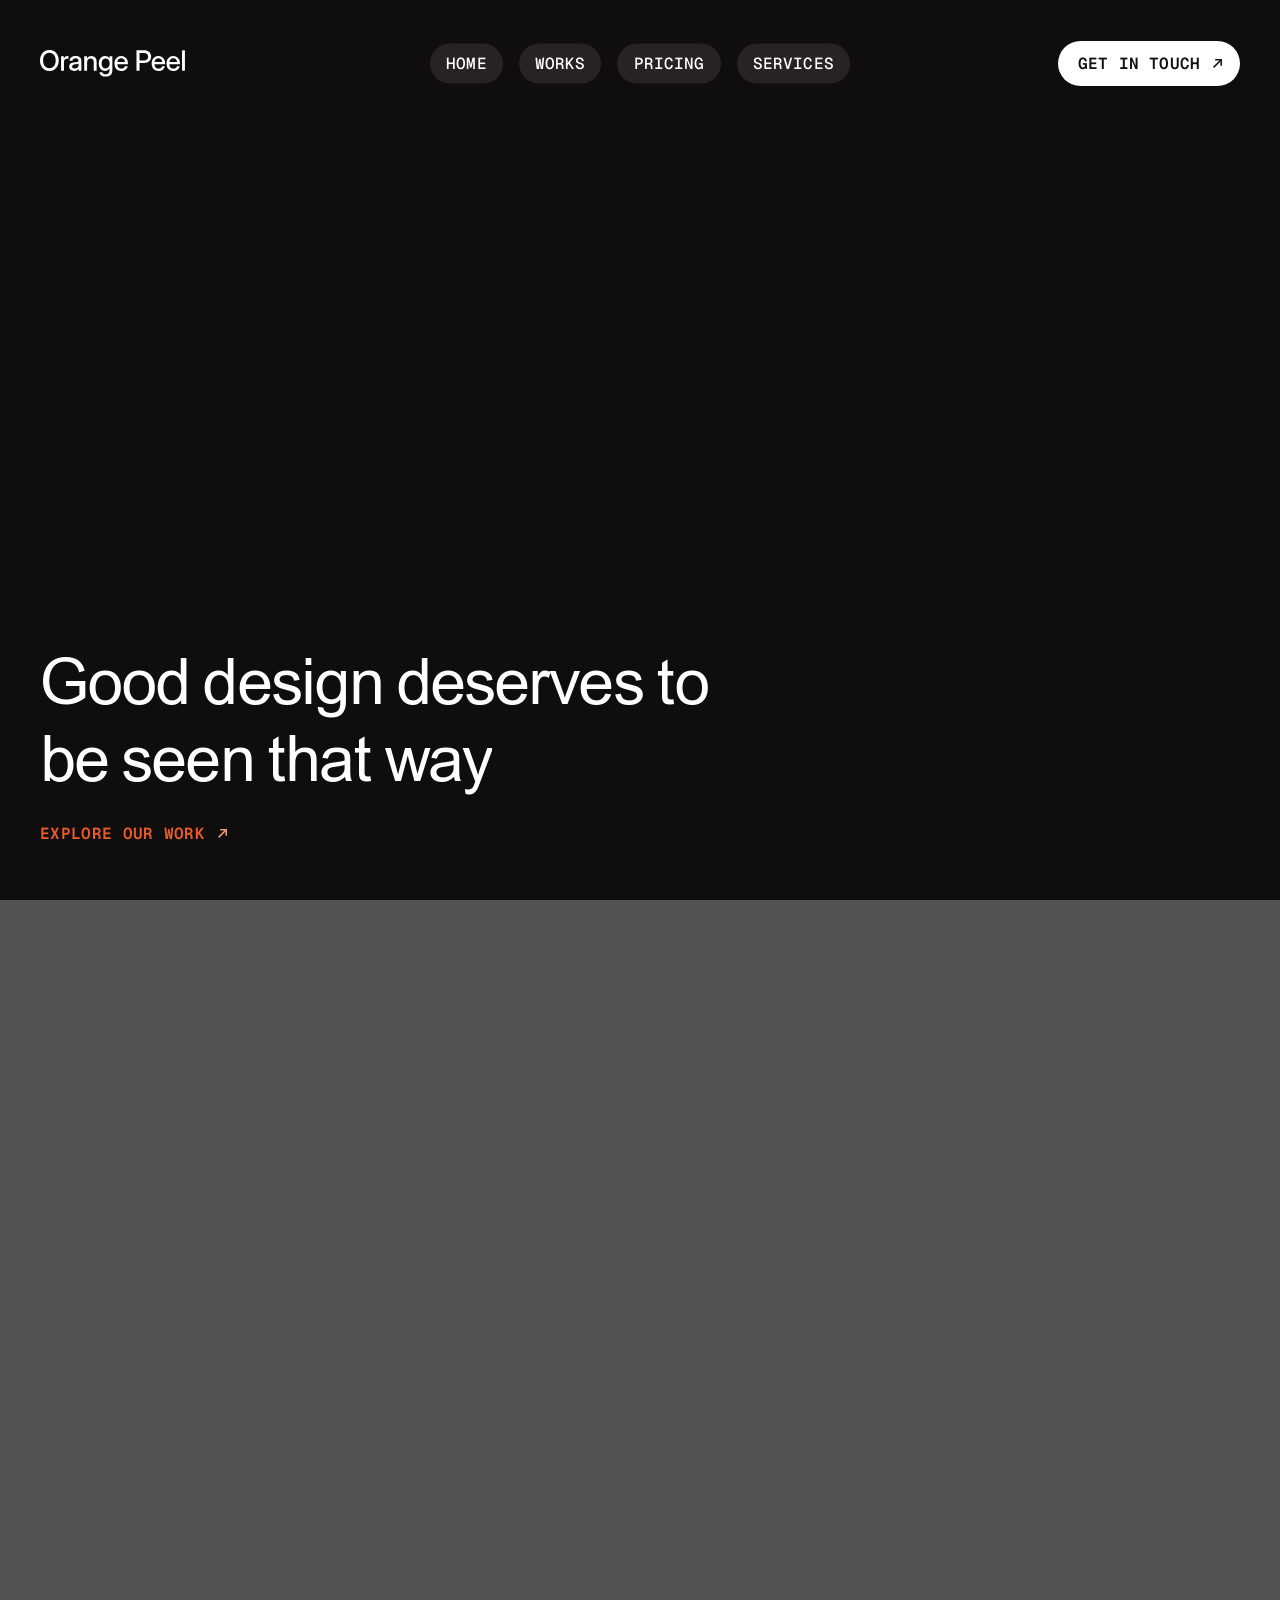
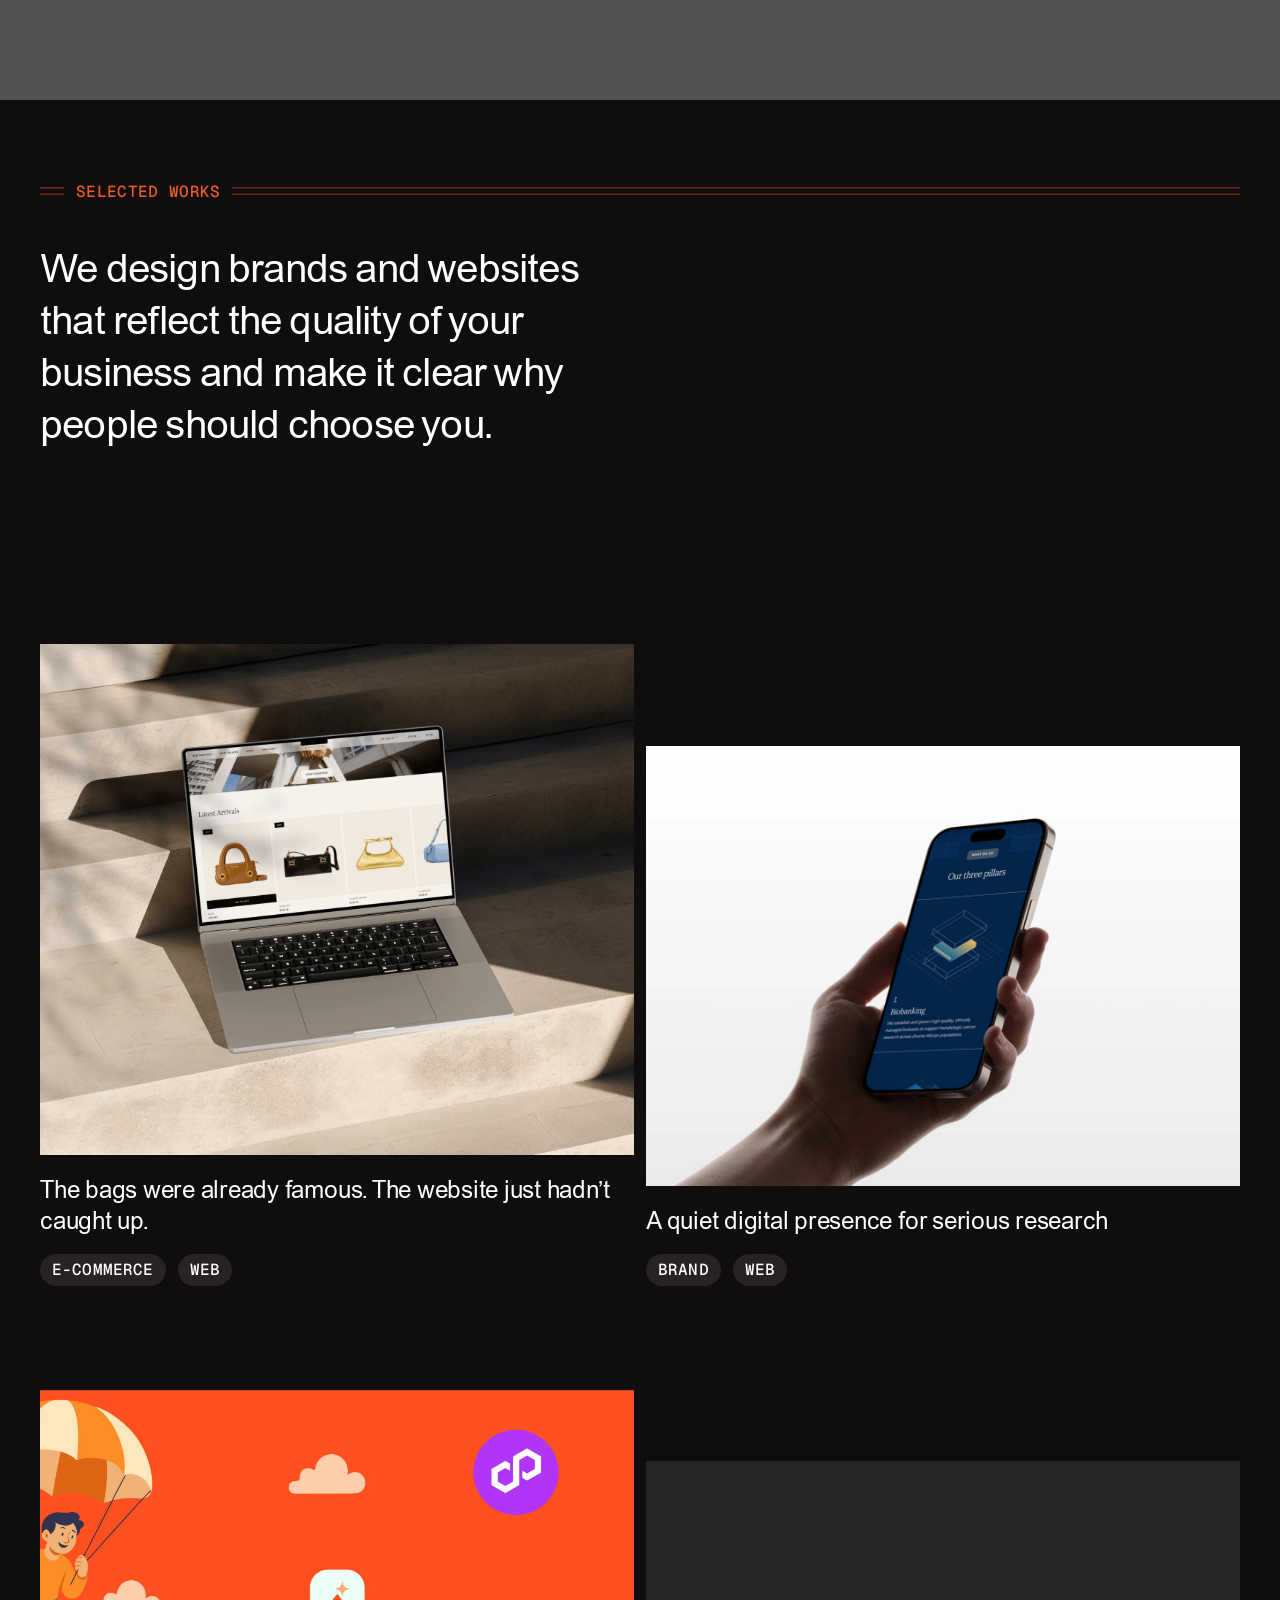
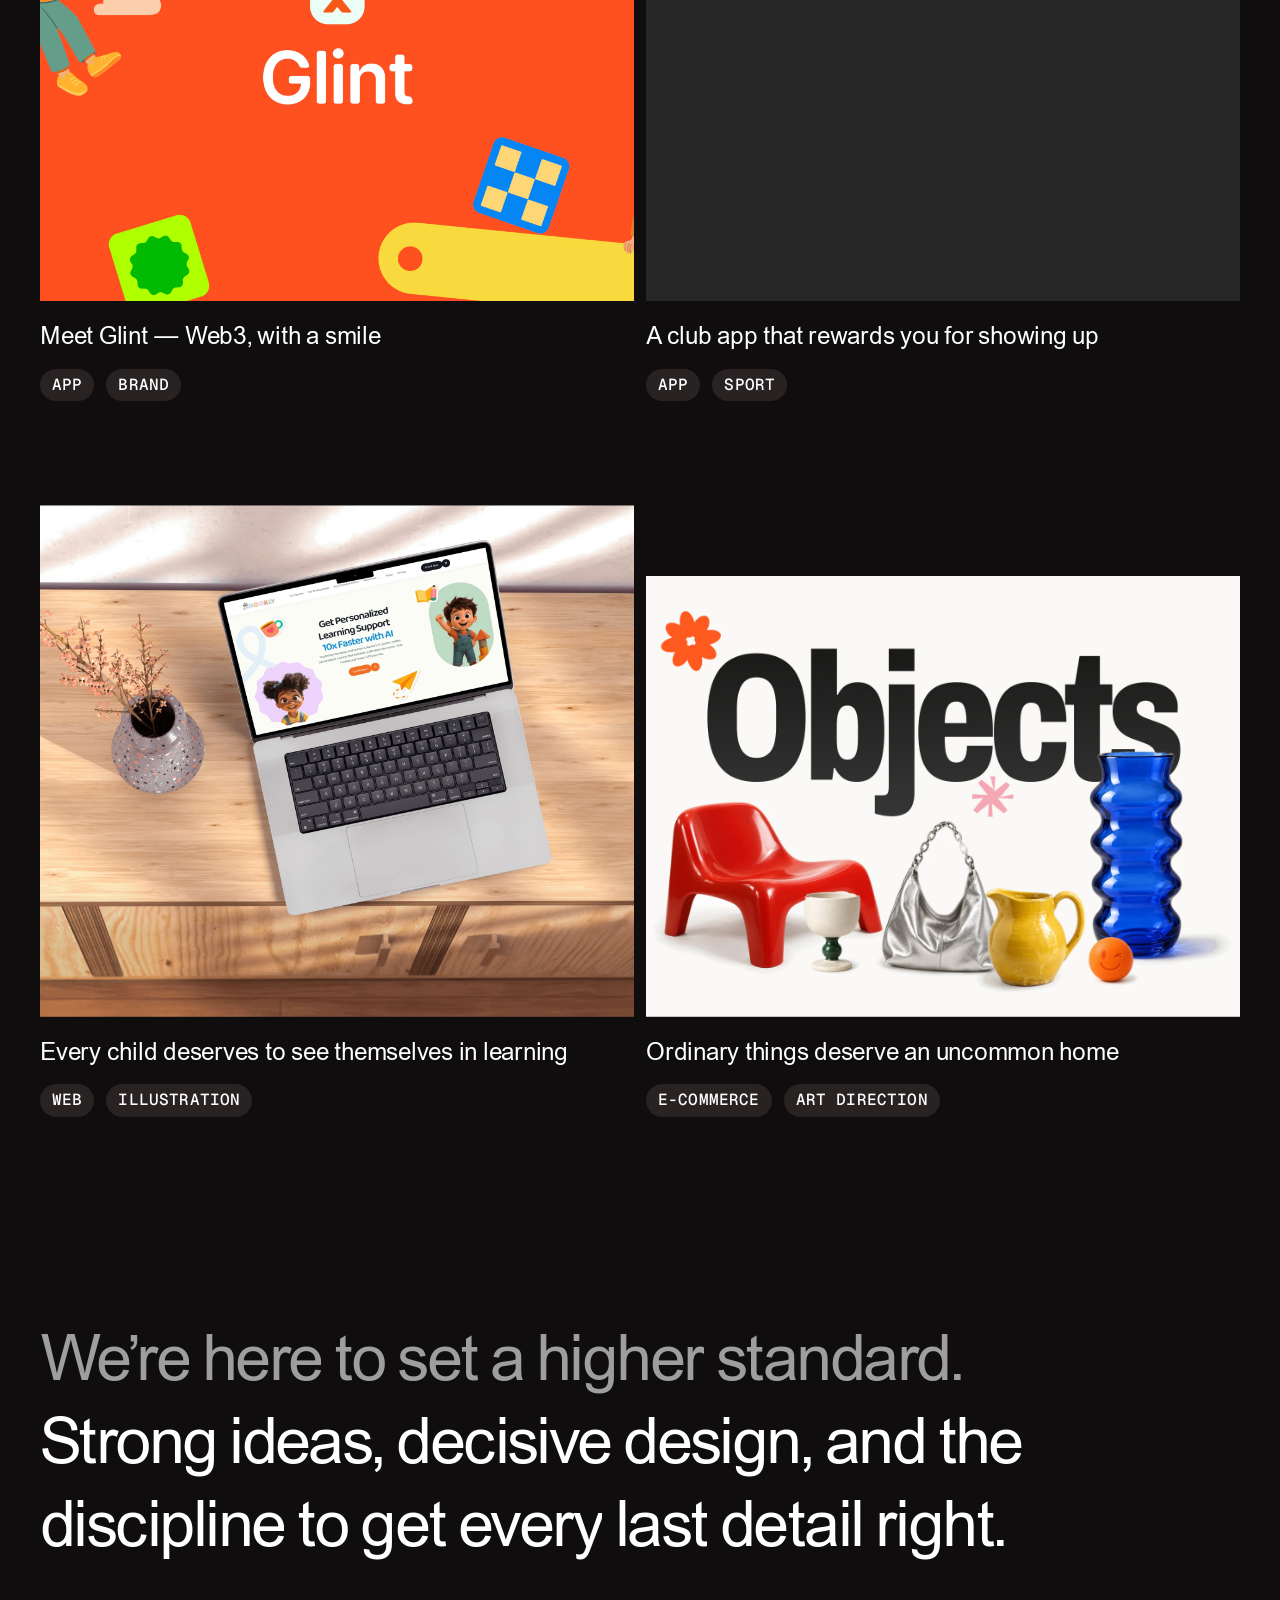
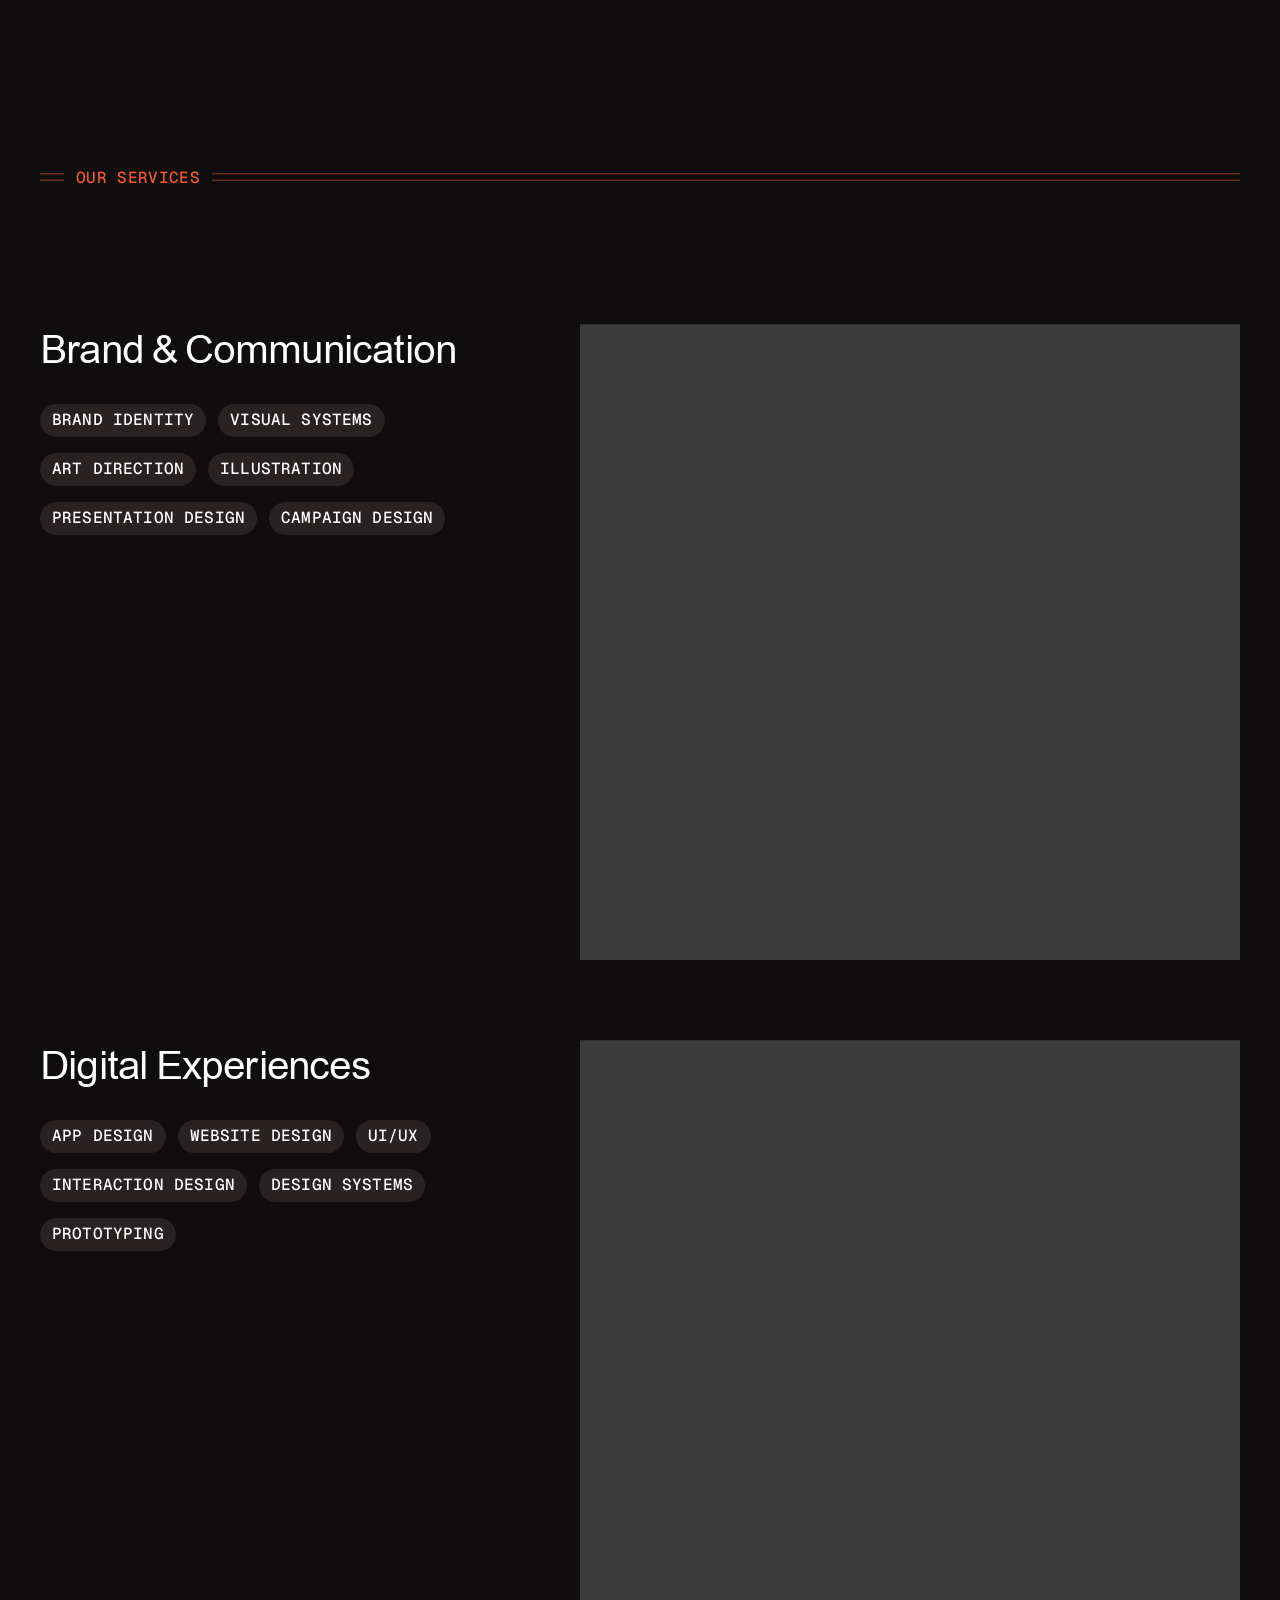
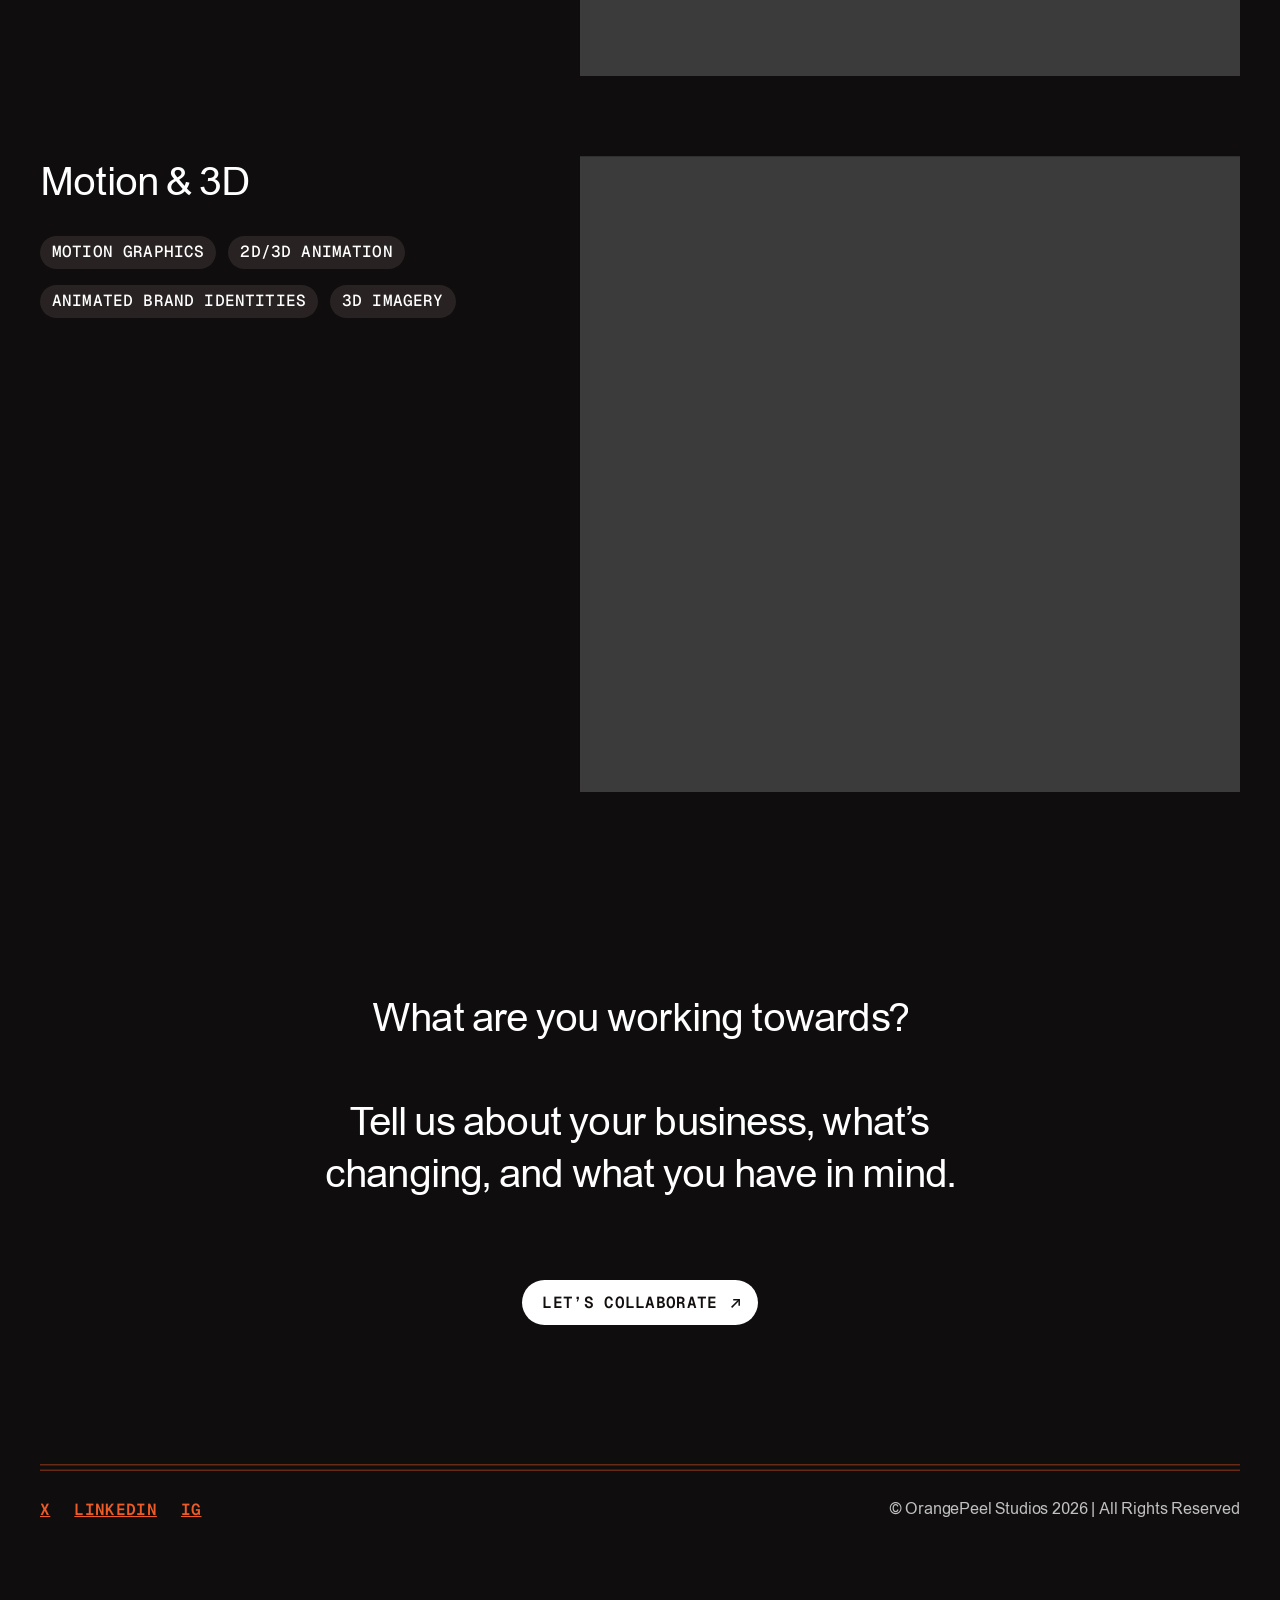
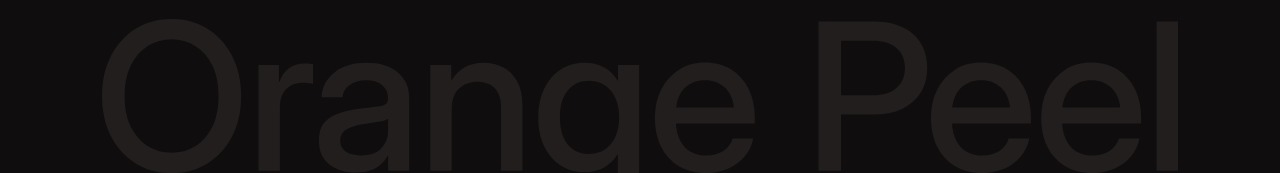
<file: index.html>
<!doctype html>
<html lang="en">
<head>
  <meta charset="utf-8">
  <meta name="viewport" content="width=device-width, initial-scale=1">
  <title>Studio</title>
  <link rel="icon" href="assets/favicon.svg" type="image/svg+xml">
  <link rel="icon" href="assets/favicon-32.png" sizes="32x32" type="image/png">
  <link rel="icon" href="assets/favicon-192.png" sizes="192x192" type="image/png">
  <link rel="apple-touch-icon" href="assets/apple-touch-icon.png">
  <link rel="preconnect" href="https://fonts.googleapis.com">
  <link rel="preconnect" href="https://fonts.gstatic.com" crossorigin>
  <link href="https://fonts.googleapis.com/css2?family=Geist+Mono:wght@500;600&family=Nanum+Myeongjo&family=Barlow:wght@500&family=Baloo+2:wght@600&display=swap" rel="stylesheet">
  <script>
    // Turn on scroll-in motion (motion.js) unless the visitor prefers reduced motion;
    // if motion.js never loads, show everything anyway after a moment
    if (!matchMedia("(prefers-reduced-motion: reduce)").matches) {
      document.documentElement.classList.add("motion");
      setTimeout(function () { if (!window.siteMotion) document.documentElement.classList.remove("motion"); }, 3000);
    }
  </script>
  <link rel="preload" href="assets/fonts/ABCAreal-Regular.woff2" as="font" type="font/woff2" crossorigin>
  <link rel="preload" href="assets/fonts/ABCAreal-Medium.woff2" as="font" type="font/woff2" crossorigin>
  <link rel="stylesheet" href="styles.css?v=53">
</head>
<body>
  <main class="hero">
    <header class="site-header">
      <a class="site-logo" href="#" aria-label="Orange Peel home"><img src="assets/logo-orange-peel.svg?v=2" width="145" height="27" alt="Orange Peel"></a>
      <nav class="nav" aria-label="Primary">
        <a class="nav__link" href="#" aria-current="page">Home</a>
        <a class="nav__link" href="works.html">Works</a>
        <a class="nav__link" href="#pricing">Pricing</a>
        <a class="nav__link" href="#services">Services</a>
      </nav>
      <a class="cta" href="contact.html">
        <span>Get in touch</span>
        <img src="assets/arrow-top-right-dark.svg" width="20" height="20" alt="">
      </a>
      <button class="menu-toggle" type="button" aria-label="Open menu" aria-expanded="false" aria-controls="mobile-menu">
        <svg class="menu-icon" width="32" height="32" viewBox="0 0 32 32" aria-hidden="true"><g class="menu-icon__turn menu-icon__turn--top"><path class="menu-icon__bar menu-icon__bar--top" d="M7.18 9.6H24.82"/></g><path class="menu-icon__bar menu-icon__bar--mid" d="M7.18 16H24.82"/><g class="menu-icon__turn menu-icon__turn--bottom"><path class="menu-icon__bar menu-icon__bar--bottom" d="M7.18 22.4H24.82"/></g></svg>
      </button>
    </header>

    <div class="mobile-menu" id="mobile-menu">
      <nav class="mobile-menu__links" aria-label="Menu">
        <a class="mobile-menu__link" href="#" aria-current="page">Home</a>
        <a class="mobile-menu__link" href="works.html">Works</a>
        <a class="mobile-menu__link" href="#pricing">Pricing</a>
        <a class="mobile-menu__link" href="#services">Services</a>
      </nav>
      <a class="cta mobile-menu__cta" href="contact.html">
        <span>Get in touch</span>
        <img src="assets/arrow-top-right-dark.svg" width="20" height="20" alt="">
      </a>
    </div>

    <div class="hero__content">
      <h1 class="hero__title">Good design deserves to be seen that way</h1>
      <a class="hero__link" href="#projects">
        <span>Explore our work</span>
        <img src="assets/arrow-top-right-orange.svg" width="20" height="20" alt="">
      </a>
    </div>
  </main>

  <!-- Video placeholder (Figma "Wireframe - 3"). To add the video, replace the
       placeholder div with e.g.:
       <video src="assets/showreel.mp4" autoplay muted loop playsinline></video> -->
  <section class="video-section" aria-label="Showreel">
    <div class="video-section__placeholder" aria-hidden="true"></div>
  </section>

  <!-- Selected works (Figma "Wireframe - 4"). Card media are placeholders:
       put an <img> inside each .work-card__media when project imagery is ready. -->
  <section class="works" id="projects">
    <div class="section-label">
      <img class="section-label__rule" src="assets/section-rule-short.svg" width="24" height="7.5" alt="">
      <h2 class="section-label__text">Selected works</h2>
      <img class="section-label__rule section-label__rule--fill" src="assets/section-rule-long.svg" width="1197" height="7.5" alt="">
    </div>

    <p class="works__intro">We design brands and websites that reflect the quality of your business and make it clear why people should choose you.</p>

    <div class="works__grid">
      <a class="work-card" href="#work/monazeni">
        <div class="work-card__media"><img src="assets/work/monazeni-hero.webp" alt="The redesigned Monazeni website on a laptop" loading="lazy"></div>
        <div class="work-card__meta">
          <h3 class="work-card__title">The bags were already famous. The website just hadn’t caught up.</h3>
          <ul class="tags"><li class="tag">E-commerce</li><li class="tag">Web</li></ul>
        </div>
      </a>
      <a class="work-card" href="#work/claremont-amani">
        <div class="work-card__media work-card__media--short"><img src="assets/work/claremont-cover.webp" alt="A hand holding a phone showing the Claremont-Amani website" loading="lazy"></div>
        <div class="work-card__meta">
          <h3 class="work-card__title">A quiet digital presence for serious research</h3>
          <ul class="tags"><li class="tag">Brand</li><li class="tag">Web</li></ul>
        </div>
      </a>

      <a class="work-card" href="#work/glint">
        <div class="work-card__media"><img src="assets/work/glint-cover.webp" alt="Glint title illustration: the Glint logo surrounded by crypto icons and characters" loading="lazy"></div>
        <div class="work-card__meta">
          <h3 class="work-card__title">Meet Glint — Web3, with a smile</h3>
          <ul class="tags"><li class="tag">App</li><li class="tag">Brand</li></ul>
        </div>
      </a>
      <a class="work-card" href="#work/sporting-lagos">
        <div class="work-card__media work-card__media--short"></div>
        <div class="work-card__meta">
          <h3 class="work-card__title">A club app that rewards you for showing up</h3>
          <ul class="tags"><li class="tag">App</li><li class="tag">Sport</li></ul>
        </div>
      </a>

      <a class="work-card" href="#work/nookly">
        <div class="work-card__media"><img src="assets/work/nookly-hero.webp" alt="The Nookly website on a laptop on a wooden desk" loading="lazy"></div>
        <div class="work-card__meta">
          <h3 class="work-card__title">Every child deserves to see themselves in learning</h3>
          <ul class="tags"><li class="tag">Web</li><li class="tag">Illustration</li></ul>
        </div>
      </a>
      <a class="work-card" href="#work/objects">
        <div class="work-card__media work-card__media--short"><img src="assets/work/objects-cover.webp?v=2" alt="The word “Objects” above a red lounge chair, a ceramic cup, a silver bag, a yellow pitcher, a blue glass vase and an orange smiley ball" loading="lazy"></div>
        <div class="work-card__meta">
          <h3 class="work-card__title">Ordinary things deserve an uncommon home</h3>
          <ul class="tags"><li class="tag">E-commerce</li><li class="tag">Art direction</li></ul>
        </div>
      </a>
    </div>
  </section>

  <!-- Statement (Figma "Wireframe - 5") -->
  <section class="statement" aria-label="Our standard">
    <div class="statement__text">
      <p class="statement__muted">We’re here to set a higher standard.</p>
      <p>Strong ideas, decisive design, and the discipline to get every last detail right.</p>
    </div>
  </section>

  <!-- Our services (Figma "Wireframe - 6"). Media boxes are placeholders:
       put an <img> or <video> inside each .service__media when ready. -->
  <section class="services" id="services">
    <div class="section-label">
      <img class="section-label__rule" src="assets/section-rule-short.svg" width="24" height="7.5" alt="">
      <h2 class="section-label__text">Our services</h2>
      <img class="section-label__rule section-label__rule--fill" src="assets/section-rule-long.svg" width="1197" height="7.5" alt="">
    </div>

    <div class="services__list">
      <article class="service">
        <div class="service__info">
          <h3 class="service__title">Brand &amp; Communication</h3>
          <ul class="tags">
            <li class="tag">Brand identity</li>
            <li class="tag">Visual systems</li>
            <li class="tag">Art direction</li>
            <li class="tag">Illustration</li>
            <li class="tag">Presentation design</li>
            <li class="tag">Campaign design</li>
          </ul>
        </div>
        <div class="service__media"></div>
      </article>

      <article class="service">
        <div class="service__info">
          <h3 class="service__title">Digital Experiences</h3>
          <ul class="tags">
            <li class="tag">App design</li>
            <li class="tag">Website design</li>
            <li class="tag">UI/UX</li>
            <li class="tag">Interaction design</li>
            <li class="tag">Design systems</li>
            <li class="tag">Prototyping</li>
          </ul>
        </div>
        <div class="service__media"></div>
      </article>

      <article class="service">
        <div class="service__info">
          <h3 class="service__title">Motion &amp; 3D</h3>
          <ul class="tags">
            <li class="tag">Motion graphics</li>
            <li class="tag">2D/3D animation</li>
            <li class="tag">Animated brand identities</li>
            <li class="tag">3D imagery</li>
          </ul>
        </div>
        <div class="service__media"></div>
      </article>
    </div>
  </section>

  <!-- Contact CTA (Figma "Wireframe - 7") -->
  <section class="contact" id="contact">
    <h2 class="contact__text">
      What are you working towards?<br><br>
      Tell us about your business, what’s changing, and what you have in mind.
    </h2>
    <a class="cta cta--wide" href="contact.html">
      <span>Let’s collaborate</span>
      <img src="assets/arrow-top-right-dark.svg" width="20" height="20" alt="">
    </a>
  </section>

  <!-- Footer (Figma "Wireframe - 8"). TODO: set the social profile URLs. -->
  <footer class="site-footer">
    <img class="site-footer__rule" src="assets/footer-rule.svg" width="1360" height="7.5" alt="">
    <div class="site-footer__bar">
      <ul class="social-links">
        <li><a href="#" aria-label="X (Twitter)">X</a></li>
        <li><a href="#">LinkedIn</a></li>
        <li><a href="#" aria-label="Instagram">IG</a></li>
      </ul>
      <p class="site-footer__legal">© OrangePeel Studios 2026 | All Rights Reserved</p>
    </div>
    <div class="site-footer__wordmark" aria-hidden="true"><img src="assets/footer-wordmark.svg" width="1211" height="220" alt="" loading="lazy"></div>
  </footer>
  <!-- Case study overlay. Opened by any link to #work/<slug>; content is
       rendered from the PROJECTS data in case-study.js. -->
  <div class="case-overlay" id="case-study" role="dialog" aria-modal="true" aria-labelledby="case-title" hidden>
    <button class="case-close" type="button" aria-label="Close case study">
      <span class="case-close__inner">
        <img src="assets/icon-close.svg" width="24" height="24" alt="">
      </span>
    </button>
    <article class="case-sheet"></article>
  </div>

  <script src="motion.js?v=3" defer></script>
  <script src="menu.js?v=4" defer></script>
  <script src="case-study.js?v=65" defer></script>
</body>
</html>
</file>
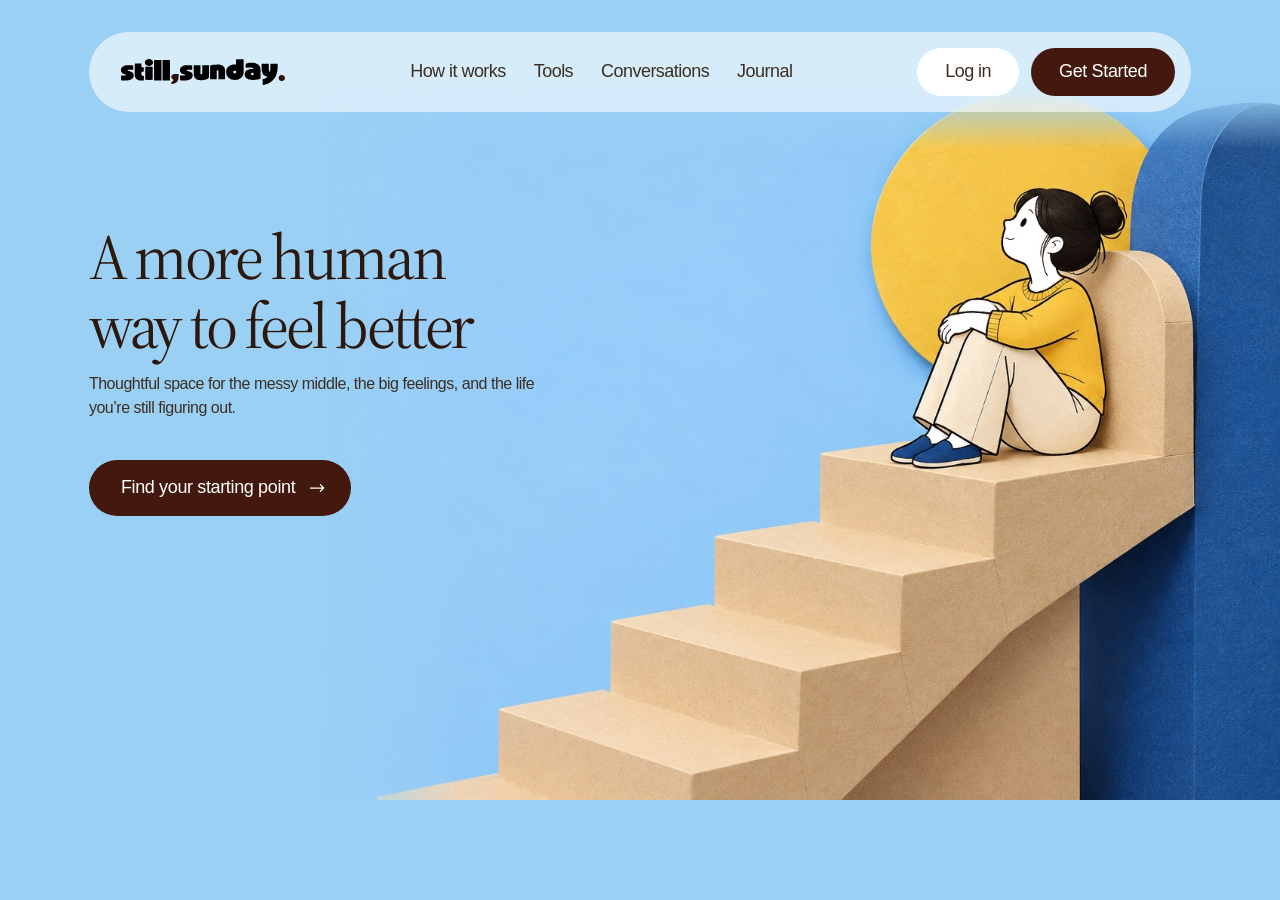
<file: hallway/index.html>
<!doctype html>
<html lang="en-GB">
<head>
  <meta charset="utf-8">
  <meta name="viewport" content="width=device-width, initial-scale=1">
  <title>still, sunday. — A more human way to feel better</title>
  <meta name="description" content="Thoughtful space for the messy middle, the big feelings, and the life you're still figuring out. A design concept.">
  <meta name="theme-color" content="#9BD0F5">
  <link rel="preconnect" href="https://fonts.googleapis.com">
  <link rel="preconnect" href="https://fonts.gstatic.com" crossorigin>
  <link href="https://fonts.googleapis.com/css2?family=Source+Serif+4:opsz,wght@8..60,400&display=swap" rel="stylesheet">
  <link rel="preload" as="image" href="img/hero-rest.jpg" fetchpriority="high">
  <link rel="stylesheet" href="css/hallway.css">
</head>
<body>
<a class="skip-link" href="#main">Skip to content</a>

<!-- Hero, from Figma "Hallway — Hero art", frame 3:6 (1440×900). Art: node 5:2, generated in Figma. -->
<div class="hero">
  <header class="site-nav">
    <a class="logo" href="./" aria-label="still, sunday. Home">
      <img src="img/logo-still-sunday.svg" width="236" height="38" alt="">
    </a>

    <nav class="nav-links" aria-label="Main">
      <ul>
        <li><a href="#how-it-works">How it works</a></li>
        <li><a href="#tools">Tools</a></li>
        <li><a href="#conversations">Conversations</a></li>
        <li><a href="#journal">Journal</a></li>
      </ul>
    </nav>

    <div class="nav-actions">
      <a class="nav-login" href="#log-in">Log in</a>
      <a class="nav-cta" href="#start">Get Started</a>
    </div>

    <button class="menu-btn" type="button" aria-expanded="false" aria-controls="mobile-menu">
      <span class="menu-icon" aria-hidden="true"></span>
      <span class="menu-label">Menu</span>
    </button>
  </header>

  <div class="mobile-menu" id="mobile-menu" hidden>
    <nav aria-label="Main">
      <ul>
        <li><a href="#how-it-works">How it works</a></li>
        <li><a href="#tools">Tools</a></li>
        <li><a href="#conversations">Conversations</a></li>
        <li><a href="#journal">Journal</a></li>
      </ul>
    </nav>
    <div class="mobile-menu-foot">
      <a class="cta" href="#start">
        <span>Get Started</span>
        <img src="img/arrow-right.svg" width="20" height="20" alt="">
      </a>
      <a class="mobile-login" href="#log-in">Log in</a>
      <a class="mobile-support" href="#support">Need urgent support? Find help now</a>
    </div>
  </div>

  <main id="main" class="hero-copy">
    <div class="hero-text">
      <h1>A more human way to feel better</h1>
      <p class="lede">Thoughtful space for the messy middle, the big feelings, and the life you’re still figuring out.</p>
    </div>
    <a class="cta" href="#start">
      <span>Find your starting point</span>
      <img src="img/arrow-right.svg" width="20" height="20" alt="">
    </a>
  </main>

  <div class="hero-art">
    <img src="img/hero-rest.jpg" width="1280" height="960" fetchpriority="high"
         alt="A drawn woman in a yellow jumper sits at the top of a staircase folded from paper, hugging her knees and looking up, with a yellow paper sun behind her.">
  </div>
</div>
<script src="js/nav.js"></script>
</body>
</html>
</file>
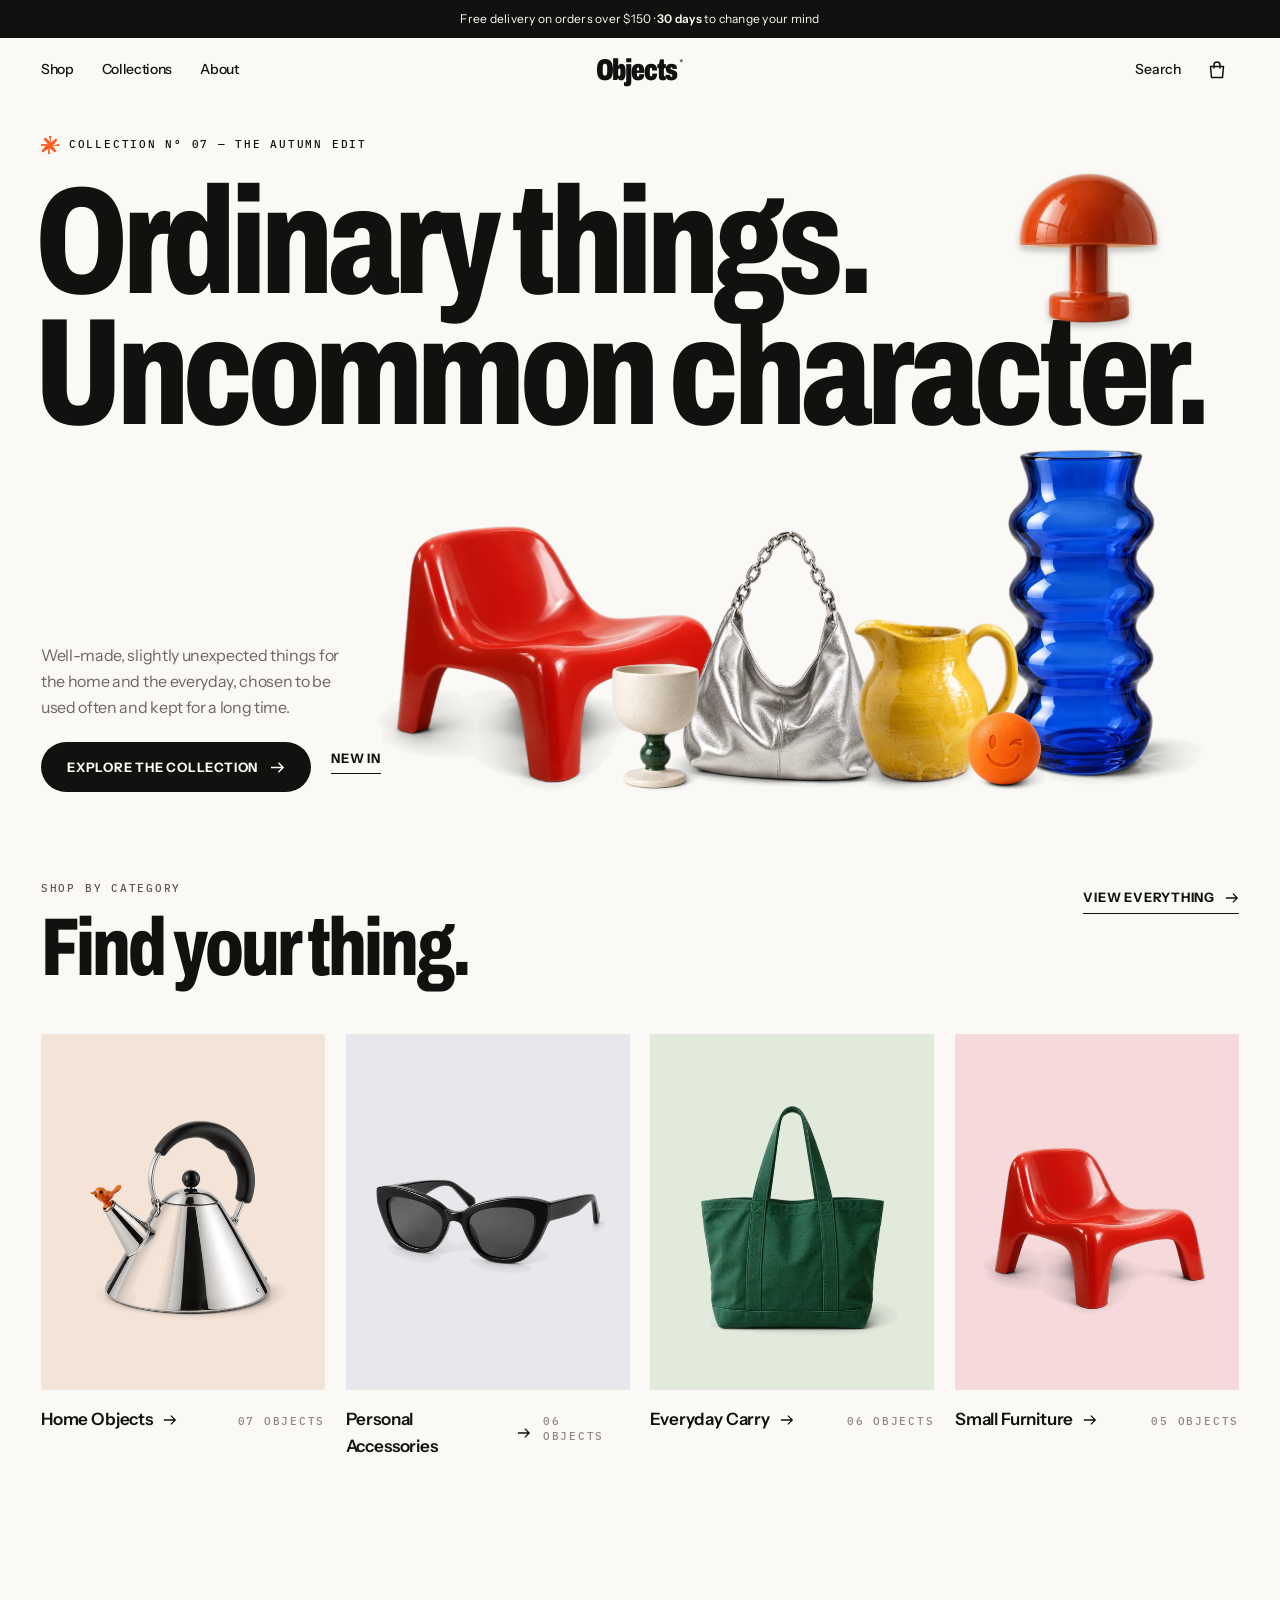
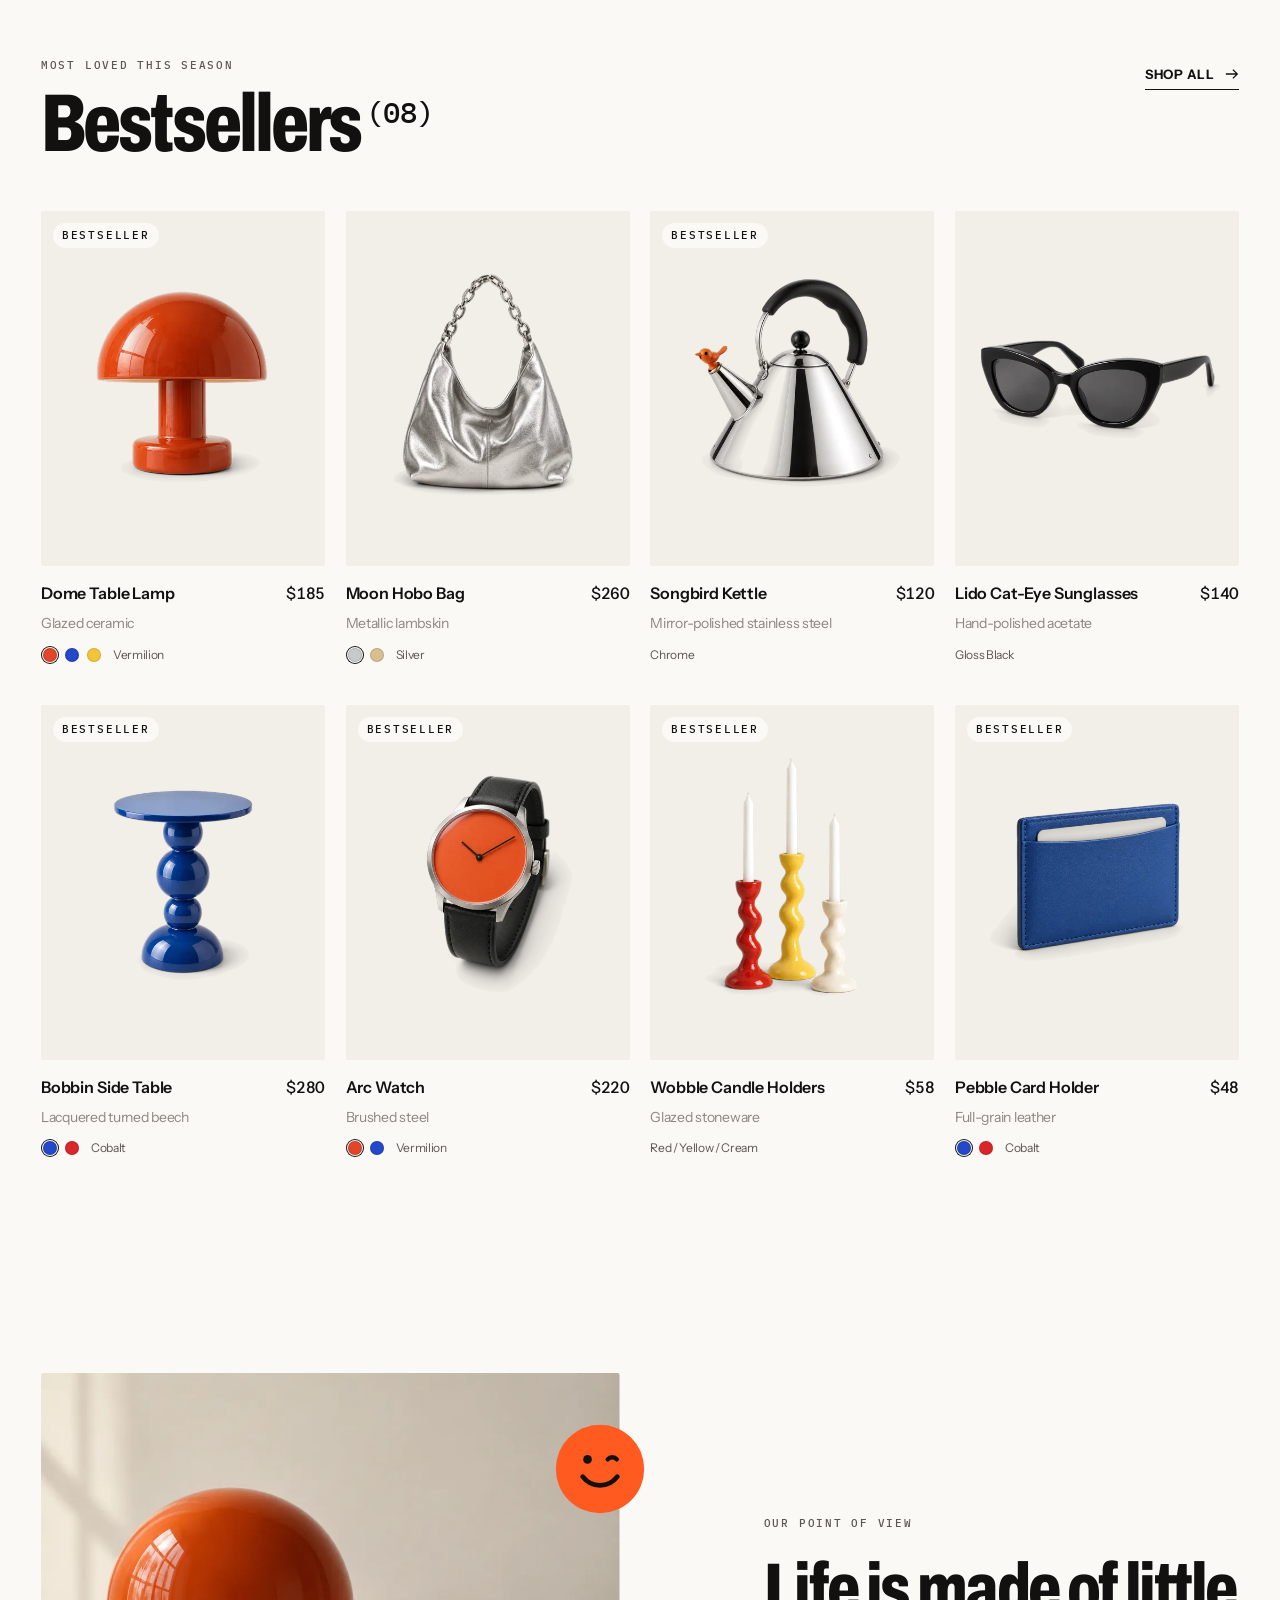
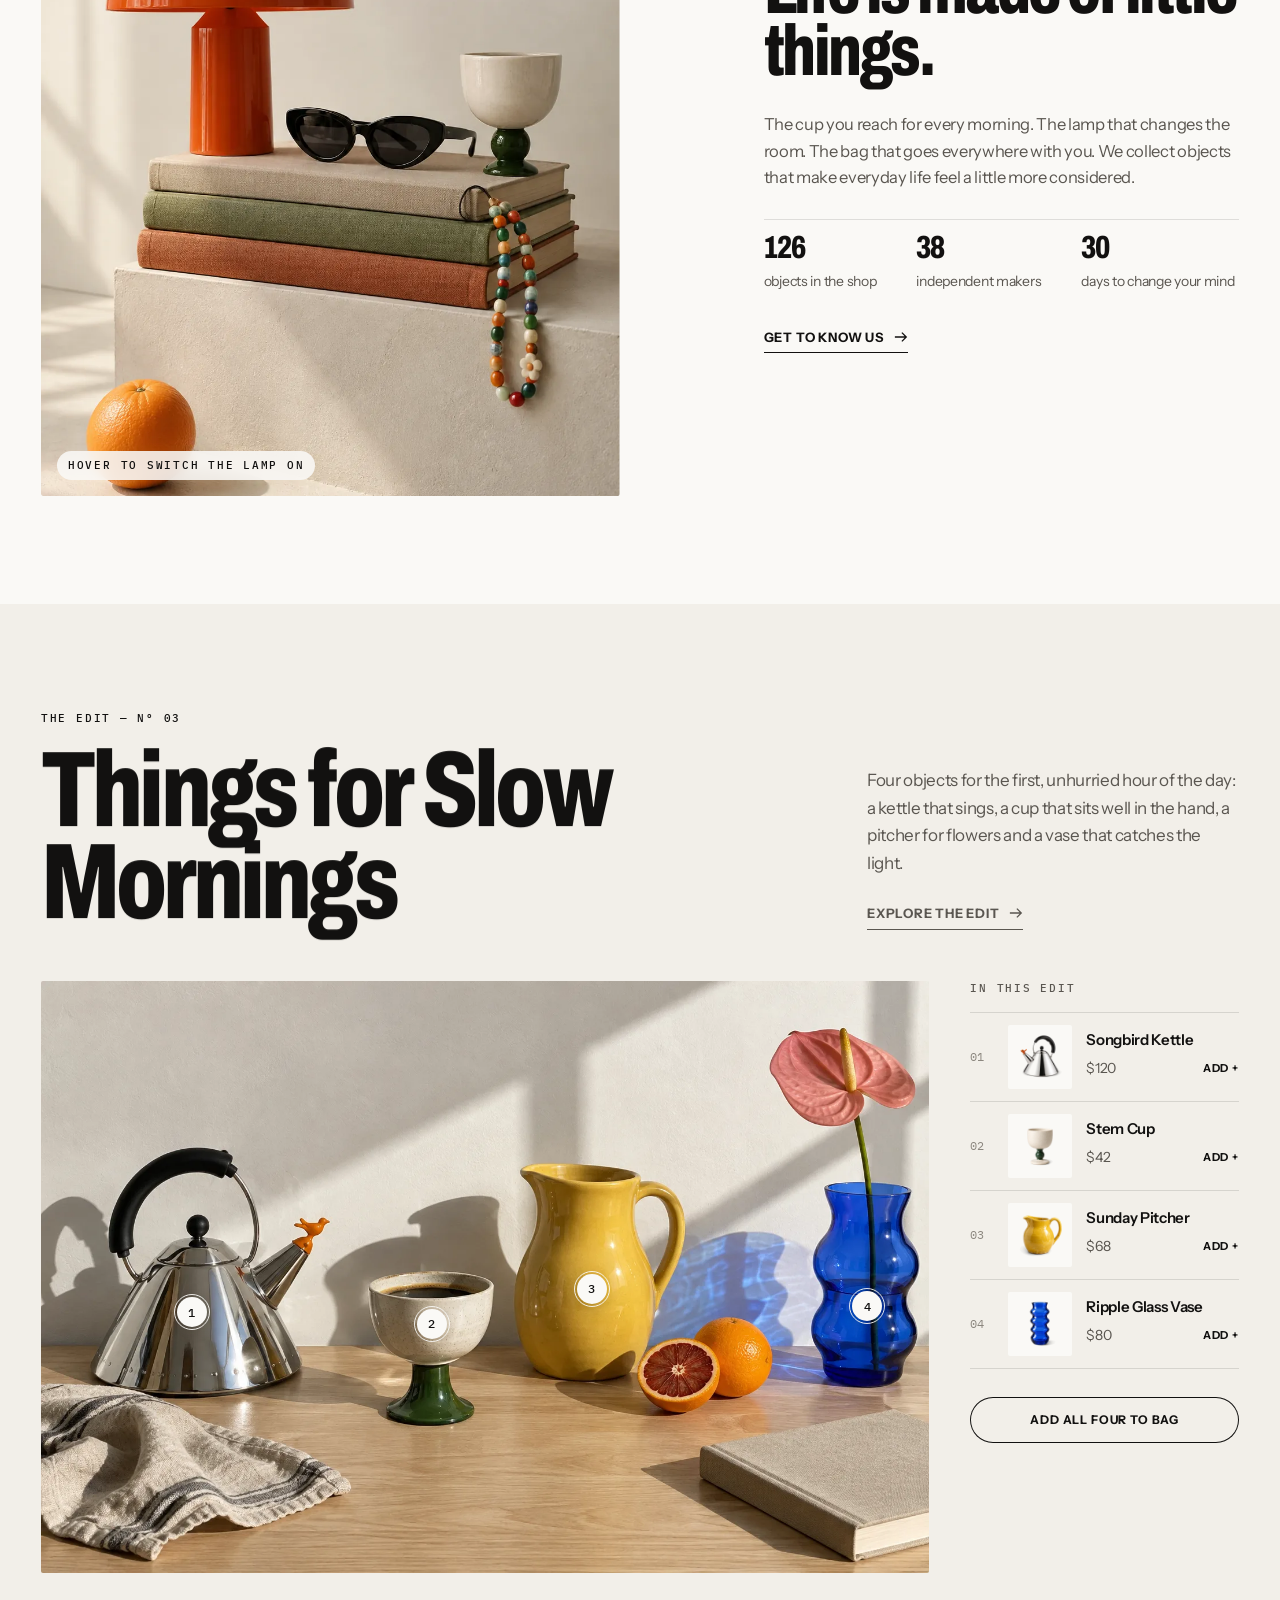
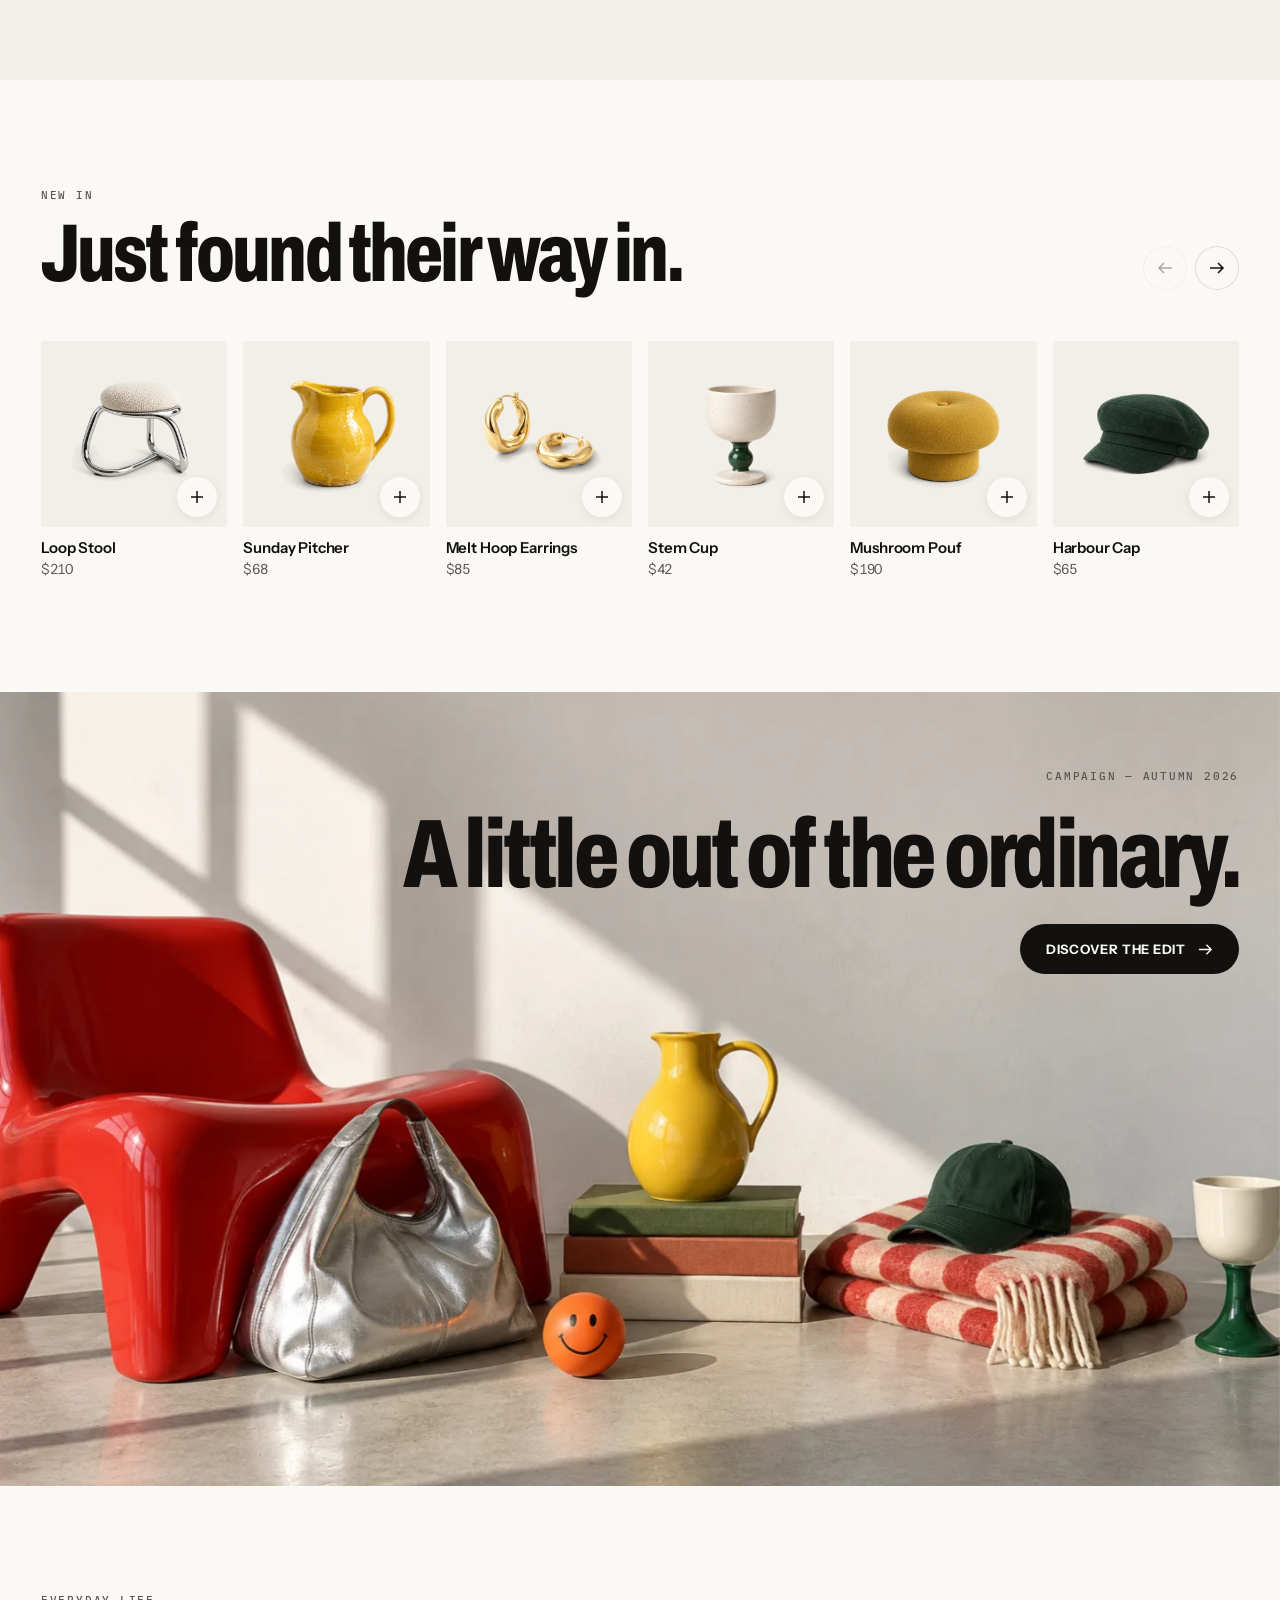
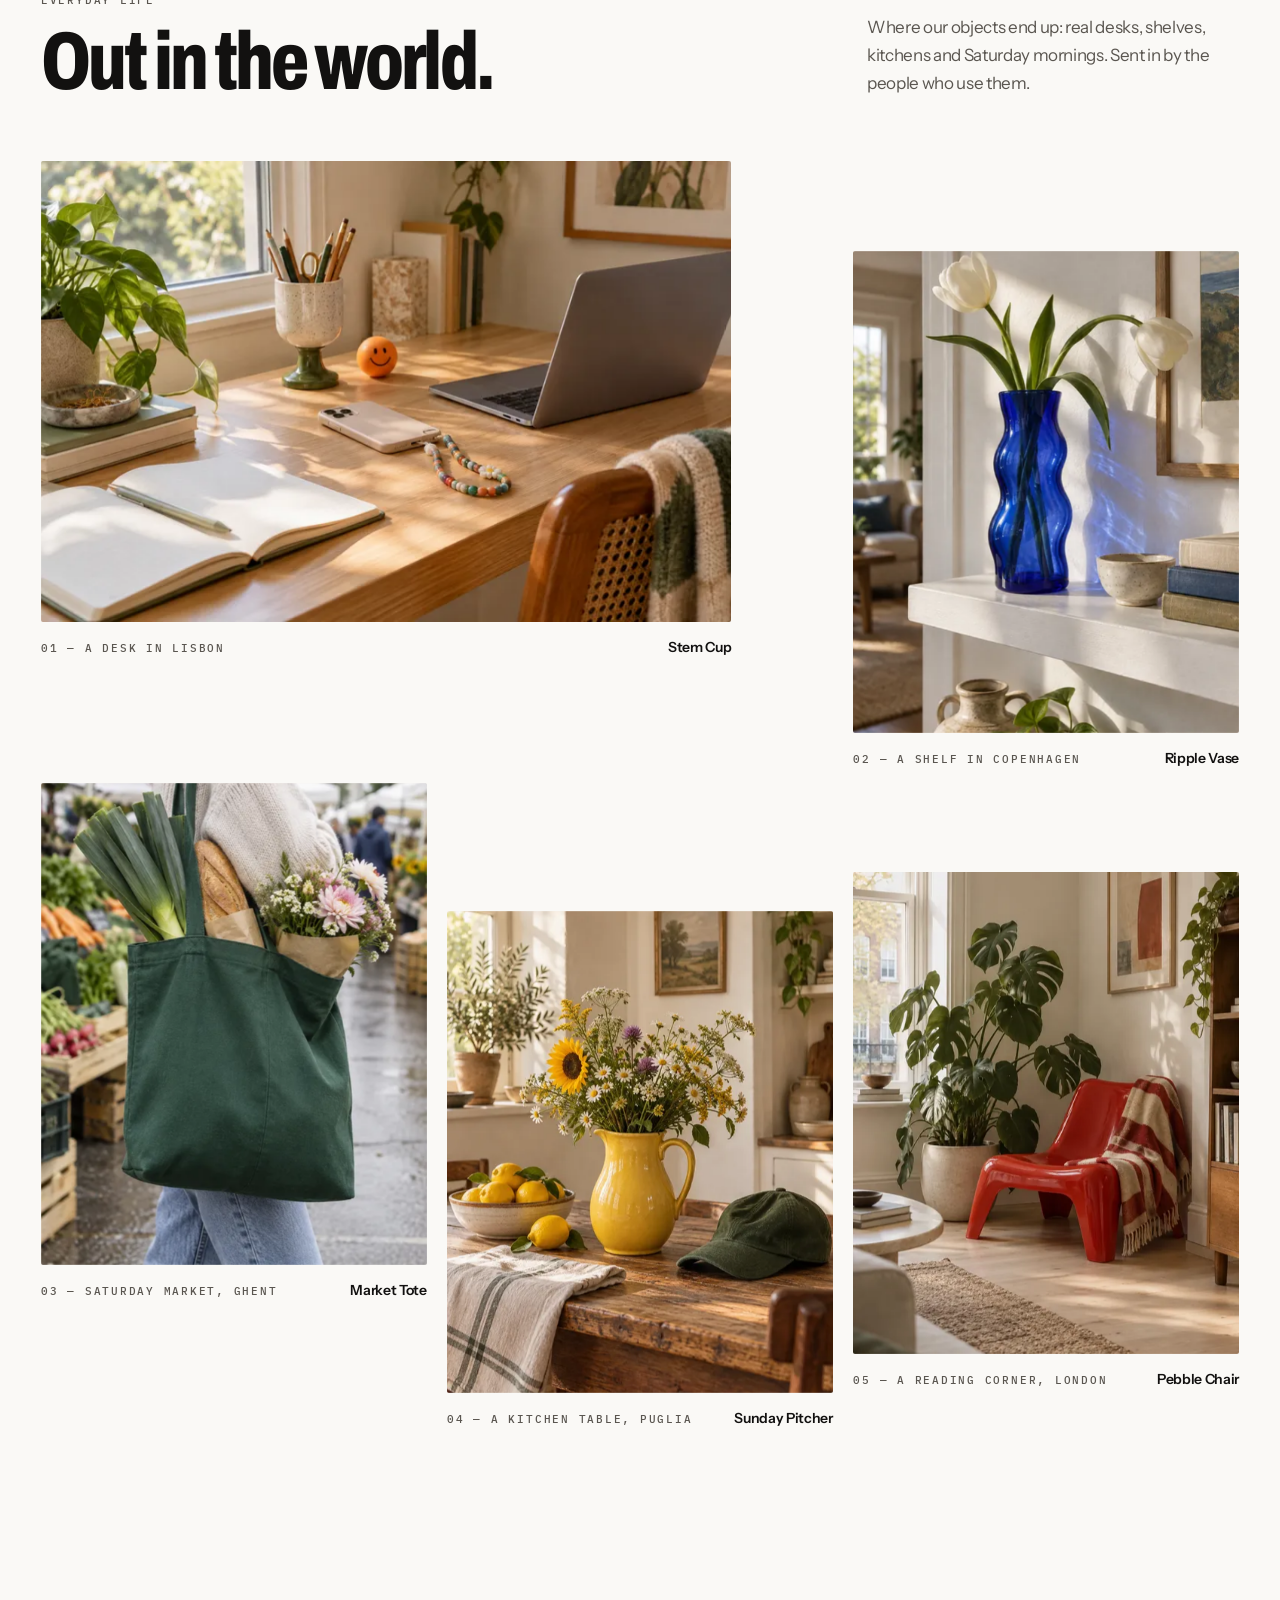
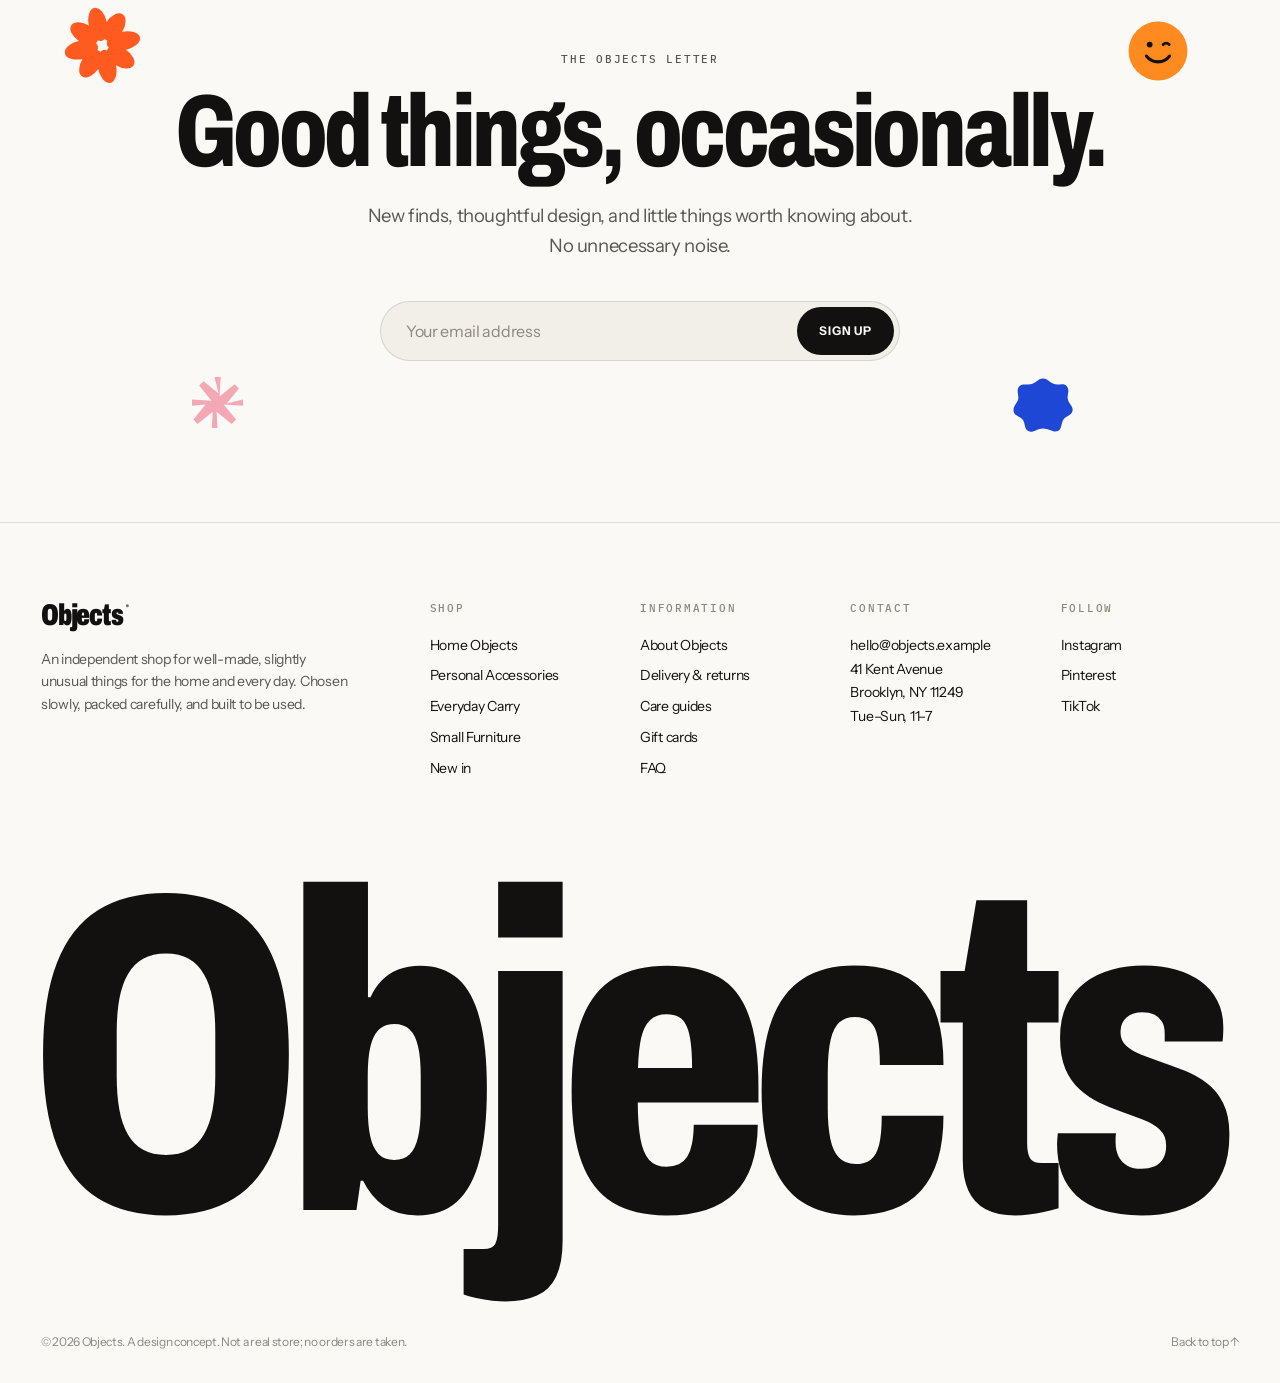
<file: objects/index.html>
<!doctype html>
<html lang="en">
<head>
  <meta charset="utf-8">
  <meta name="viewport" content="width=device-width, initial-scale=1">
  <title>Objects — Ordinary things. Uncommon character.</title>
  <meta name="description" content="Objects is an independent shop for well-made, slightly unusual things for the home and every day.">
  <meta name="theme-color" content="#FAF9F6">
  <link rel="icon" href="img/favicon.svg" type="image/svg+xml">
  <link rel="preconnect" href="https://fonts.googleapis.com">
  <link rel="preconnect" href="https://fonts.gstatic.com" crossorigin>
  <link href="https://fonts.googleapis.com/css2?family=Archivo:wdth,wght@62..125,500..900&family=IBM+Plex+Mono:wght@400;500&family=Instrument+Sans:wght@400..700&display=swap" rel="stylesheet">
  <link rel="preload" as="image" href="img/chair-cut.webp">
  <link rel="stylesheet" href="css/objects.css?v=2">
  <script>document.documentElement.classList.add('js')</script>
</head>
<body>
<a class="skip-link" href="#main">Skip to content</a>

<!-- icon sprite -->
<svg width="0" height="0" style="position:absolute" aria-hidden="true">
  <symbol id="i-arrow" viewBox="0 0 16 16"><path d="M1 8h13M9 3l5 5-5 5" fill="none" stroke="currentColor" stroke-width="1.5"/></symbol>
  <symbol id="i-arrow-l" viewBox="0 0 16 16"><path d="M15 8H2M7 3 2 8l5 5" fill="none" stroke="currentColor" stroke-width="1.5"/></symbol>
  <symbol id="i-plus" viewBox="0 0 16 16"><path d="M8 2v12M2 8h12" fill="none" stroke="currentColor" stroke-width="1.5"/></symbol>
  <symbol id="i-minus" viewBox="0 0 16 16"><path d="M2 8h12" fill="none" stroke="currentColor" stroke-width="1.5"/></symbol>
  <symbol id="i-close" viewBox="0 0 20 20"><path d="m4 4 12 12M16 4 4 16" fill="none" stroke="currentColor" stroke-width="1.5"/></symbol>
  <symbol id="i-search" viewBox="0 0 20 20"><circle cx="8.5" cy="8.5" r="6" fill="none" stroke="currentColor" stroke-width="1.5"/><path d="m13 13 5 5" stroke="currentColor" stroke-width="1.5"/></symbol>
  <symbol id="i-bag" viewBox="0 0 20 20"><path d="M3.5 6.5h13l-1 11h-11z" fill="none" stroke="currentColor" stroke-width="1.5" stroke-linejoin="round"/><path d="M7 8.5V5a3 3 0 0 1 6 0v3.5" fill="none" stroke="currentColor" stroke-width="1.5"/></symbol>
  <symbol id="i-menu" viewBox="0 0 20 20"><path d="M2 7h16M2 13h16" stroke="currentColor" stroke-width="1.5"/></symbol>
  <symbol id="i-spark" viewBox="0 0 40 40"><path fill="currentColor" d="M17.6 0h4.8l-.9 15.2 11.8-9.6 3.4 3.4-9.6 11.8L40 17.6v4.8l-15.2-.9 9.6 11.8-3.4 3.4-11.8-9.6.9 15.9h-4.8l.9-15.9-11.8 9.6-3.4-3.4 9.6-11.8L0 22.4v-4.8l15.2.9L5.6 6.7 9 3.3l11.8 9.6z"/></symbol>
</svg>

<div class="announce">Free delivery on orders over $150 · <strong>30 days</strong> to change your mind</div>

<header class="site-header" id="top">
  <div class="wrap site-header__inner">
    <div style="display:flex;align-items:center;gap:8px">
      <button class="icon-btn menu-toggle" type="button" data-open="menu" aria-label="Open menu" aria-haspopup="dialog">
        <svg aria-hidden="true"><use href="#i-menu"/></svg>
      </button>
      <nav class="nav" aria-label="Primary">
        <a href="shop.html">Shop</a>
        <a href="shop.html">Collections</a>
        <a href="about.html">About</a>
      </nav>
    </div>
    <a class="wordmark" href="index.html" aria-label="Objects, home">Objects<sup aria-hidden="true">®</sup></a>
    <div class="header-actions">
      <button class="text-btn" type="button" data-open="search" aria-haspopup="dialog">Search</button>
      <button class="icon-btn menu-toggle" type="button" data-open="search" aria-label="Search" aria-haspopup="dialog">
        <svg aria-hidden="true"><use href="#i-search"/></svg>
      </button>
      <button class="icon-btn" type="button" data-open="bag" aria-haspopup="dialog" aria-label="Shopping bag, 0 items" id="bag-button">
        <svg aria-hidden="true"><use href="#i-bag"/></svg>
        <span class="bag-count" data-bag-count aria-hidden="true">0</span>
      </button>
    </div>
  </div>
</header>

<main id="main">

  <!-- A. HERO ------------------------------------------------------------ -->
  <section class="hero" aria-labelledby="hero-title">
    <div class="wrap">
      <div class="hero__top" style="--d:0ms">
        <p class="label hero__label"><svg class="spark" aria-hidden="true"><use href="#i-spark"/></svg>Collection Nº 07 — The Autumn Edit</p>
        
      </div>

      <div class="hero__stage">
        <h1 class="display hero__title" id="hero-title">
          <span class="l1" style="--d:80ms">Ordinary things.</span>
          <span class="l2" style="--d:180ms">Uncommon character.</span>
        </h1>

        <div class="hero__objects">
          <a class="hero-obj hero-obj--lamp" href="#" data-qv="dome-lamp" style="--d:420ms" aria-label="Dome Table Lamp"><img src="img/lamp-solo.webp" alt="" width="651" height="700"></a>
          <a class="hero-obj hero-obj--kettle" href="#" data-qv="songbird-kettle" style="--d:500ms" aria-label="Songbird Kettle"><img src="img/kettle-cut.webp" alt="" width="824" height="829"></a>
          <a class="hero-obj hero-obj--chair" href="#" data-qv="pebble-chair" style="--d:300ms" aria-label="Pebble Lounge Chair"><img src="img/chair-cut.webp" alt="" width="900" height="667" fetchpriority="high"></a>
          <a class="hero-obj hero-obj--bag" href="#" data-qv="moon-hobo" style="--d:360ms" aria-label="Moon Hobo Bag"><img src="img/bag-cut.webp" alt="" width="724" height="892"></a>
          <a class="hero-obj hero-obj--jug" href="#" data-qv="sunday-pitcher" style="--d:440ms" aria-label="Sunday Pitcher"><img src="img/jug-cut.webp" alt="" width="900" height="773"></a>
          <a class="hero-obj hero-obj--vase" href="#" data-qv="ripple-vase" style="--d:520ms" aria-label="Ripple Glass Vase"><img src="img/vase-cut.webp" alt="" width="627" height="872"></a>
          <a class="hero-obj hero-obj--goblet" href="#" data-qv="stem-cup" style="--d:580ms" aria-label="Stem Cup"><img src="img/goblet-cut.webp" alt="" width="525" height="743"></a>
          <a class="hero-obj hero-obj--strap" href="#" data-qv="confetti-strap" style="--d:640ms" aria-label="Confetti Phone Strap"><img src="img/strap-cut.webp" alt="" width="445" height="900"></a>
          <a class="hero-obj hero-obj--ball" href="#" data-qv="wink-ball" style="--d:700ms" aria-label="Wink Desk Ball"><img src="img/ball-cut.webp" alt="" width="702" height="627"></a>
        </div>

        <div class="hero__foot" style="--d:360ms">
          <p class="hero__statement">Well-made, slightly unexpected things for the home and the everyday, chosen to be used often and kept for a long time.</p>
          <div class="hero__cta">
            <a class="btn" href="shop.html">Explore the collection <svg aria-hidden="true"><use href="#i-arrow"/></svg></a>
            <a class="link-arrow" href="#new">New in</a>
          </div>
        </div>
      </div>
    </div>
  </section>

  <!-- B. SHOP BY CATEGORY ------------------------------------------------- -->
  <section class="section section--tight" aria-labelledby="cat-title">
    <div class="wrap">
      <div class="section-head">
        <div>
          <span class="label">Shop by category</span>
          <h2 class="display h2" id="cat-title">Find your thing.</h2>
        </div>
        <a class="link-arrow" href="shop.html">View everything <svg aria-hidden="true"><use href="#i-arrow"/></svg></a>
      </div>
      <ul class="categories">
        <li class="reveal"><a class="cat" href="shop.html?c=home">
          <div class="cat__media" style="--tint:#F4E4D8"><img src="img/kettle-sm.webp" srcset="img/kettle-sm.webp 480w, img/kettle.webp 900w" sizes="(max-width:900px) 45vw, 22vw" alt="" loading="lazy" width="480" height="480"></div>
          <div class="cat__meta"><span class="cat__name">Home Objects <svg aria-hidden="true"><use href="#i-arrow"/></svg></span><span class="label cat__count" data-cat-count="home"></span></div>
        </a></li>
        <li class="reveal" style="--d:80ms"><a class="cat" href="shop.html?c=accessories">
          <div class="cat__media" style="--tint:#E6E8EC"><img src="img/sunglasses-sm.webp" srcset="img/sunglasses-sm.webp 480w, img/sunglasses.webp 900w" sizes="(max-width:900px) 45vw, 22vw" alt="" loading="lazy" width="480" height="480"></div>
          <div class="cat__meta"><span class="cat__name">Personal Accessories <svg aria-hidden="true"><use href="#i-arrow"/></svg></span><span class="label cat__count" data-cat-count="accessories"></span></div>
        </a></li>
        <li class="reveal" style="--d:160ms"><a class="cat" href="shop.html?c=carry">
          <div class="cat__media" style="--tint:#E2EADC"><img src="img/tote-sm.webp" srcset="img/tote-sm.webp 480w, img/tote.webp 900w" sizes="(max-width:900px) 45vw, 22vw" alt="" loading="lazy" width="480" height="480"></div>
          <div class="cat__meta"><span class="cat__name">Everyday Carry <svg aria-hidden="true"><use href="#i-arrow"/></svg></span><span class="label cat__count" data-cat-count="carry"></span></div>
        </a></li>
        <li class="reveal" style="--d:240ms"><a class="cat" href="shop.html?c=furniture">
          <div class="cat__media" style="--tint:#F6D9DB"><img src="img/chair-sm.webp" srcset="img/chair-sm.webp 480w, img/chair.webp 900w" sizes="(max-width:900px) 45vw, 22vw" alt="" loading="lazy" width="480" height="480"></div>
          <div class="cat__meta"><span class="cat__name">Small Furniture <svg aria-hidden="true"><use href="#i-arrow"/></svg></span><span class="label cat__count" data-cat-count="furniture"></span></div>
        </a></li>
      </ul>
    </div>
  </section>

  <!-- C. BESTSELLERS ------------------------------------------------------- -->
  <section class="section section--tight" aria-labelledby="best-title">
    <div class="wrap">
      <div class="section-head">
        <div>
          <span class="label">Most loved this season</span>
          <h2 class="display h2" id="best-title">Bestsellers<span class="count">(08)</span></h2>
        </div>
        <a class="link-arrow" href="shop.html">Shop all <svg aria-hidden="true"><use href="#i-arrow"/></svg></a>
      </div>
      <ul class="grid-products" data-products="dome-lamp,moon-hobo,songbird-kettle,lido-sunglasses,bobbin-table,arc-watch,wobble-candles,pebble-card"></ul>
    </div>
  </section>

  <!-- D. BRAND STORY ------------------------------------------------------- -->
  <section class="section" id="story" aria-labelledby="story-title">
    <div class="wrap story">
      <figure class="story__media reveal">
        <div class="daynight" data-daynight tabindex="0" aria-label="The same still life by day and at night. Hover or focus to see it at night.">
          <img class="daynight__day" src="img/story-sm.webp" srcset="img/story-sm.webp 512w, img/story.webp 1024w" sizes="(max-width:900px) 92vw, 46vw" alt="A still life of a vermilion dome lamp on a stack of cloth-bound books, with black sunglasses, a cream stem cup and a beaded strap." loading="lazy" width="1024" height="1536">
          <img class="daynight__night" src="img/story-night-sm.webp" srcset="img/story-night-sm.webp 512w, img/story-night.webp 1024w" sizes="(max-width:900px) 92vw, 46vw" alt="The same still life at night, lit only by the dome lamp." loading="lazy" width="1024" height="1536">
          <span class="label daynight__hint" aria-hidden="true"><span class="daynight__hint-hover">Hover to switch the lamp on</span><span class="daynight__hint-drag">Drag to switch the lamp on</span></span>
          <div class="daynight__handle" role="slider" tabindex="0" aria-label="Night and day divider" aria-valuemin="0" aria-valuemax="100" aria-valuenow="100" aria-valuetext="Day">
            <span class="daynight__knob" aria-hidden="true"><svg viewBox="0 0 16 16"><path d="M6 3 1 8l5 5M10 3l5 5-5 5" fill="none" stroke="currentColor" stroke-width="1.5"/></svg></span>
          </div>
        </div>
        <svg class="story__sticker" viewBox="0 0 100 100" aria-hidden="true"><circle cx="50" cy="50" r="46" fill="currentColor"/><circle cx="37" cy="40" r="4.5" fill="#121110"/><path d="M58 40c2.5-3 7-3 9.5 0" stroke="#121110" stroke-width="4.5" fill="none" stroke-linecap="round"/><path d="M32 58c9 12 27 12 36 0" stroke="#121110" stroke-width="5" fill="none" stroke-linecap="round"/></svg>
      </figure>
      <div class="story__copy reveal" style="--d:120ms">
        <span class="label muted">Our point of view</span>
        <h2 class="display h2" id="story-title">Life is made of little things.</h2>
        <p>The cup you reach for every morning. The lamp that changes the room. The bag that goes everywhere with you. We collect objects that make everyday life feel a little more considered.</p>
        <dl class="story__facts">
          <div><dt>126</dt><dd>objects in the shop</dd></div>
          <div><dt>38</dt><dd>independent makers</dd></div>
          <div><dt>30</dt><dd>days to change your mind</dd></div>
        </dl>
        <a class="link-arrow" href="about.html">Get to know us <svg aria-hidden="true"><use href="#i-arrow"/></svg></a>
      </div>
    </div>
  </section>

  <!-- E. THE CURATED EDIT -------------------------------------------------- -->
  <section class="section edit" id="edit" aria-labelledby="edit-title">
    <div class="wrap">
      <div class="edit__head">
        <div class="title">
          <span class="label">The Edit — Nº 03</span>
          <h2 class="display h2" id="edit-title">Things for Slow Mornings</h2>
        </div>
        <div class="intro">
          <p>Four objects for the first, unhurried hour of the day: a kettle that sings, a cup that sits well in the hand, a pitcher for flowers and a vase that catches the light.</p>
          <a class="link-arrow" href="shop.html?c=home">Explore the edit <svg aria-hidden="true"><use href="#i-arrow"/></svg></a>
        </div>
      </div>
      <div class="edit__body">
        <figure class="edit__figure reveal" data-hotspots>
          <img src="img/edit-mornings-sm.webp" srcset="img/edit-mornings-sm.webp 768w, img/edit-mornings.webp 1536w" sizes="(max-width:1024px) 92vw, 70vw" alt="Morning still life on an oak table in bright sun: a chrome kettle with an orange bird whistle, a cream stem cup of coffee, a yellow pitcher, blood oranges and a cobalt glass vase holding a pink anthurium." loading="lazy" width="1536" height="1024">
          <button class="hotspot" type="button" style="--x:17%;--y:56%" data-spot="songbird-kettle" aria-expanded="false" aria-label="1: Songbird Kettle"><span class="hotspot__dot" aria-hidden="true">1</span></button>
          <button class="hotspot" type="button" style="--x:44%;--y:58%" data-spot="stem-cup" aria-expanded="false" aria-label="2: Stem Cup"><span class="hotspot__dot" aria-hidden="true">2</span></button>
          <button class="hotspot" type="button" style="--x:62%;--y:52%" data-spot="sunday-pitcher" aria-expanded="false" aria-label="3: Sunday Pitcher"><span class="hotspot__dot" aria-hidden="true">3</span></button>
          <button class="hotspot" type="button" style="--x:93%;--y:55%" data-spot="ripple-vase" aria-expanded="false" aria-label="4: Ripple Glass Vase"><span class="hotspot__dot" aria-hidden="true">4</span></button>
        </figure>
        <div class="edit__list">
          <p class="label muted" style="margin-bottom:12px">In this edit</p>
          <ol data-edit-list="songbird-kettle,stem-cup,sunday-pitcher,ripple-vase"></ol>
          <p class="edit__more"><button class="btn btn--sm btn--ghost btn--block" type="button" data-add-edit>Add all four to bag</button></p>
        </div>
      </div>
    </div>
  </section>

  <!-- F. NEW ARRIVALS ------------------------------------------------------ -->
  <section class="section" id="new" aria-labelledby="new-title">
    <div class="wrap">
      <div class="section-head">
        <div>
          <span class="label">New in</span>
          <h2 class="display h2" id="new-title">Just found their way in.</h2>
        </div>
        <div class="scroller-nav" aria-label="Scroll new arrivals">
          <button type="button" data-scroll="-1" aria-label="Previous"><svg aria-hidden="true"><use href="#i-arrow-l"/></svg></button>
          <button type="button" data-scroll="1" aria-label="Next"><svg aria-hidden="true"><use href="#i-arrow"/></svg></button>
        </div>
      </div>
      <ul class="row-scroller" data-mini="loop-stool,sunday-pitcher,hoop-earrings,stem-cup,mushroom-pouf,harbour-cap,canteen-bottle,confetti-strap,market-tote,wink-ball" tabindex="0" aria-label="New arrivals"></ul>
    </div>
  </section>

  <!-- G. CAMPAIGN ---------------------------------------------------------- -->
  <section class="campaign" aria-labelledby="campaign-title">
    <img src="img/campaign-sm.webp" srcset="img/campaign-sm.webp 768w, img/campaign.webp 1536w" sizes="100vw" alt="Campaign still life: a glossy red lounge chair, a silver hobo bag, a yellow pitcher on a stack of books, a striped wool blanket, a green cap, an orange smiley ball and a stem cup." loading="lazy" width="1536" height="1024" data-parallax>
    <div class="campaign__copy">
      <span class="label">Campaign — Autumn 2026</span>
      <h2 class="display h2" id="campaign-title">A little out of the ordinary.</h2>
      <a class="btn" href="shop.html">Discover the edit <svg aria-hidden="true"><use href="#i-arrow"/></svg></a>
    </div>
  </section>

  <!-- H. EVERYDAY LIFE ----------------------------------------------------- -->
  <section class="section" aria-labelledby="life-title">
    <div class="wrap">
      <div class="gallery-head">
        <div>
          <span class="label">Everyday life</span>
          <h2 class="display h2" id="life-title">Out in the world.</h2>
        </div>
        <p>Where our objects end up: real desks, shelves, kitchens and Saturday mornings. Sent in by the people who use them.</p>
      </div>
      <div class="gallery">
        <figure class="moment moment--a reveal">
          <div class="moment__media"><img src="img/life-desk-sm.webp" srcset="img/life-desk-sm.webp 768w, img/life-desk.webp 1536w" sizes="(max-width:900px) 92vw, 56vw" alt="A sunny oak desk with a stem cup full of pencils, a beaded phone strap and an orange desk ball." loading="lazy" width="1536" height="1024"></div>
          <figcaption><span class="label">01 — A desk in Lisbon</span><a href="#" data-qv="stem-cup">Stem Cup</a></figcaption>
        </figure>
        <figure class="moment moment--b reveal" style="--d:120ms">
          <div class="moment__media"><img src="img/life-vase-sm.webp" srcset="img/life-vase-sm.webp 512w, img/life-vase.webp 1024w" sizes="(max-width:900px) 64vw, 30vw" alt="A cobalt glass vase of white tulips on a white shelf, casting blue light on the wall." loading="lazy" width="1024" height="1536"></div>
          <figcaption><span class="label">02 — A shelf in Copenhagen</span><a href="#" data-qv="ripple-vase">Ripple Vase</a></figcaption>
        </figure>
        <figure class="moment moment--c reveal">
          <div class="moment__media"><img src="img/life-tote-sm.webp" srcset="img/life-tote-sm.webp 512w, img/life-tote.webp 1024w" sizes="(max-width:900px) 64vw, 30vw" alt="A green canvas tote full of leeks, bread and flowers, carried through a market." loading="lazy" width="1024" height="1536"></div>
          <figcaption><span class="label">03 — Saturday market, Ghent</span><a href="#" data-qv="market-tote">Market Tote</a></figcaption>
        </figure>
        <figure class="moment moment--d reveal" style="--d:120ms">
          <div class="moment__media"><img src="img/life-jug-sm.webp" srcset="img/life-jug-sm.webp 512w, img/life-jug.webp 1024w" sizes="(max-width:900px) 80vw, 30vw" alt="A yellow pitcher of wild flowers on a farmhouse table beside lemons and a green cap." loading="lazy" width="1024" height="1536"></div>
          <figcaption><span class="label">04 — A kitchen table, Puglia</span><a href="#" data-qv="sunday-pitcher">Sunday Pitcher</a></figcaption>
        </figure>
        <figure class="moment moment--e reveal" style="--d:240ms">
          <div class="moment__media"><img src="img/life-chair-sm.webp" srcset="img/life-chair-sm.webp 512w, img/life-chair.webp 1024w" sizes="(max-width:900px) 80vw, 30vw" alt="A red lounge chair with a striped blanket in a bright living room corner beside a large plant." loading="lazy" width="1024" height="1536"></div>
          <figcaption><span class="label">05 — A reading corner, London</span><a href="#" data-qv="pebble-chair">Pebble Chair</a></figcaption>
        </figure>
      </div>
    </div>
  </section>

  <!-- I. NEWSLETTER -------------------------------------------------------- -->
  <section class="section newsletter" aria-labelledby="news-title">
    <svg class="deco deco--flower" viewBox="0 0 100 100" aria-hidden="true"><g fill="currentColor"><ellipse cx="50" cy="22" rx="12" ry="22"/><ellipse cx="50" cy="78" rx="12" ry="22"/><ellipse cx="22" cy="50" rx="22" ry="12"/><ellipse cx="78" cy="50" rx="22" ry="12"/><ellipse cx="30" cy="30" rx="12" ry="20" transform="rotate(-45 30 30)"/><ellipse cx="70" cy="70" rx="12" ry="20" transform="rotate(-45 70 70)"/><ellipse cx="70" cy="30" rx="12" ry="20" transform="rotate(45 70 30)"/><ellipse cx="30" cy="70" rx="12" ry="20" transform="rotate(45 30 70)"/></g></svg>
    <svg class="deco deco--smile" viewBox="0 0 100 100" aria-hidden="true"><circle cx="50" cy="50" r="46" fill="#FF8A1F"/><circle cx="37" cy="40" r="4.5" fill="#121110"/><path d="M58 40c2.5-3 7-3 9.5 0" stroke="#121110" stroke-width="4.5" fill="none" stroke-linecap="round"/><path d="M32 58c9 12 27 12 36 0" stroke="#121110" stroke-width="5" fill="none" stroke-linecap="round"/></svg>
    <svg class="deco deco--scallop" viewBox="0 0 100 100" aria-hidden="true"><path fill="currentColor" d="M50 4c8 0 12 8 19 9s15-3 19 4-1 13 1 20 9 11 7 18-10 7-14 13-2 15-9 18-13-4-23-4-16 8-23 4-4-12-9-18-13-6-14-13 5-12 7-18-3-14 1-20 12-3 19-4 11-9 19-9z"/></svg>
    <svg class="deco deco--asterisk" viewBox="0 0 40 40" aria-hidden="true"><use href="#i-spark"/></svg>
    <div class="wrap">
      <span class="label muted">The Objects letter</span>
      <h2 class="display h2" id="news-title" style="margin-top:18px">Good things, occasionally.</h2>
      <p>New finds, thoughtful design, and little things worth knowing about. No unnecessary noise.</p>
      <form class="signup" novalidate data-signup>
        <label class="visually-hidden" for="email">Email address</label>
        <input id="email" name="email" type="email" autocomplete="email" placeholder="Your email address" required aria-describedby="signup-msg">
        <button class="btn btn--sm" type="submit">Sign up</button>
      </form>
      <p class="signup-msg" id="signup-msg" role="status" aria-live="polite"></p>
    </div>
  </section>

</main>

<!-- J. FOOTER ---------------------------------------------------------- -->
<footer class="footer" id="footer-about">
  <div class="wrap">
    <div class="footer__grid">
      <div class="footer__brand">
        <a class="wordmark" href="index.html">Objects<sup aria-hidden="true">®</sup></a>
        <p>An independent shop for well-made, slightly unusual things for the home and every day. Chosen slowly, packed carefully, and built to be used.</p>
      </div>
      <div>
        <h3>Shop</h3>
        <ul>
          <li><a href="shop.html?c=home">Home Objects</a></li>
          <li><a href="shop.html?c=accessories">Personal Accessories</a></li>
          <li><a href="shop.html?c=carry">Everyday Carry</a></li>
          <li><a href="shop.html?c=furniture">Small Furniture</a></li>
          <li><a href="#new">New in</a></li>
        </ul>
      </div>
      <div>
        <h3>Information</h3>
        <ul>
          <li><a href="about.html">About Objects</a></li>
          <li><a href="#" data-info>Delivery &amp; returns</a></li>
          <li><a href="#" data-info>Care guides</a></li>
          <li><a href="#" data-info>Gift cards</a></li>
          <li><a href="#" data-info>FAQ</a></li>
        </ul>
      </div>
      <div>
        <h3>Contact</h3>
        <address>
          <a href="mailto:hello@objects.example">hello@objects.example</a><br>
          41 Kent Avenue<br>Brooklyn, NY 11249<br>
          Tue–Sun, 11–7
        </address>
      </div>
      <div>
        <h3>Follow</h3>
        <ul>
          <li><a href="#" data-info>Instagram</a></li>
          <li><a href="#" data-info>Pinterest</a></li>
          <li><a href="#" data-info>TikTok</a></li>
        </ul>
      </div>
    </div>
    <p class="display footer__mark" aria-hidden="true">Objects</p>
    <div class="footer__base">
      <span>© 2026 Objects. A design concept. Not a real store; no orders are taken.</span>
      <a href="#top">Back to top ↑</a>
    </div>
  </div>
</footer>

<!-- Dialogs ------------------------------------------------------------ -->
<dialog class="drawer" id="bag" aria-labelledby="bag-title">
  <div class="drawer__head">
    <h2 class="drawer__title" id="bag-title">Your bag <span class="muted" data-bag-label></span></h2>
    <button class="icon-btn" type="button" data-close aria-label="Close bag"><svg aria-hidden="true"><use href="#i-close"/></svg></button>
  </div>
  <div class="ship-bar" data-ship></div>
  <div class="drawer__body" data-bag-items></div>
  <div class="drawer__foot" data-bag-foot></div>
</dialog>

<dialog class="qv" id="qv" aria-labelledby="qv-name">
  <div class="qv__media"><img alt="" data-qv-img></div>
  <div class="qv__body" data-qv-body></div>
  <button class="icon-btn qv__close" type="button" data-close aria-label="Close product details"><svg aria-hidden="true"><use href="#i-close"/></svg></button>
</dialog>

<dialog class="search" id="search" aria-label="Search">
  <div class="wrap">
    <div class="search__bar">
      <svg aria-hidden="true"><use href="#i-search"/></svg>
      <label class="visually-hidden" for="q">Search objects</label>
      <input id="q" type="search" placeholder="Search lamps, bags, vases…" autocomplete="off" data-search-input>
      <button class="icon-btn" type="button" data-close aria-label="Close search"><svg aria-hidden="true"><use href="#i-close"/></svg></button>
    </div>
    <p class="search__hint" data-search-hint></p>
    <div class="search__results" data-search-results aria-live="polite"></div>
  </div>
</dialog>

<dialog class="menu" id="menu" aria-label="Menu">
  <div class="wrap" style="display:flex;flex-direction:column;height:100%">
    <div class="menu__head">
      <a class="wordmark" href="index.html">Objects<sup aria-hidden="true">®</sup></a>
      <button class="icon-btn" type="button" data-close aria-label="Close menu"><svg aria-hidden="true"><use href="#i-close"/></svg></button>
    </div>
    <nav class="menu__nav" aria-label="Mobile">
      <a href="shop.html" data-close-nav>Shop <span>24</span></a>
      <a href="shop.html" data-close-nav>Collections <span>24</span></a>
      <a href="about.html" data-close-nav>About</a>
    </nav>
    <div class="menu__cats">
      <a href="shop.html?c=home">Home Objects</a>
      <a href="shop.html?c=accessories">Personal Accessories</a>
      <a href="shop.html?c=carry">Everyday Carry</a>
      <a href="shop.html?c=furniture">Small Furniture</a>
    </div>
    <p class="menu__foot">Free delivery over $150 · hello@objects.example</p>
  </div>
</dialog>

<div class="toast" role="status" aria-live="polite" data-toast></div>

<script src="js/data.js?v=2"></script>
<script src="js/app.js?v=2"></script>
</body>
</html>
</file>
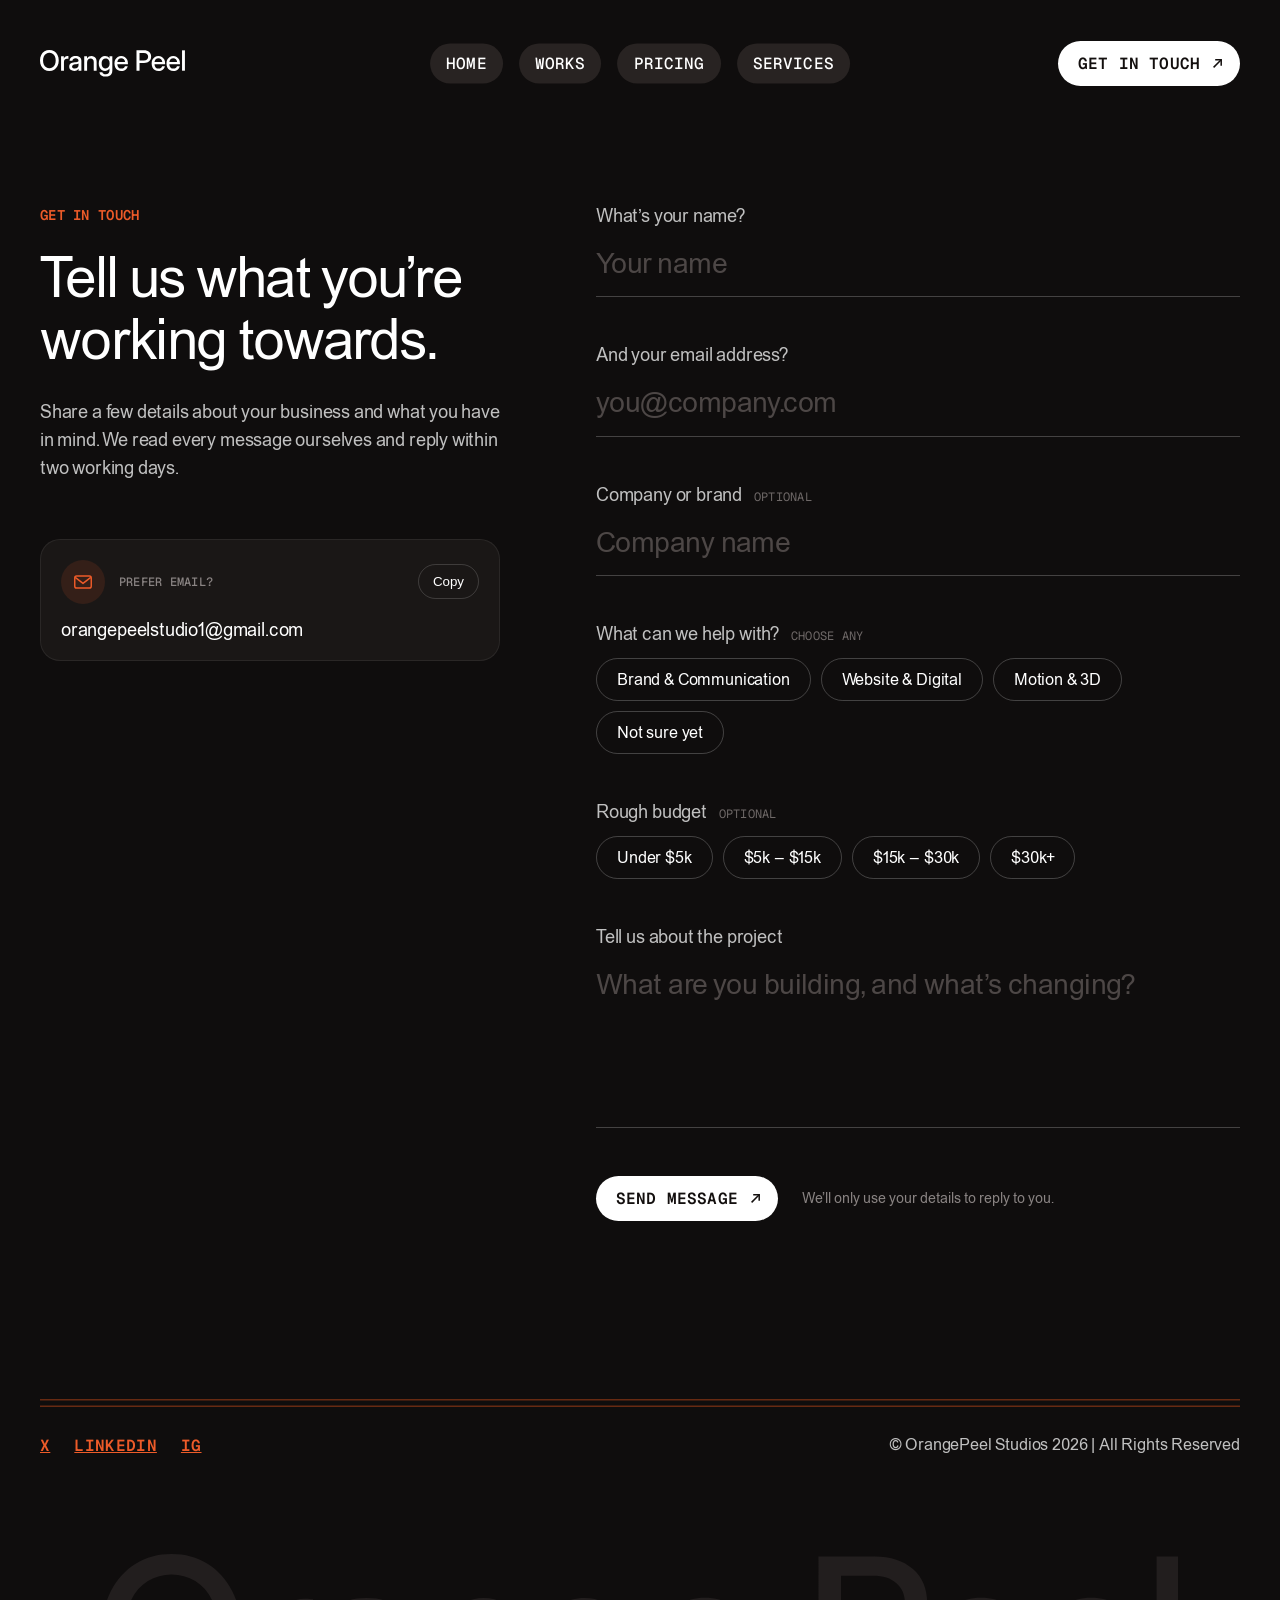
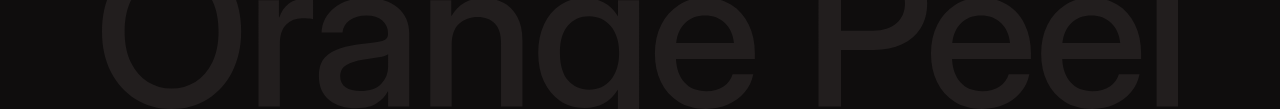
<file: contact.html>
<!doctype html>
<html lang="en">
<head>
  <meta charset="utf-8">
  <meta name="viewport" content="width=device-width, initial-scale=1">
  <title>Contact — Orange Peel</title>
  <meta name="description" content="Tell us about your business and what you have in mind. We reply within two working days.">
  <link rel="icon" href="assets/favicon.svg" type="image/svg+xml">
  <link rel="icon" href="assets/favicon-32.png" sizes="32x32" type="image/png">
  <link rel="icon" href="assets/favicon-192.png" sizes="192x192" type="image/png">
  <link rel="apple-touch-icon" href="assets/apple-touch-icon.png">
  <link rel="preconnect" href="https://fonts.googleapis.com">
  <link rel="preconnect" href="https://fonts.gstatic.com" crossorigin>
  <link href="https://fonts.googleapis.com/css2?family=Geist+Mono:wght@500;600&family=Nanum+Myeongjo&family=Barlow:wght@500&family=Baloo+2:wght@600&display=swap" rel="stylesheet">
  <script>
    // Turn on scroll-in motion (motion.js) unless the visitor prefers reduced motion;
    // if motion.js never loads, show everything anyway after a moment
    if (!matchMedia("(prefers-reduced-motion: reduce)").matches) {
      document.documentElement.classList.add("motion");
      setTimeout(function () { if (!window.siteMotion) document.documentElement.classList.remove("motion"); }, 3000);
    }
  </script>
  <link rel="preload" href="assets/fonts/ABCAreal-Regular.woff2" as="font" type="font/woff2" crossorigin>
  <link rel="preload" href="assets/fonts/ABCAreal-Medium.woff2" as="font" type="font/woff2" crossorigin>
  <link rel="stylesheet" href="styles.css?v=53">
</head>
<body>
  <div class="page-top">
    <header class="site-header">
      <a class="site-logo" href="index.html" aria-label="Orange Peel home"><img src="assets/logo-orange-peel.svg?v=2" width="145" height="27" alt="Orange Peel"></a>
      <nav class="nav" aria-label="Primary">
        <a class="nav__link" href="index.html">Home</a>
        <a class="nav__link" href="works.html">Works</a>
        <a class="nav__link" href="index.html#pricing">Pricing</a>
        <a class="nav__link" href="index.html#services">Services</a>
      </nav>
      <a class="cta" href="#enquiry">
        <span>Get in touch</span>
        <img src="assets/arrow-top-right-dark.svg" width="20" height="20" alt="">
      </a>
      <button class="menu-toggle" type="button" aria-label="Open menu" aria-expanded="false" aria-controls="mobile-menu">
        <svg class="menu-icon" width="32" height="32" viewBox="0 0 32 32" aria-hidden="true"><g class="menu-icon__turn menu-icon__turn--top"><path class="menu-icon__bar menu-icon__bar--top" d="M7.18 9.6H24.82"/></g><path class="menu-icon__bar menu-icon__bar--mid" d="M7.18 16H24.82"/><g class="menu-icon__turn menu-icon__turn--bottom"><path class="menu-icon__bar menu-icon__bar--bottom" d="M7.18 22.4H24.82"/></g></svg>
      </button>
    </header>

    <div class="mobile-menu" id="mobile-menu">
      <nav class="mobile-menu__links" aria-label="Menu">
        <a class="mobile-menu__link" href="index.html">Home</a>
        <a class="mobile-menu__link" href="works.html">Works</a>
        <a class="mobile-menu__link" href="index.html#pricing">Pricing</a>
        <a class="mobile-menu__link" href="index.html#services">Services</a>
      </nav>
      <a class="cta mobile-menu__cta" href="#enquiry">
        <span>Get in touch</span>
        <img src="assets/arrow-top-right-dark.svg" width="20" height="20" alt="">
      </a>
    </div>
  </div>

  <main class="enquiry" id="enquiry">
    <div class="enquiry__intro">
      <p class="enquiry__kicker">Get in touch</p>
      <h1 class="enquiry__title">Tell us what you’re working towards.</h1>
      <p class="enquiry__lede">Share a few details about your business and what you have in mind. We read every message ourselves and reply within two working days.</p>

      <aside class="email-card" aria-label="Email us instead">
        <span class="email-card__icon" aria-hidden="true"><svg viewBox="0 0 24 24"><rect x="3" y="5.5" width="18" height="13" rx="2"/><path d="M3.5 7l8.5 6.5L20.5 7"/></svg></span>
        <div class="email-card__body">
          <p class="email-card__label">Prefer email?</p>
          <a class="email-card__address" href="mailto:orangepeelstudio1@gmail.com">orangepeelstudio1@gmail.com</a>
        </div>
        <button class="email-card__copy" type="button" data-copy="orangepeelstudio1@gmail.com"><span class="enquiry__copy-hint">Copy</span></button>
      </aside>
    </div>

    <div class="enquiry__panel">
      <form class="enquiry-form" data-endpoint="/api/contact" novalidate>
        <div class="field">
          <label class="field__label" for="f-name">What’s your name?</label>
          <input class="field__input" id="f-name" name="name" type="text" autocomplete="name" placeholder="Your name" required>
          <p class="field__error" data-error-for="name">Please tell us your name.</p>
        </div>

        <div class="field">
          <label class="field__label" for="f-email">And your email address?</label>
          <input class="field__input" id="f-email" name="email" type="email" autocomplete="email" inputmode="email" placeholder="you@company.com" required>
          <p class="field__error" data-error-for="email">Please enter an email address we can reply to.</p>
        </div>

        <div class="field">
          <label class="field__label" for="f-company">Company or brand <span class="field__optional">Optional</span></label>
          <input class="field__input" id="f-company" name="company" type="text" autocomplete="organization" placeholder="Company name">
        </div>

        <fieldset class="field">
          <legend class="field__label">What can we help with? <span class="field__optional">Choose any</span></legend>
          <div class="chips">
            <label class="chip"><input type="checkbox" name="services" value="Brand &amp; Communication"><span>Brand &amp; Communication</span></label>
            <label class="chip"><input type="checkbox" name="services" value="Website &amp; Digital"><span>Website &amp; Digital</span></label>
            <label class="chip"><input type="checkbox" name="services" value="Motion &amp; 3D"><span>Motion &amp; 3D</span></label>
            <label class="chip"><input type="checkbox" name="services" value="Not sure yet"><span>Not sure yet</span></label>
          </div>
        </fieldset>

        <fieldset class="field">
          <legend class="field__label">Rough budget <span class="field__optional">Optional</span></legend>
          <div class="chips">
            <label class="chip"><input type="radio" name="budget" value="Under $5k"><span>Under $5k</span></label>
            <label class="chip"><input type="radio" name="budget" value="$5k – $15k"><span>$5k – $15k</span></label>
            <label class="chip"><input type="radio" name="budget" value="$15k – $30k"><span>$15k – $30k</span></label>
            <label class="chip"><input type="radio" name="budget" value="$30k+"><span>$30k+</span></label>
          </div>
        </fieldset>

        <div class="field">
          <label class="field__label" for="f-message">Tell us about the project</label>
          <textarea class="field__input field__input--area" id="f-message" name="message" rows="4" placeholder="What are you building, and what’s changing?" required></textarea>
          <p class="field__error" data-error-for="message">A sentence or two is plenty.</p>
        </div>

        <!-- Spam trap: hidden from people, filled in by bots -->
        <div class="enquiry-form__trap" aria-hidden="true">
          <label for="f-website">Leave this empty</label>
          <input id="f-website" name="website" type="text" tabindex="-1" autocomplete="off">
        </div>

        <div class="enquiry-form__send">
          <button class="cta enquiry-form__submit" type="submit">
            <span data-submit-label>Send message</span>
            <img src="assets/arrow-top-right-dark.svg" width="20" height="20" alt="">
          </button>
          <p class="enquiry-form__note">We’ll only use your details to reply to you.</p>
        </div>
        <p class="enquiry-form__failed" role="alert" hidden>Your message didn’t send. Please try again, or email us at <a href="mailto:orangepeelstudio1@gmail.com">orangepeelstudio1@gmail.com</a>.</p>
      </form>

      <div class="enquiry-done" tabindex="-1" hidden>
        <svg class="enquiry-done__tick" viewBox="0 0 48 48" aria-hidden="true"><circle cx="24" cy="24" r="23"/><path d="M14 24.5l7 7 13-14"/></svg>
        <h2 class="enquiry-done__title">Thanks<span data-done-name></span>. Your message is with us.</h2>
        <p class="enquiry-done__text">We’ll reply to <strong data-done-email></strong> within two working days. In the meantime, have a look through our work.</p>
        <a class="enquiry-done__link" href="works.html">See our work <img src="assets/arrow-top-right-orange.svg" width="20" height="20" alt=""></a>
      </div>
    </div>
  </main>

  <footer class="site-footer">
    <img class="site-footer__rule" src="assets/footer-rule.svg" width="1360" height="7.5" alt="">
    <div class="site-footer__bar">
      <ul class="social-links">
        <li><a href="#" aria-label="X (Twitter)">X</a></li>
        <li><a href="#">LinkedIn</a></li>
        <li><a href="#" aria-label="Instagram">IG</a></li>
      </ul>
      <p class="site-footer__legal">© OrangePeel Studios 2026 | All Rights Reserved</p>
    </div>
    <div class="site-footer__wordmark" aria-hidden="true"><img src="assets/footer-wordmark.svg" width="1211" height="220" alt="" loading="lazy"></div>
  </footer>

  <script src="motion.js?v=3" defer></script>
  <script src="menu.js?v=4" defer></script>
  <script src="contact.js?v=1" defer></script>
</body>
</html>
</file>
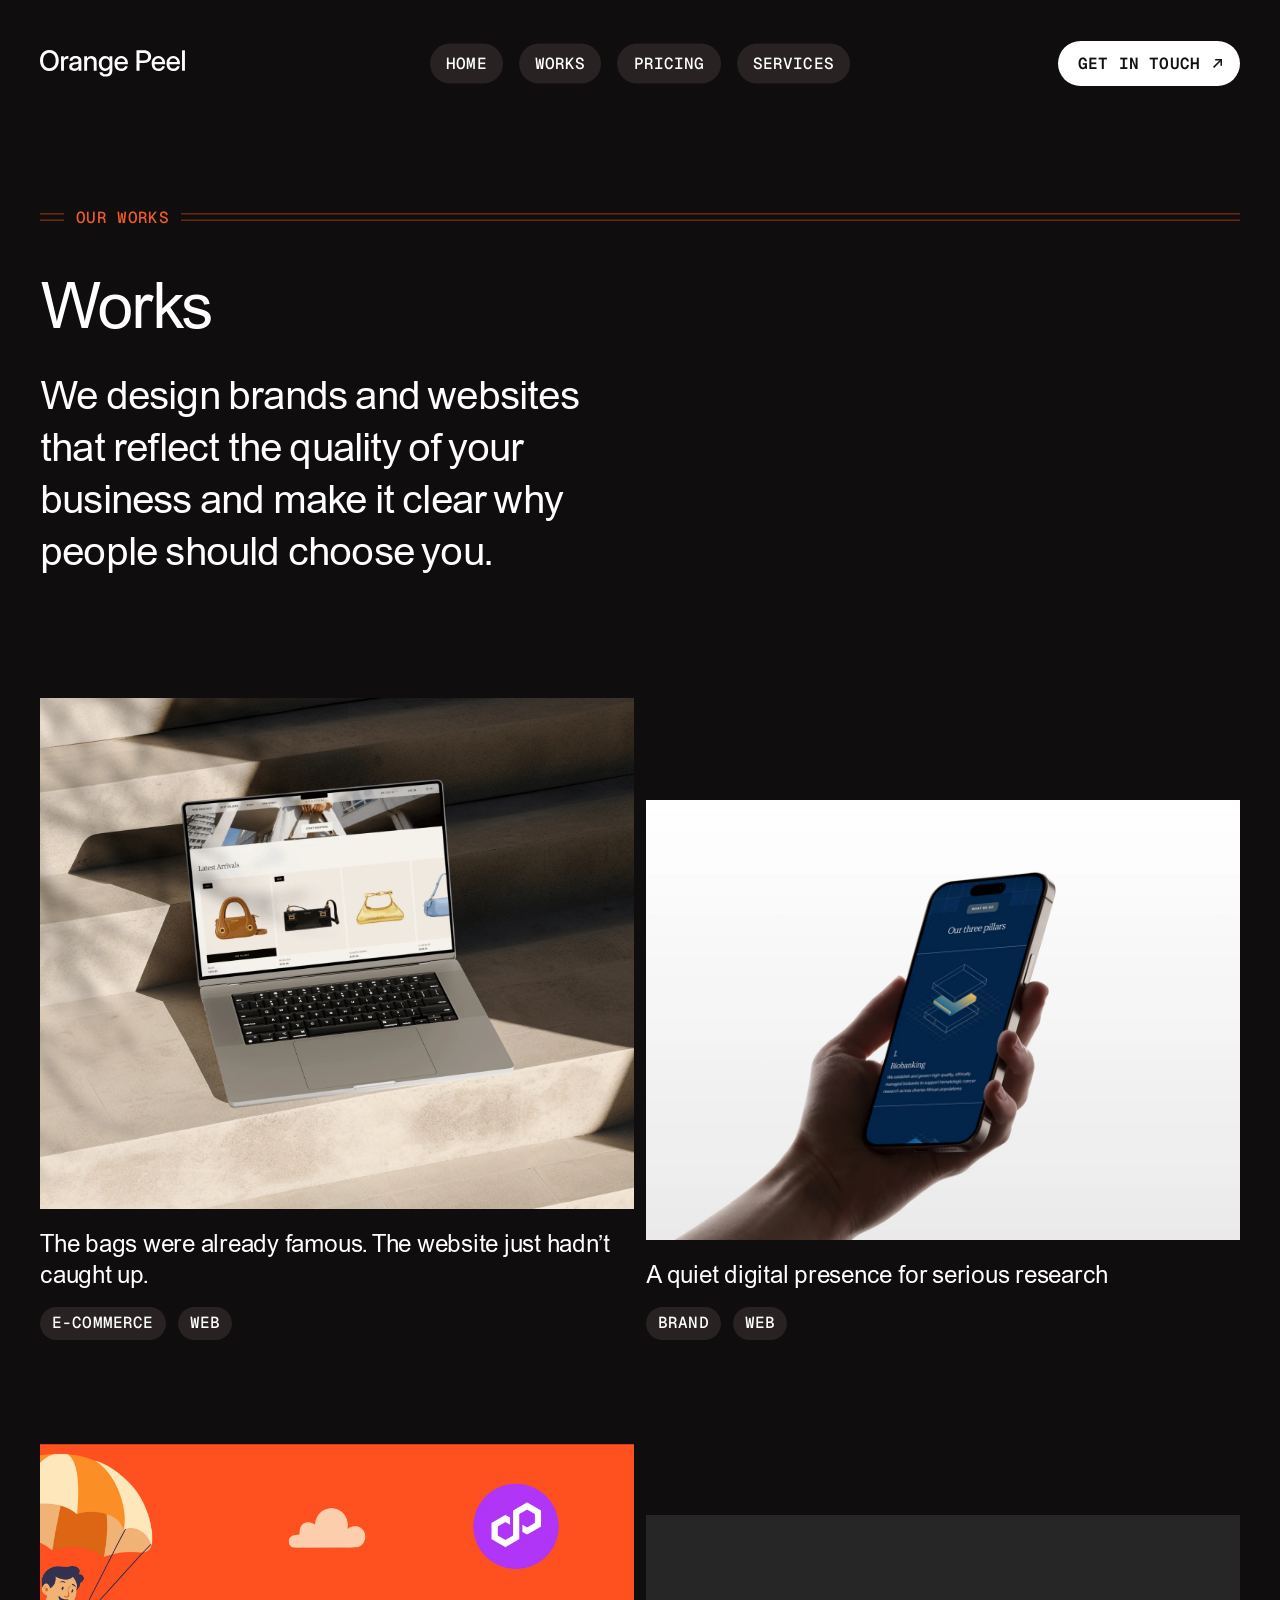
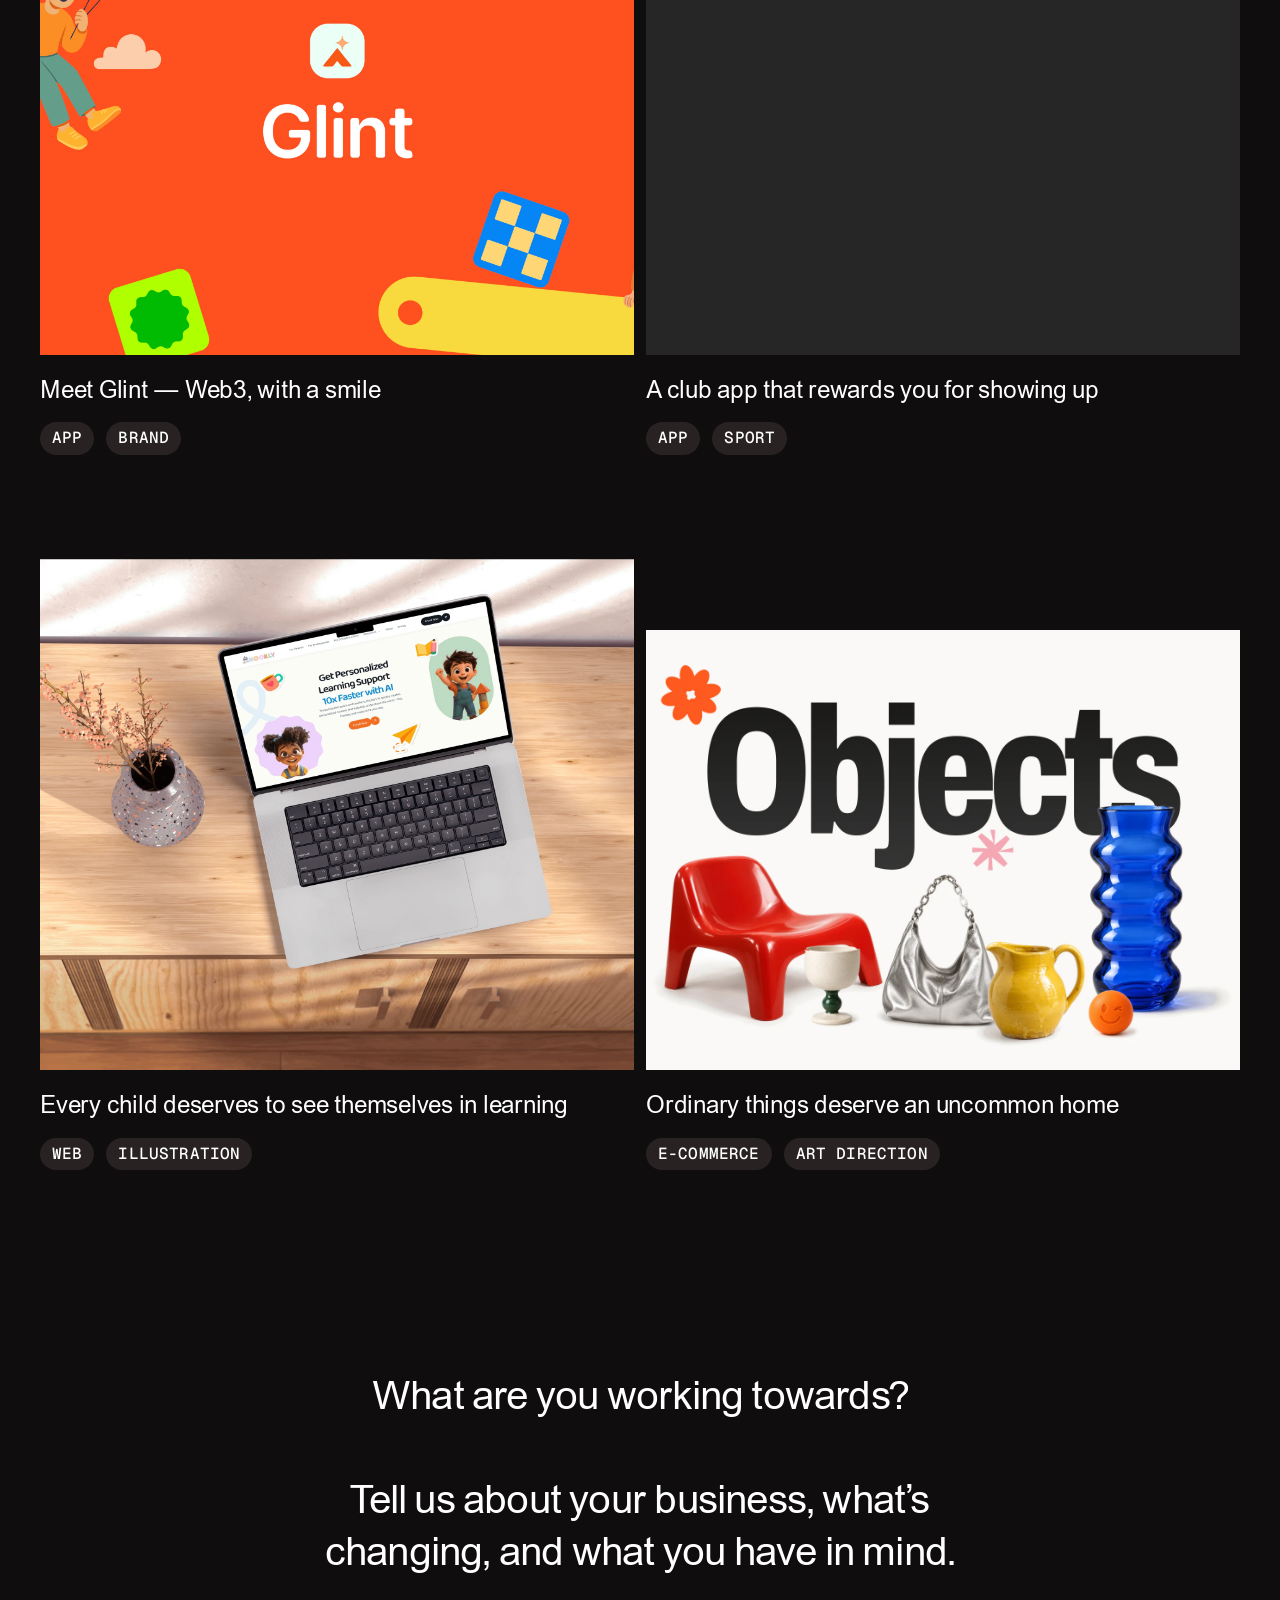
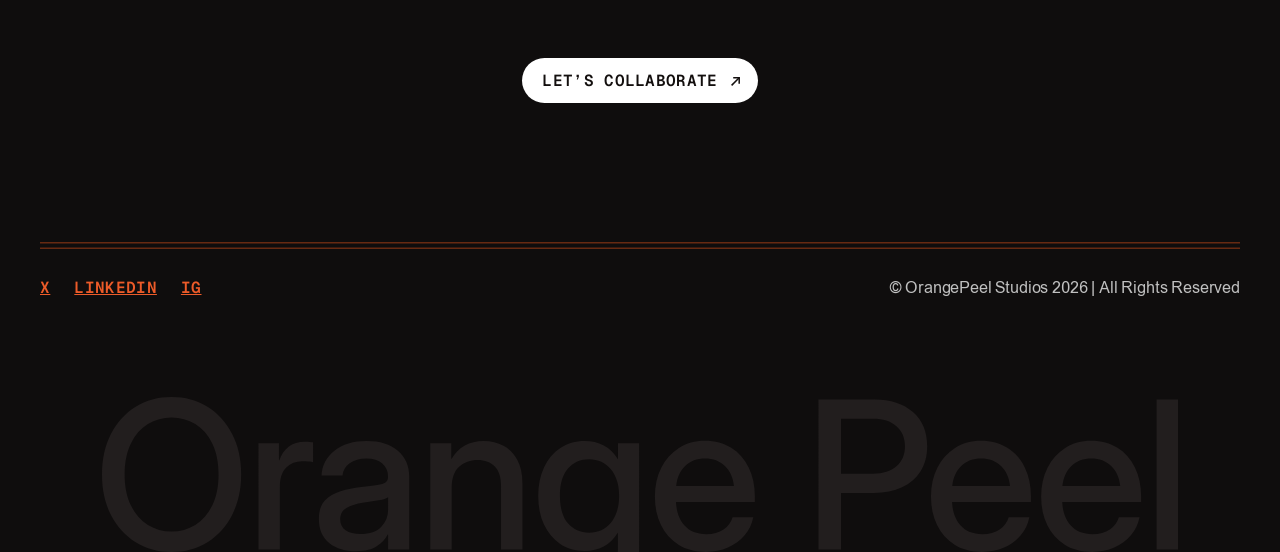
<file: works.html>
<!doctype html>
<html lang="en">
<head>
  <meta charset="utf-8">
  <meta name="viewport" content="width=device-width, initial-scale=1">
  <title>Works — Studio</title>
  <link rel="icon" href="assets/favicon.svg" type="image/svg+xml">
  <link rel="icon" href="assets/favicon-32.png" sizes="32x32" type="image/png">
  <link rel="icon" href="assets/favicon-192.png" sizes="192x192" type="image/png">
  <link rel="apple-touch-icon" href="assets/apple-touch-icon.png">
  <link rel="preconnect" href="https://fonts.googleapis.com">
  <link rel="preconnect" href="https://fonts.gstatic.com" crossorigin>
  <link href="https://fonts.googleapis.com/css2?family=Geist+Mono:wght@500;600&family=Nanum+Myeongjo&family=Barlow:wght@500&family=Baloo+2:wght@600&display=swap" rel="stylesheet">
  <script>
    // Turn on scroll-in motion (motion.js) unless the visitor prefers reduced motion;
    // if motion.js never loads, show everything anyway after a moment
    if (!matchMedia("(prefers-reduced-motion: reduce)").matches) {
      document.documentElement.classList.add("motion");
      setTimeout(function () { if (!window.siteMotion) document.documentElement.classList.remove("motion"); }, 3000);
    }
  </script>
  <link rel="preload" href="assets/fonts/ABCAreal-Regular.woff2" as="font" type="font/woff2" crossorigin>
  <link rel="preload" href="assets/fonts/ABCAreal-Medium.woff2" as="font" type="font/woff2" crossorigin>
  <link rel="stylesheet" href="styles.css?v=53">
</head>
<body>
  <div class="page-top">
    <header class="site-header">
      <a class="site-logo" href="index.html" aria-label="Orange Peel home"><img src="assets/logo-orange-peel.svg?v=2" width="145" height="27" alt="Orange Peel"></a>
      <nav class="nav" aria-label="Primary">
        <a class="nav__link" href="index.html">Home</a>
        <a class="nav__link" href="works.html" aria-current="page">Works</a>
        <a class="nav__link" href="index.html#pricing">Pricing</a>
        <a class="nav__link" href="index.html#services">Services</a>
      </nav>
      <a class="cta" href="contact.html">
        <span>Get in touch</span>
        <img src="assets/arrow-top-right-dark.svg" width="20" height="20" alt="">
      </a>
      <button class="menu-toggle" type="button" aria-label="Open menu" aria-expanded="false" aria-controls="mobile-menu">
        <svg class="menu-icon" width="32" height="32" viewBox="0 0 32 32" aria-hidden="true"><g class="menu-icon__turn menu-icon__turn--top"><path class="menu-icon__bar menu-icon__bar--top" d="M7.18 9.6H24.82"/></g><path class="menu-icon__bar menu-icon__bar--mid" d="M7.18 16H24.82"/><g class="menu-icon__turn menu-icon__turn--bottom"><path class="menu-icon__bar menu-icon__bar--bottom" d="M7.18 22.4H24.82"/></g></svg>
      </button>
    </header>

    <div class="mobile-menu" id="mobile-menu">
      <nav class="mobile-menu__links" aria-label="Menu">
        <a class="mobile-menu__link" href="index.html">Home</a>
        <a class="mobile-menu__link" href="works.html" aria-current="page">Works</a>
        <a class="mobile-menu__link" href="index.html#pricing">Pricing</a>
        <a class="mobile-menu__link" href="index.html#services">Services</a>
      </nav>
      <a class="cta mobile-menu__cta" href="contact.html">
        <span>Get in touch</span>
        <img src="assets/arrow-top-right-dark.svg" width="20" height="20" alt="">
      </a>
    </div>
  </div>

  <!-- All case studies. When adding a case study, add its card here and on
       the homepage (index.html), plus its content in case-study.js. -->
  <main class="works works--page" id="works">
    <div class="section-label">
      <img class="section-label__rule" src="assets/section-rule-short.svg" width="24" height="7.5" alt="">
      <p class="section-label__text">Our works</p>
      <img class="section-label__rule section-label__rule--fill" src="assets/section-rule-long.svg" width="1197" height="7.5" alt="">
    </div>

    <h1 class="page-title">Works</h1>
    <p class="works__intro">We design brands and websites that reflect the quality of your business and make it clear why people should choose you.</p>

    <div class="works__grid">
      <a class="work-card" href="#work/monazeni">
        <div class="work-card__media"><img src="assets/work/monazeni-hero.webp" alt="The redesigned Monazeni website on a laptop" loading="lazy"></div>
        <div class="work-card__meta">
          <h3 class="work-card__title">The bags were already famous. The website just hadn’t caught up.</h3>
          <ul class="tags"><li class="tag">E-commerce</li><li class="tag">Web</li></ul>
        </div>
      </a>
      <a class="work-card" href="#work/claremont-amani">
        <div class="work-card__media work-card__media--short"><img src="assets/work/claremont-cover.webp" alt="A hand holding a phone showing the Claremont-Amani website" loading="lazy"></div>
        <div class="work-card__meta">
          <h3 class="work-card__title">A quiet digital presence for serious research</h3>
          <ul class="tags"><li class="tag">Brand</li><li class="tag">Web</li></ul>
        </div>
      </a>

      <a class="work-card" href="#work/glint">
        <div class="work-card__media"><img src="assets/work/glint-cover.webp" alt="Glint title illustration: the Glint logo surrounded by crypto icons and characters" loading="lazy"></div>
        <div class="work-card__meta">
          <h3 class="work-card__title">Meet Glint — Web3, with a smile</h3>
          <ul class="tags"><li class="tag">App</li><li class="tag">Brand</li></ul>
        </div>
      </a>
      <a class="work-card" href="#work/sporting-lagos">
        <div class="work-card__media work-card__media--short"></div>
        <div class="work-card__meta">
          <h3 class="work-card__title">A club app that rewards you for showing up</h3>
          <ul class="tags"><li class="tag">App</li><li class="tag">Sport</li></ul>
        </div>
      </a>

      <a class="work-card" href="#work/nookly">
        <div class="work-card__media"><img src="assets/work/nookly-hero.webp" alt="The Nookly website on a laptop on a wooden desk" loading="lazy"></div>
        <div class="work-card__meta">
          <h3 class="work-card__title">Every child deserves to see themselves in learning</h3>
          <ul class="tags"><li class="tag">Web</li><li class="tag">Illustration</li></ul>
        </div>
      </a>
      <a class="work-card" href="#work/objects">
        <div class="work-card__media work-card__media--short"><img src="assets/work/objects-cover.webp?v=2" alt="The word “Objects” above a red lounge chair, a ceramic cup, a silver bag, a yellow pitcher, a blue glass vase and an orange smiley ball" loading="lazy"></div>
        <div class="work-card__meta">
          <h3 class="work-card__title">Ordinary things deserve an uncommon home</h3>
          <ul class="tags"><li class="tag">E-commerce</li><li class="tag">Art direction</li></ul>
        </div>
      </a>
    </div>
  </main>

  <section class="contact" id="contact">
    <h2 class="contact__text">
      What are you working towards?<br><br>
      Tell us about your business, what’s changing, and what you have in mind.
    </h2>
    <a class="cta cta--wide" href="contact.html">
      <span>Let’s collaborate</span>
      <img src="assets/arrow-top-right-dark.svg" width="20" height="20" alt="">
    </a>
  </section>

  <!-- Footer (Figma "Wireframe - 8"). TODO: set the social profile URLs. -->
  <footer class="site-footer">
    <img class="site-footer__rule" src="assets/footer-rule.svg" width="1360" height="7.5" alt="">
    <div class="site-footer__bar">
      <ul class="social-links">
        <li><a href="#" aria-label="X (Twitter)">X</a></li>
        <li><a href="#">LinkedIn</a></li>
        <li><a href="#" aria-label="Instagram">IG</a></li>
      </ul>
      <p class="site-footer__legal">© OrangePeel Studios 2026 | All Rights Reserved</p>
    </div>
    <div class="site-footer__wordmark" aria-hidden="true"><img src="assets/footer-wordmark.svg" width="1211" height="220" alt="" loading="lazy"></div>
  </footer>
  <!-- Case study overlay. Opened by any link to #work/<slug>; content is
       rendered from the PROJECTS data in case-study.js. -->
  <div class="case-overlay" id="case-study" role="dialog" aria-modal="true" aria-labelledby="case-title" hidden>
    <button class="case-close" type="button" aria-label="Close case study">
      <span class="case-close__inner">
        <img src="assets/icon-close.svg" width="24" height="24" alt="">
      </span>
    </button>
    <article class="case-sheet"></article>
  </div>

  <script src="motion.js?v=3" defer></script>
  <script src="menu.js?v=4" defer></script>
  <script src="case-study.js?v=65" defer></script>
</body>
</html>
</file>
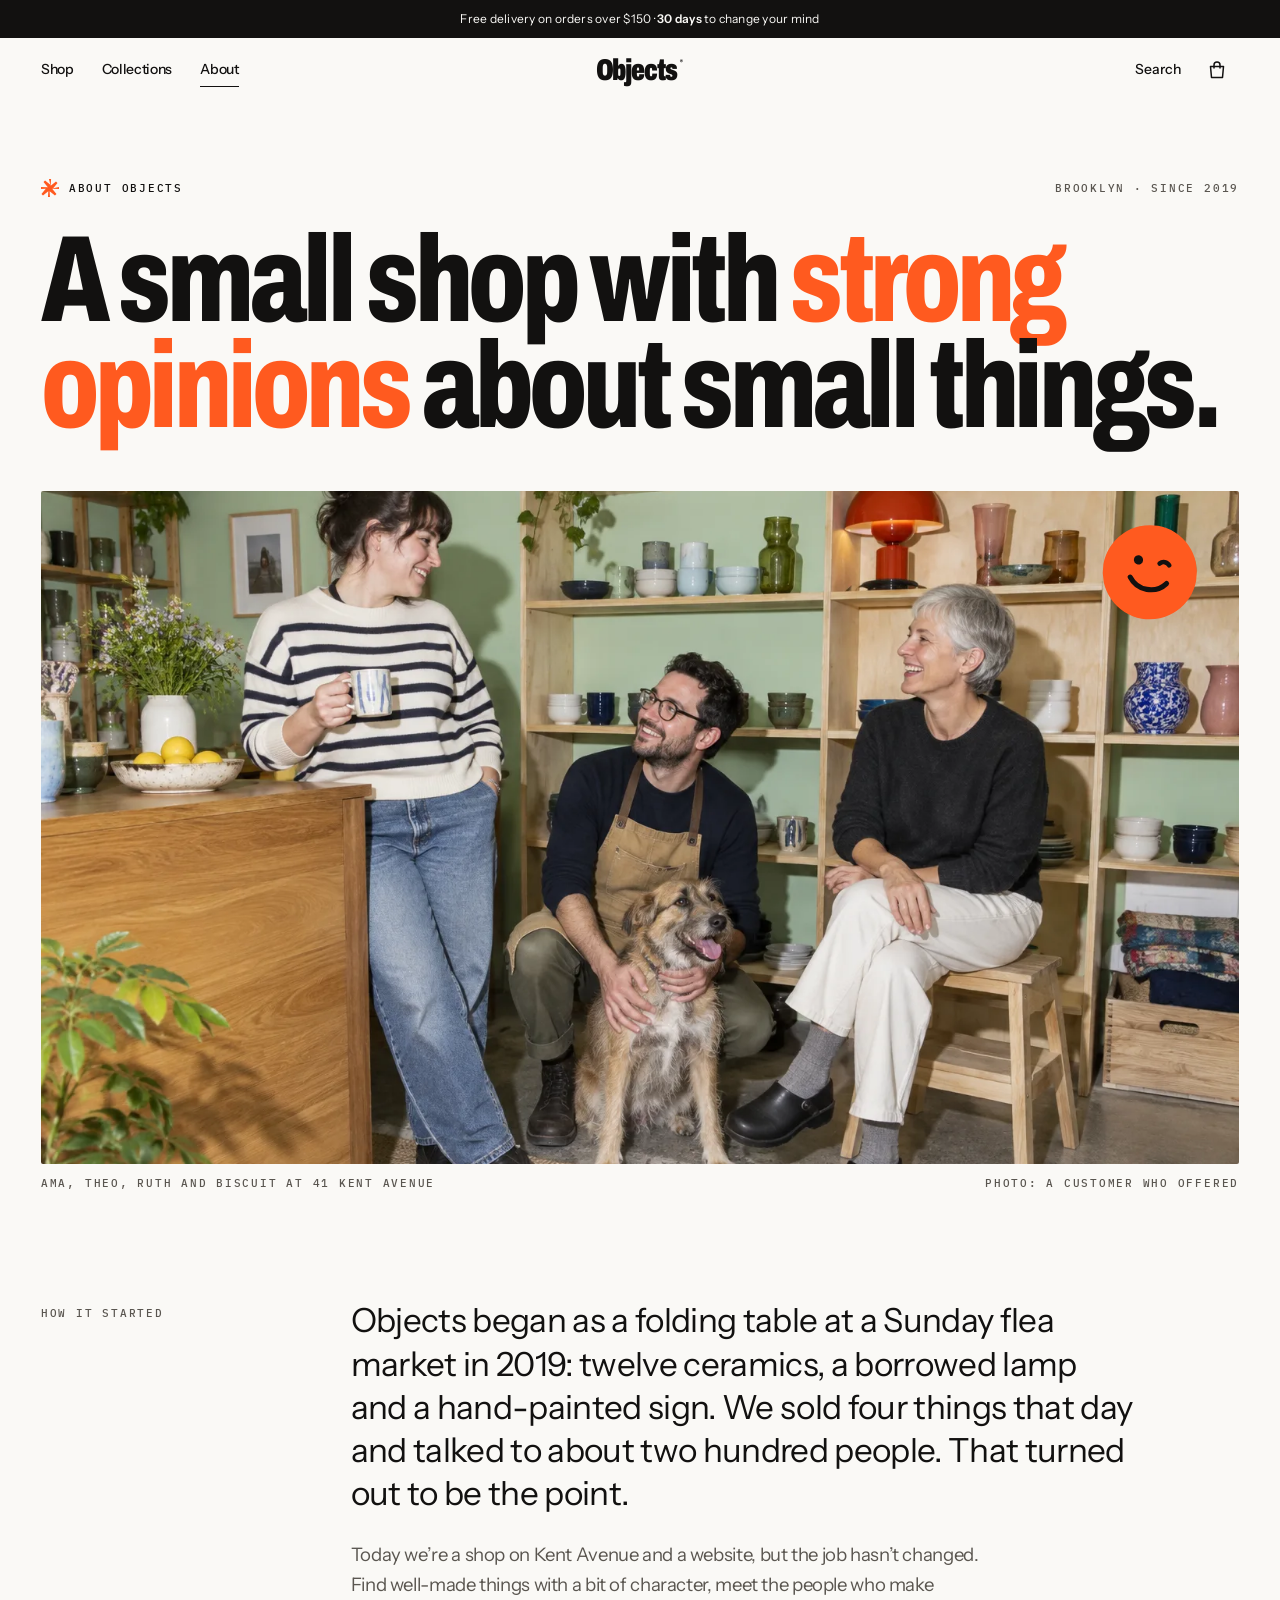
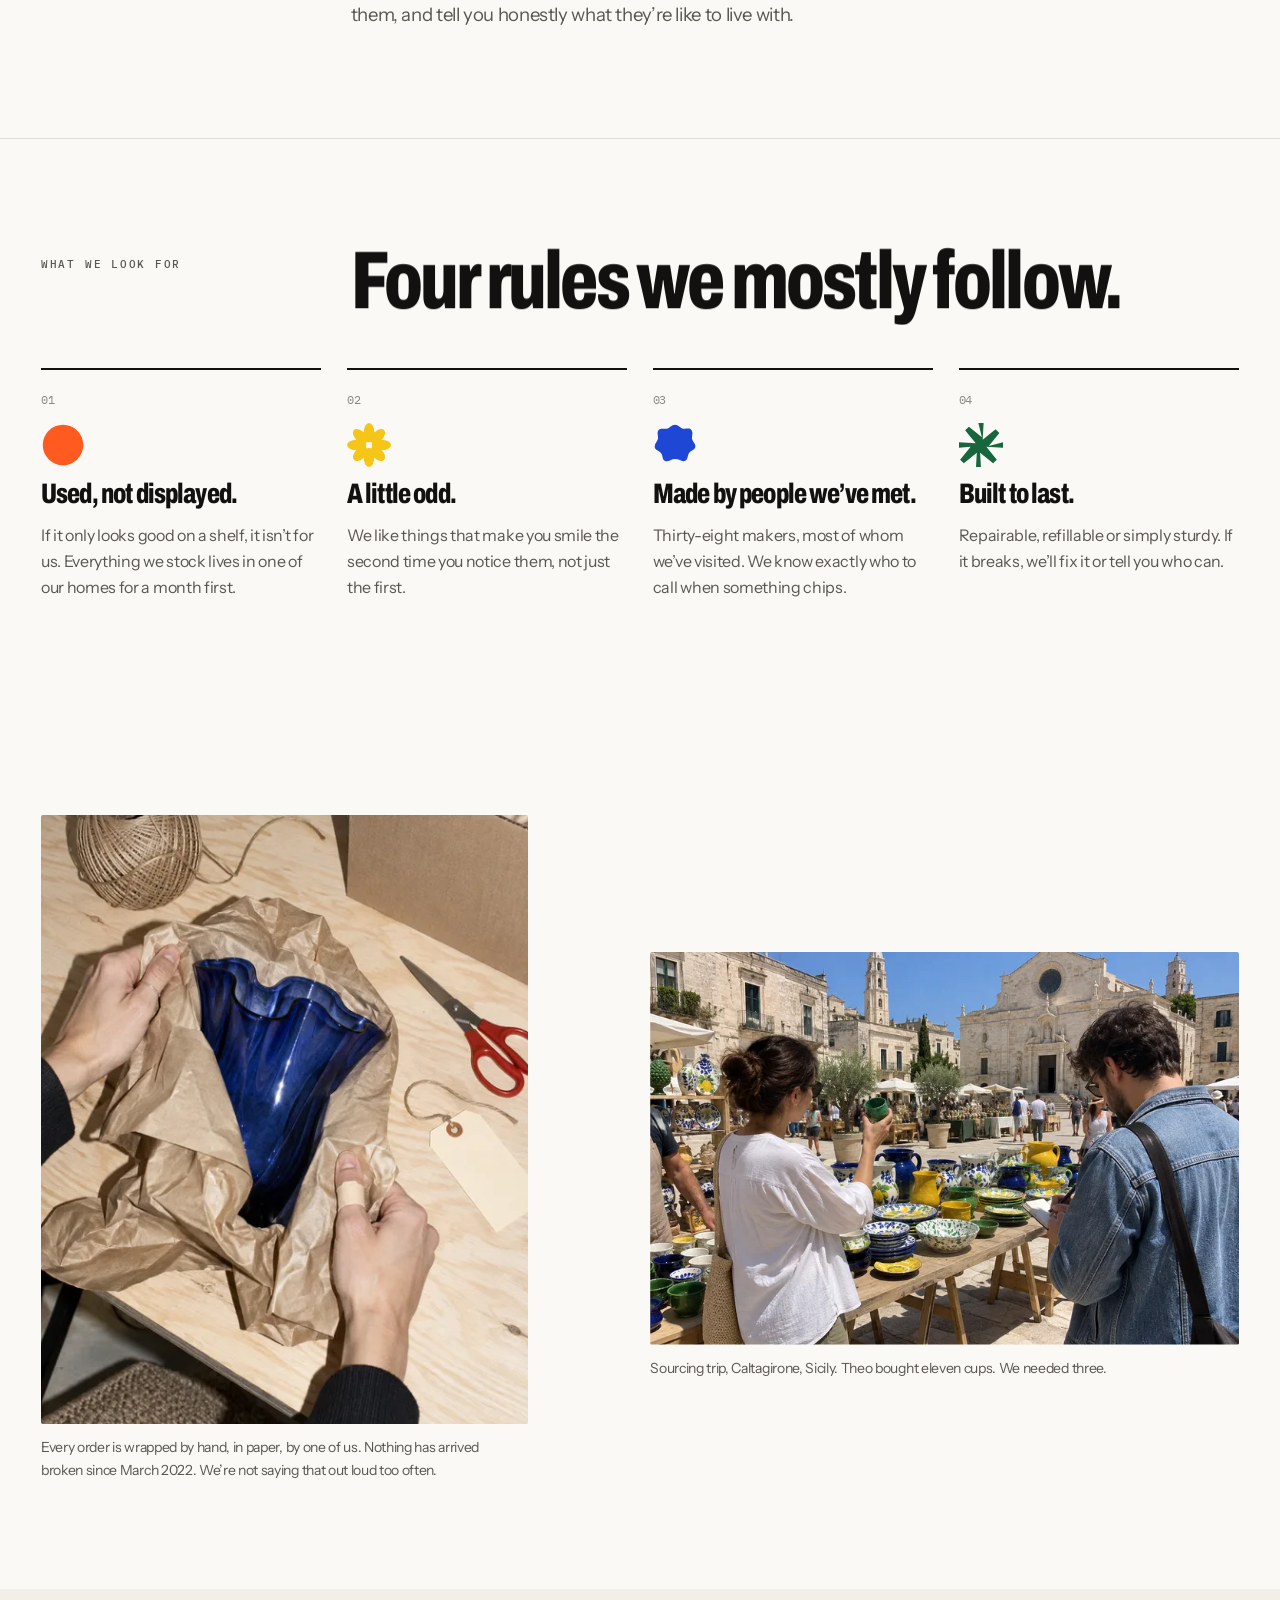
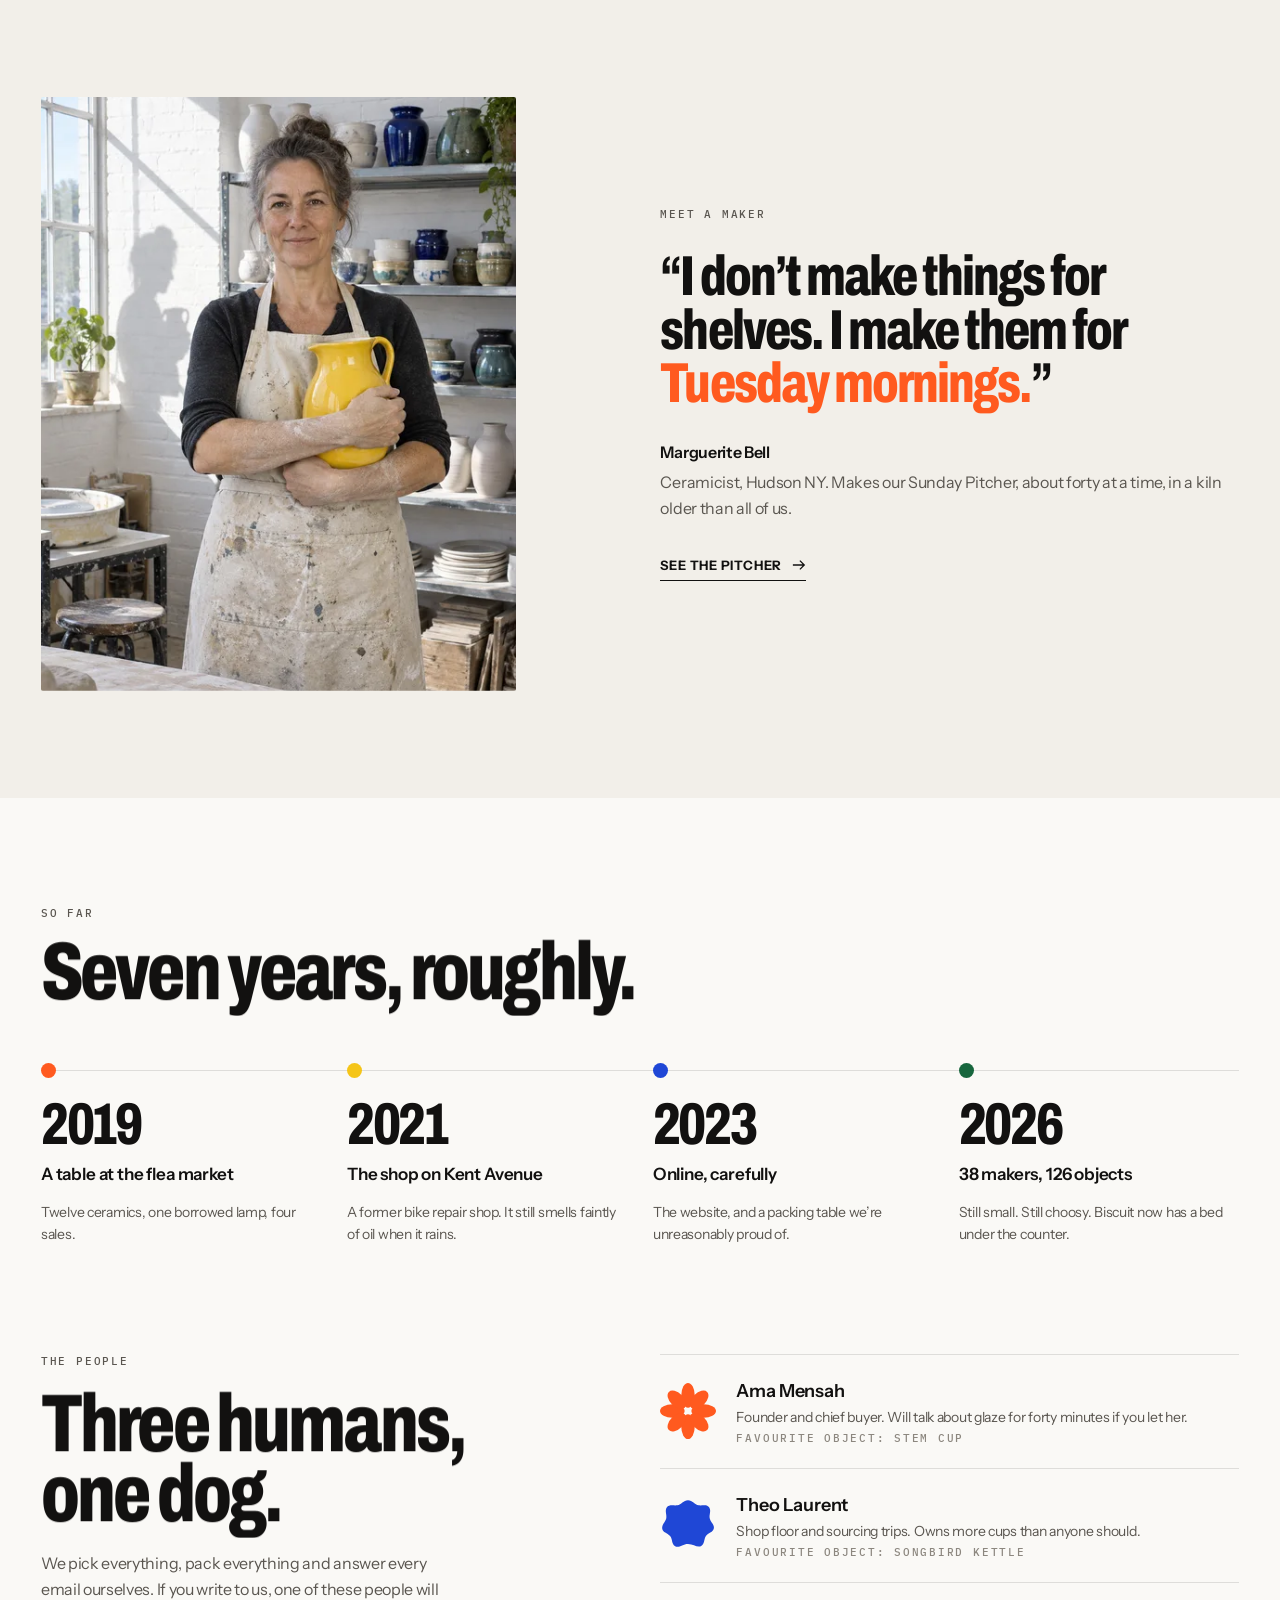
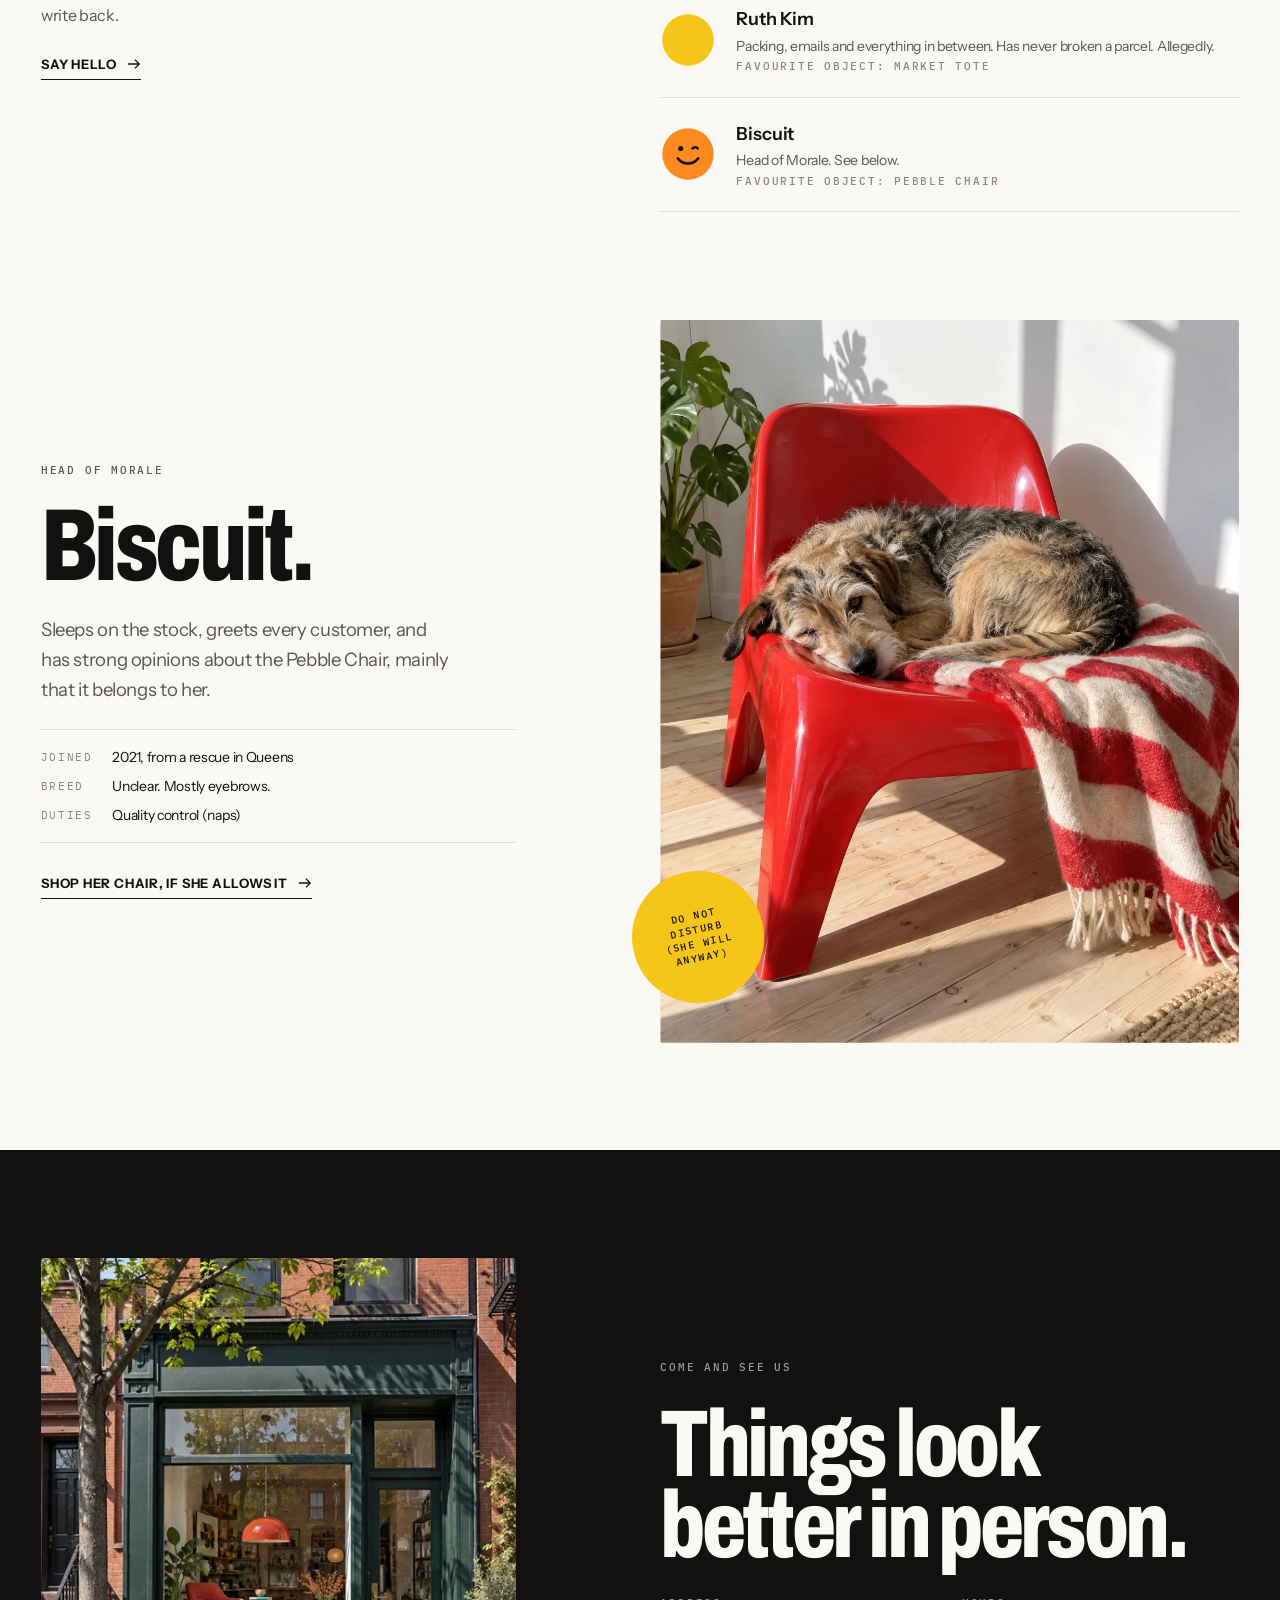
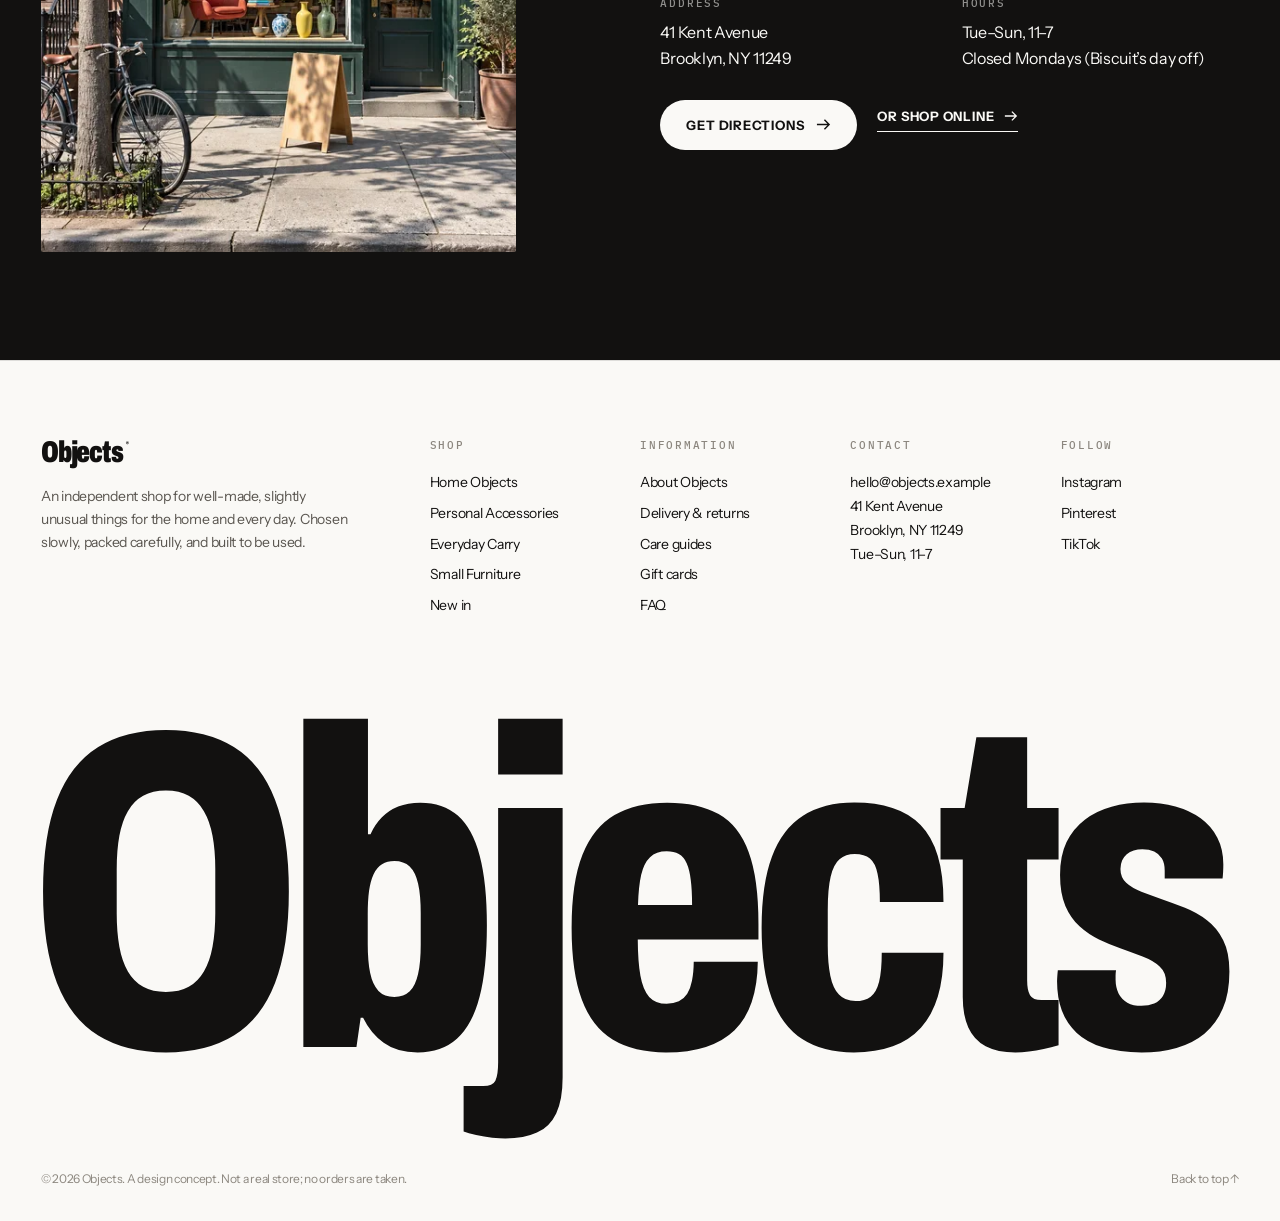
<file: objects/about.html>
<!doctype html>
<html lang="en">
<head>
  <meta charset="utf-8">
  <meta name="viewport" content="width=device-width, initial-scale=1">
  <title>About — Objects</title>
  <meta name="description" content="Objects is an independent shop for well-made, slightly unusual things for the home and every day.">
  <meta name="theme-color" content="#FAF9F6">
  <link rel="icon" href="img/favicon.svg" type="image/svg+xml">
  <link rel="preconnect" href="https://fonts.googleapis.com">
  <link rel="preconnect" href="https://fonts.gstatic.com" crossorigin>
  <link href="https://fonts.googleapis.com/css2?family=Archivo:wdth,wght@62..125,500..900&family=IBM+Plex+Mono:wght@400;500&family=Instrument+Sans:wght@400..700&display=swap" rel="stylesheet">
    <link rel="stylesheet" href="css/objects.css?v=2">
  <link rel="stylesheet" href="css/about.css">
  <script>document.documentElement.classList.add('js')</script>
</head>
<body>
<a class="skip-link" href="#main">Skip to content</a>

<!-- icon sprite -->
<svg width="0" height="0" style="position:absolute" aria-hidden="true">
  <symbol id="i-arrow" viewBox="0 0 16 16"><path d="M1 8h13M9 3l5 5-5 5" fill="none" stroke="currentColor" stroke-width="1.5"/></symbol>
  <symbol id="i-arrow-l" viewBox="0 0 16 16"><path d="M15 8H2M7 3 2 8l5 5" fill="none" stroke="currentColor" stroke-width="1.5"/></symbol>
  <symbol id="i-plus" viewBox="0 0 16 16"><path d="M8 2v12M2 8h12" fill="none" stroke="currentColor" stroke-width="1.5"/></symbol>
  <symbol id="i-minus" viewBox="0 0 16 16"><path d="M2 8h12" fill="none" stroke="currentColor" stroke-width="1.5"/></symbol>
  <symbol id="i-close" viewBox="0 0 20 20"><path d="m4 4 12 12M16 4 4 16" fill="none" stroke="currentColor" stroke-width="1.5"/></symbol>
  <symbol id="i-search" viewBox="0 0 20 20"><circle cx="8.5" cy="8.5" r="6" fill="none" stroke="currentColor" stroke-width="1.5"/><path d="m13 13 5 5" stroke="currentColor" stroke-width="1.5"/></symbol>
  <symbol id="i-bag" viewBox="0 0 20 20"><path d="M3.5 6.5h13l-1 11h-11z" fill="none" stroke="currentColor" stroke-width="1.5" stroke-linejoin="round"/><path d="M7 8.5V5a3 3 0 0 1 6 0v3.5" fill="none" stroke="currentColor" stroke-width="1.5"/></symbol>
  <symbol id="i-menu" viewBox="0 0 20 20"><path d="M2 7h16M2 13h16" stroke="currentColor" stroke-width="1.5"/></symbol>
  <symbol id="i-spark" viewBox="0 0 40 40"><path fill="currentColor" d="M17.6 0h4.8l-.9 15.2 11.8-9.6 3.4 3.4-9.6 11.8L40 17.6v4.8l-15.2-.9 9.6 11.8-3.4 3.4-11.8-9.6.9 15.9h-4.8l.9-15.9-11.8 9.6-3.4-3.4 9.6-11.8L0 22.4v-4.8l15.2.9L5.6 6.7 9 3.3l11.8 9.6z"/></symbol>
</svg>

<div class="announce">Free delivery on orders over $150 · <strong>30 days</strong> to change your mind</div>

<header class="site-header" id="top">
  <div class="wrap site-header__inner">
    <div style="display:flex;align-items:center;gap:8px">
      <button class="icon-btn menu-toggle" type="button" data-open="menu" aria-label="Open menu" aria-haspopup="dialog">
        <svg aria-hidden="true"><use href="#i-menu"/></svg>
      </button>
      <nav class="nav" aria-label="Primary">
        <a href="shop.html">Shop</a>
        <a href="shop.html">Collections</a>
        <a href="about.html" aria-current="page">About</a>
      </nav>
    </div>
    <a class="wordmark" href="index.html" aria-label="Objects, home">Objects<sup aria-hidden="true">®</sup></a>
    <div class="header-actions">
      <button class="text-btn" type="button" data-open="search" aria-haspopup="dialog">Search</button>
      <button class="icon-btn menu-toggle" type="button" data-open="search" aria-label="Search" aria-haspopup="dialog">
        <svg aria-hidden="true"><use href="#i-search"/></svg>
      </button>
      <button class="icon-btn" type="button" data-open="bag" aria-haspopup="dialog" aria-label="Shopping bag, 0 items" id="bag-button">
        <svg aria-hidden="true"><use href="#i-bag"/></svg>
        <span class="bag-count" data-bag-count aria-hidden="true">0</span>
      </button>
    </div>
  </div>
</header>

<main id="main">

  <section class="ab-hero" aria-labelledby="ab-title">
    <div class="wrap">
      <div class="ab-hero__top">
        <p class="label"><svg class="spark" aria-hidden="true"><use href="#i-spark"/></svg>About Objects</p>
        <p class="label muted">Brooklyn · since 2019</p>
      </div>
      <h1 class="display" id="ab-title">A small shop with <em>strong opinions</em> about small things.</h1>
      <figure class="ab-hero__photo">
        <img src="img/about-team-sm.webp" srcset="img/about-team-sm.webp 768w, img/about-team.webp 1536w" sizes="92vw" alt="The Objects team in the shop: one leaning on the counter with a mug, one crouching beside the shop dog, one sitting on a stool, with shelves of ceramics on a mint-green wall behind them." width="1536" height="1024" fetchpriority="high">
        <div class="ab-hero__sticker"><svg viewBox="0 0 100 100" aria-hidden="true"><circle cx="50" cy="50" r="46" fill="currentColor"/><circle cx="37" cy="40" r="4.5" fill="#121110"/><path d="M58 40c2.5-3 7-3 9.5 0" stroke="#121110" stroke-width="4.5" fill="none" stroke-linecap="round"/><path d="M32 58c9 12 27 12 36 0" stroke="#121110" stroke-width="5" fill="none" stroke-linecap="round"/></svg></div>
        <figcaption><span class="label">Ama, Theo, Ruth and Biscuit at 41 Kent Avenue</span><span class="label">Photo: a customer who offered</span></figcaption>
      </figure>
    </div>
  </section>

  <section class="section" aria-label="Our story">
    <div class="wrap ab-story">
      <p class="label">How it started</p>
      <div class="ab-story__copy reveal">
        <p class="ab-story__lead">Objects began as a folding table at a Sunday flea market in 2019: twelve ceramics, a borrowed lamp and a hand-painted sign. We sold four things that day and talked to about two hundred people. That turned out to be the point.</p>
        <p>Today we’re a shop on Kent Avenue and a website, but the job hasn’t changed. Find well-made things with a bit of character, meet the people who make them, and tell you honestly what they’re like to live with.</p>
      </div>
    </div>
  </section>

  <section class="section ab-principles" aria-labelledby="ab-look">
    <div class="wrap">
      <div class="ab-principles__head">
        <p class="label">What we look for</p>
        <h2 class="display h2" id="ab-look">Four rules we mostly follow.</h2>
      </div>
      <ol class="ab-list">
        <li class="ab-item reveal"><span class="ab-item__no">01</span><span class="ab-item__shape"><svg viewBox="0 0 100 100" aria-hidden="true"><circle cx="50" cy="50" r="46" fill="#FF5A1F"/></svg></span><h3>Used, not displayed.</h3><p>If it only looks good on a shelf, it isn’t for us. Everything we stock lives in one of our homes for a month first.</p></li>
        <li class="ab-item reveal"><span class="ab-item__no">02</span><span class="ab-item__shape"><svg viewBox="0 0 100 100" aria-hidden="true"><g fill="#F5C518"><ellipse cx="50" cy="22" rx="12" ry="22"/><ellipse cx="50" cy="78" rx="12" ry="22"/><ellipse cx="22" cy="50" rx="22" ry="12"/><ellipse cx="78" cy="50" rx="22" ry="12"/><ellipse cx="30" cy="30" rx="12" ry="20" transform="rotate(-45 30 30)"/><ellipse cx="70" cy="70" rx="12" ry="20" transform="rotate(-45 70 70)"/><ellipse cx="70" cy="30" rx="12" ry="20" transform="rotate(45 70 30)"/><ellipse cx="30" cy="70" rx="12" ry="20" transform="rotate(45 30 70)"/></g></svg></span><h3>A little odd.</h3><p>We like things that make you smile the second time you notice them, not just the first.</p></li>
        <li class="ab-item reveal"><span class="ab-item__no">03</span><span class="ab-item__shape"><svg viewBox="0 0 100 100" aria-hidden="true"><path fill="#1F47D6" d="M50 4c8 0 12 8 19 9s15-3 19 4-1 13 1 20 9 11 7 18-10 7-14 13-2 15-9 18-13-4-23-4-16 8-23 4-4-12-9-18-13-6-14-13 5-12 7-18-3-14 1-20 12-3 19-4 11-9 19-9z"/></svg></span><h3>Made by people we’ve met.</h3><p>Thirty-eight makers, most of whom we’ve visited. We know exactly who to call when something chips.</p></li>
        <li class="ab-item reveal"><span class="ab-item__no">04</span><span class="ab-item__shape"><svg viewBox="0 0 40 40" aria-hidden="true" style="color:#17663D"><use href="#i-spark"/></svg></span><h3>Built to last.</h3><p>Repairable, refillable or simply sturdy. If it breaks, we’ll fix it or tell you who can.</p></li>
      </ol>
    </div>
  </section>

  <section class="section" aria-label="How we work">
    <div class="wrap ab-work">
      <figure class="ab-work__a reveal">
        <img src="img/about-packing-sm.webp" srcset="img/about-packing-sm.webp 512w, img/about-packing.webp 1024w" sizes="(max-width:900px) 80vw, 40vw" alt="Hands wrapping a cobalt glass vase in brown tissue paper on a wooden packing table." loading="lazy" width="1024" height="1536">
        <figcaption>Every order is wrapped by hand, in paper, by one of us. Nothing has arrived broken since March 2022. We’re not saying that out loud too often.</figcaption>
      </figure>
      <figure class="ab-work__b reveal">
        <img src="img/about-sourcing-sm.webp" srcset="img/about-sourcing-sm.webp 768w, img/about-sourcing.webp 1536w" sizes="(max-width:900px) 80vw, 48vw" alt="Two of the team at an outdoor ceramics market, one holding a green cup up to the light, the other taking notes." loading="lazy" width="1536" height="1024">
        <figcaption>Sourcing trip, Caltagirone, Sicily. Theo bought eleven cups. We needed three.</figcaption>
      </figure>
    </div>
  </section>

  <section class="section ab-maker" aria-labelledby="ab-maker-q">
    <div class="wrap ab-maker__grid">
      <figure class="ab-maker__photo reveal">
        <img src="img/about-maker-sm.webp" srcset="img/about-maker-sm.webp 512w, img/about-maker.webp 1024w" sizes="(max-width:900px) 92vw, 40vw" alt="Ceramicist Marguerite Bell in her bright pottery studio, holding a yellow glazed pitcher." loading="lazy" width="1024" height="1536">
      </figure>
      <div class="ab-maker__copy reveal">
        <p class="label muted">Meet a maker</p>
        <blockquote id="ab-maker-q">“I don’t make things for shelves. I make them for <span>Tuesday mornings.</span>”</blockquote>
        <div class="ab-maker__who"><strong>Marguerite Bell</strong><span>Ceramicist, Hudson NY. Makes our Sunday Pitcher, about forty at a time, in a kiln older than all of us.</span></div>
        <a class="link-arrow" href="#" data-qv="sunday-pitcher">See the pitcher <svg aria-hidden="true"><use href="#i-arrow"/></svg></a>
      </div>
    </div>
  </section>

  <section class="section" aria-labelledby="ab-years-title">
    <div class="wrap">
      <div class="ab-timeline__head">
        <span class="label">So far</span>
        <h2 class="display h2" id="ab-years-title">Seven years, roughly.</h2>
      </div>
      <ol class="ab-years">
        <li class="ab-year reveal" style="--c:#FF5A1F"><b>2019</b><h3>A table at the flea market</h3><p>Twelve ceramics, one borrowed lamp, four sales.</p></li>
        <li class="ab-year reveal" style="--c:#F5C518"><b>2021</b><h3>The shop on Kent Avenue</h3><p>A former bike repair shop. It still smells faintly of oil when it rains.</p></li>
        <li class="ab-year reveal" style="--c:#1F47D6"><b>2023</b><h3>Online, carefully</h3><p>The website, and a packing table we’re unreasonably proud of.</p></li>
        <li class="ab-year reveal" style="--c:#17663D"><b>2026</b><h3>38 makers, 126 objects</h3><p>Still small. Still choosy. Biscuit now has a bed under the counter.</p></li>
      </ol>
    </div>
  </section>

  <section class="section" aria-labelledby="ab-team-title" style="padding-top:0">
    <div class="wrap ab-team">
      <div class="ab-team__intro">
        <span class="label">The people</span>
        <h2 class="display h2" id="ab-team-title">Three humans, one dog.</h2>
        <p>We pick everything, pack everything and answer every email ourselves. If you write to us, one of these people will write back.</p>
        <a class="link-arrow" href="mailto:hello@objects.example">Say hello <svg aria-hidden="true"><use href="#i-arrow"/></svg></a>
      </div>
      <ul class="ab-people">
        <li class="ab-person reveal"><svg viewBox="0 0 100 100" aria-hidden="true"><g fill="#FF5A1F"><ellipse cx="50" cy="22" rx="12" ry="22"/><ellipse cx="50" cy="78" rx="12" ry="22"/><ellipse cx="22" cy="50" rx="22" ry="12"/><ellipse cx="78" cy="50" rx="22" ry="12"/><ellipse cx="30" cy="30" rx="12" ry="20" transform="rotate(-45 30 30)"/><ellipse cx="70" cy="70" rx="12" ry="20" transform="rotate(-45 70 70)"/><ellipse cx="70" cy="30" rx="12" ry="20" transform="rotate(45 70 30)"/><ellipse cx="30" cy="70" rx="12" ry="20" transform="rotate(45 30 70)"/></g></svg><div><h3>Ama Mensah</h3><p>Founder and chief buyer. Will talk about glaze for forty minutes if you let her.</p><span class="label">Favourite object: Stem Cup</span></div></li>
        <li class="ab-person reveal"><svg viewBox="0 0 100 100" aria-hidden="true"><path fill="#1F47D6" d="M50 4c8 0 12 8 19 9s15-3 19 4-1 13 1 20 9 11 7 18-10 7-14 13-2 15-9 18-13-4-23-4-16 8-23 4-4-12-9-18-13-6-14-13 5-12 7-18-3-14 1-20 12-3 19-4 11-9 19-9z"/></svg><div><h3>Theo Laurent</h3><p>Shop floor and sourcing trips. Owns more cups than anyone should.</p><span class="label">Favourite object: Songbird Kettle</span></div></li>
        <li class="ab-person reveal"><svg viewBox="0 0 100 100" aria-hidden="true"><circle cx="50" cy="50" r="46" fill="#F5C518"/></svg><div><h3>Ruth Kim</h3><p>Packing, emails and everything in between. Has never broken a parcel. Allegedly.</p><span class="label">Favourite object: Market Tote</span></div></li>
        <li class="ab-person reveal"><svg viewBox="0 0 100 100" aria-hidden="true"><circle cx="50" cy="50" r="46" fill="#FF8A1F"/><circle cx="37" cy="40" r="4.5" fill="#121110"/><path d="M58 40c2.5-3 7-3 9.5 0" stroke="#121110" stroke-width="4.5" fill="none" stroke-linecap="round"/><path d="M32 58c9 12 27 12 36 0" stroke="#121110" stroke-width="5" fill="none" stroke-linecap="round"/></svg><div><h3>Biscuit</h3><p>Head of Morale. See below.</p><span class="label">Favourite object: Pebble Chair</span></div></li>
      </ul>
    </div>
  </section>

  <section class="section" aria-labelledby="ab-dog-title" style="padding-top:0">
    <div class="wrap ab-dog">
      <div class="ab-dog__copy reveal">
        <span class="label">Head of Morale</span>
        <h2 class="display h2" id="ab-dog-title">Biscuit.</h2>
        <p>Sleeps on the stock, greets every customer, and has strong opinions about the Pebble Chair, mainly that it belongs to her.</p>
        <dl class="ab-dog__card">
          <dt>Joined</dt><dd>2021, from a rescue in Queens</dd>
          <dt>Breed</dt><dd>Unclear. Mostly eyebrows.</dd>
          <dt>Duties</dt><dd>Quality control (naps)</dd>
        </dl>
        <a class="link-arrow" href="#" data-qv="pebble-chair">Shop her chair, if she allows it <svg aria-hidden="true"><use href="#i-arrow"/></svg></a>
      </div>
      <figure class="ab-dog__photo reveal">
        <img src="img/about-dog-sm.webp" srcset="img/about-dog-sm.webp 512w, img/about-dog.webp 1024w" sizes="(max-width:900px) 92vw, 46vw" alt="Biscuit, a scruffy mixed-breed dog, asleep on the red Pebble Lounge Chair under a striped blanket, one eye half open." loading="lazy" width="1024" height="1536">
        <div class="ab-dog__badge"><span class="label">Do not<br>disturb<br>(she will<br>anyway)</span></div>
      </figure>
    </div>
  </section>

  <section class="section ab-visit" aria-labelledby="ab-visit-title">
    <div class="wrap ab-visit__grid">
      <figure class="ab-visit__photo reveal">
        <img src="img/about-shopfront-sm.webp" srcset="img/about-shopfront-sm.webp 512w, img/about-shopfront.webp 1024w" sizes="(max-width:900px) 92vw, 40vw" alt="The green Objects shopfront on a sunny Brooklyn morning, its window showing a vermilion dome lamp, a red chair and colourful ceramics." loading="lazy" width="1024" height="1536">
      </figure>
      <div class="ab-visit__copy reveal">
        <span class="label">Come and see us</span>
        <h2 class="display h2" id="ab-visit-title">Things look better in person.</h2>
        <div class="ab-visit__info">
          <div><h3>Address</h3><address>41 Kent Avenue<br>Brooklyn, NY 11249</address></div>
          <div><h3>Hours</h3><p>Tue–Sun, 11–7<br>Closed Mondays (Biscuit’s day off)</p></div>
        </div>
        <div class="ab-visit__cta">
          <a class="btn" href="https://www.google.com/maps/search/?api=1&amp;query=41+Kent+Avenue+Brooklyn+NY" target="_blank" rel="noopener">Get directions <svg aria-hidden="true"><use href="#i-arrow"/></svg></a>
          <a class="link-arrow" href="shop.html">Or shop online <svg aria-hidden="true"><use href="#i-arrow"/></svg></a>
        </div>
      </div>
    </div>
  </section>

</main>

<!-- J. FOOTER ---------------------------------------------------------- -->
<footer class="footer" id="footer-about">
  <div class="wrap">
    <div class="footer__grid">
      <div class="footer__brand">
        <a class="wordmark" href="index.html">Objects<sup aria-hidden="true">®</sup></a>
        <p>An independent shop for well-made, slightly unusual things for the home and every day. Chosen slowly, packed carefully, and built to be used.</p>
      </div>
      <div>
        <h3>Shop</h3>
        <ul>
          <li><a href="shop.html?c=home">Home Objects</a></li>
          <li><a href="shop.html?c=accessories">Personal Accessories</a></li>
          <li><a href="shop.html?c=carry">Everyday Carry</a></li>
          <li><a href="shop.html?c=furniture">Small Furniture</a></li>
          <li><a href="index.html#new">New in</a></li>
        </ul>
      </div>
      <div>
        <h3>Information</h3>
        <ul>
          <li><a href="about.html">About Objects</a></li>
          <li><a href="#" data-info>Delivery &amp; returns</a></li>
          <li><a href="#" data-info>Care guides</a></li>
          <li><a href="#" data-info>Gift cards</a></li>
          <li><a href="#" data-info>FAQ</a></li>
        </ul>
      </div>
      <div>
        <h3>Contact</h3>
        <address>
          <a href="mailto:hello@objects.example">hello@objects.example</a><br>
          41 Kent Avenue<br>Brooklyn, NY 11249<br>
          Tue–Sun, 11–7
        </address>
      </div>
      <div>
        <h3>Follow</h3>
        <ul>
          <li><a href="#" data-info>Instagram</a></li>
          <li><a href="#" data-info>Pinterest</a></li>
          <li><a href="#" data-info>TikTok</a></li>
        </ul>
      </div>
    </div>
    <p class="display footer__mark" aria-hidden="true">Objects</p>
    <div class="footer__base">
      <span>© 2026 Objects. A design concept. Not a real store; no orders are taken.</span>
      <a href="#top">Back to top ↑</a>
    </div>
  </div>
</footer>

<!-- Dialogs ------------------------------------------------------------ -->
<dialog class="drawer" id="bag" aria-labelledby="bag-title">
  <div class="drawer__head">
    <h2 class="drawer__title" id="bag-title">Your bag <span class="muted" data-bag-label></span></h2>
    <button class="icon-btn" type="button" data-close aria-label="Close bag"><svg aria-hidden="true"><use href="#i-close"/></svg></button>
  </div>
  <div class="ship-bar" data-ship></div>
  <div class="drawer__body" data-bag-items></div>
  <div class="drawer__foot" data-bag-foot></div>
</dialog>

<dialog class="qv" id="qv" aria-labelledby="qv-name">
  <div class="qv__media"><img alt="" data-qv-img></div>
  <div class="qv__body" data-qv-body></div>
  <button class="icon-btn qv__close" type="button" data-close aria-label="Close product details"><svg aria-hidden="true"><use href="#i-close"/></svg></button>
</dialog>

<dialog class="search" id="search" aria-label="Search">
  <div class="wrap">
    <div class="search__bar">
      <svg aria-hidden="true"><use href="#i-search"/></svg>
      <label class="visually-hidden" for="q">Search objects</label>
      <input id="q" type="search" placeholder="Search lamps, bags, vases…" autocomplete="off" data-search-input>
      <button class="icon-btn" type="button" data-close aria-label="Close search"><svg aria-hidden="true"><use href="#i-close"/></svg></button>
    </div>
    <p class="search__hint" data-search-hint></p>
    <div class="search__results" data-search-results aria-live="polite"></div>
  </div>
</dialog>

<dialog class="menu" id="menu" aria-label="Menu">
  <div class="wrap" style="display:flex;flex-direction:column;height:100%">
    <div class="menu__head">
      <a class="wordmark" href="index.html">Objects<sup aria-hidden="true">®</sup></a>
      <button class="icon-btn" type="button" data-close aria-label="Close menu"><svg aria-hidden="true"><use href="#i-close"/></svg></button>
    </div>
    <nav class="menu__nav" aria-label="Mobile">
      <a href="shop.html" data-close-nav>Shop <span>24</span></a>
      <a href="shop.html" data-close-nav>Collections <span>24</span></a>
      <a href="about.html" data-close-nav>About</a>
    </nav>
    <div class="menu__cats">
      <a href="shop.html?c=home">Home Objects</a>
      <a href="shop.html?c=accessories">Personal Accessories</a>
      <a href="shop.html?c=carry">Everyday Carry</a>
      <a href="shop.html?c=furniture">Small Furniture</a>
    </div>
    <p class="menu__foot">Free delivery over $150 · hello@objects.example</p>
  </div>
</dialog>

<div class="toast" role="status" aria-live="polite" data-toast></div>

<script src="js/data.js?v=2"></script>
<script src="js/app.js?v=2"></script>
</body>
</html>
</file>
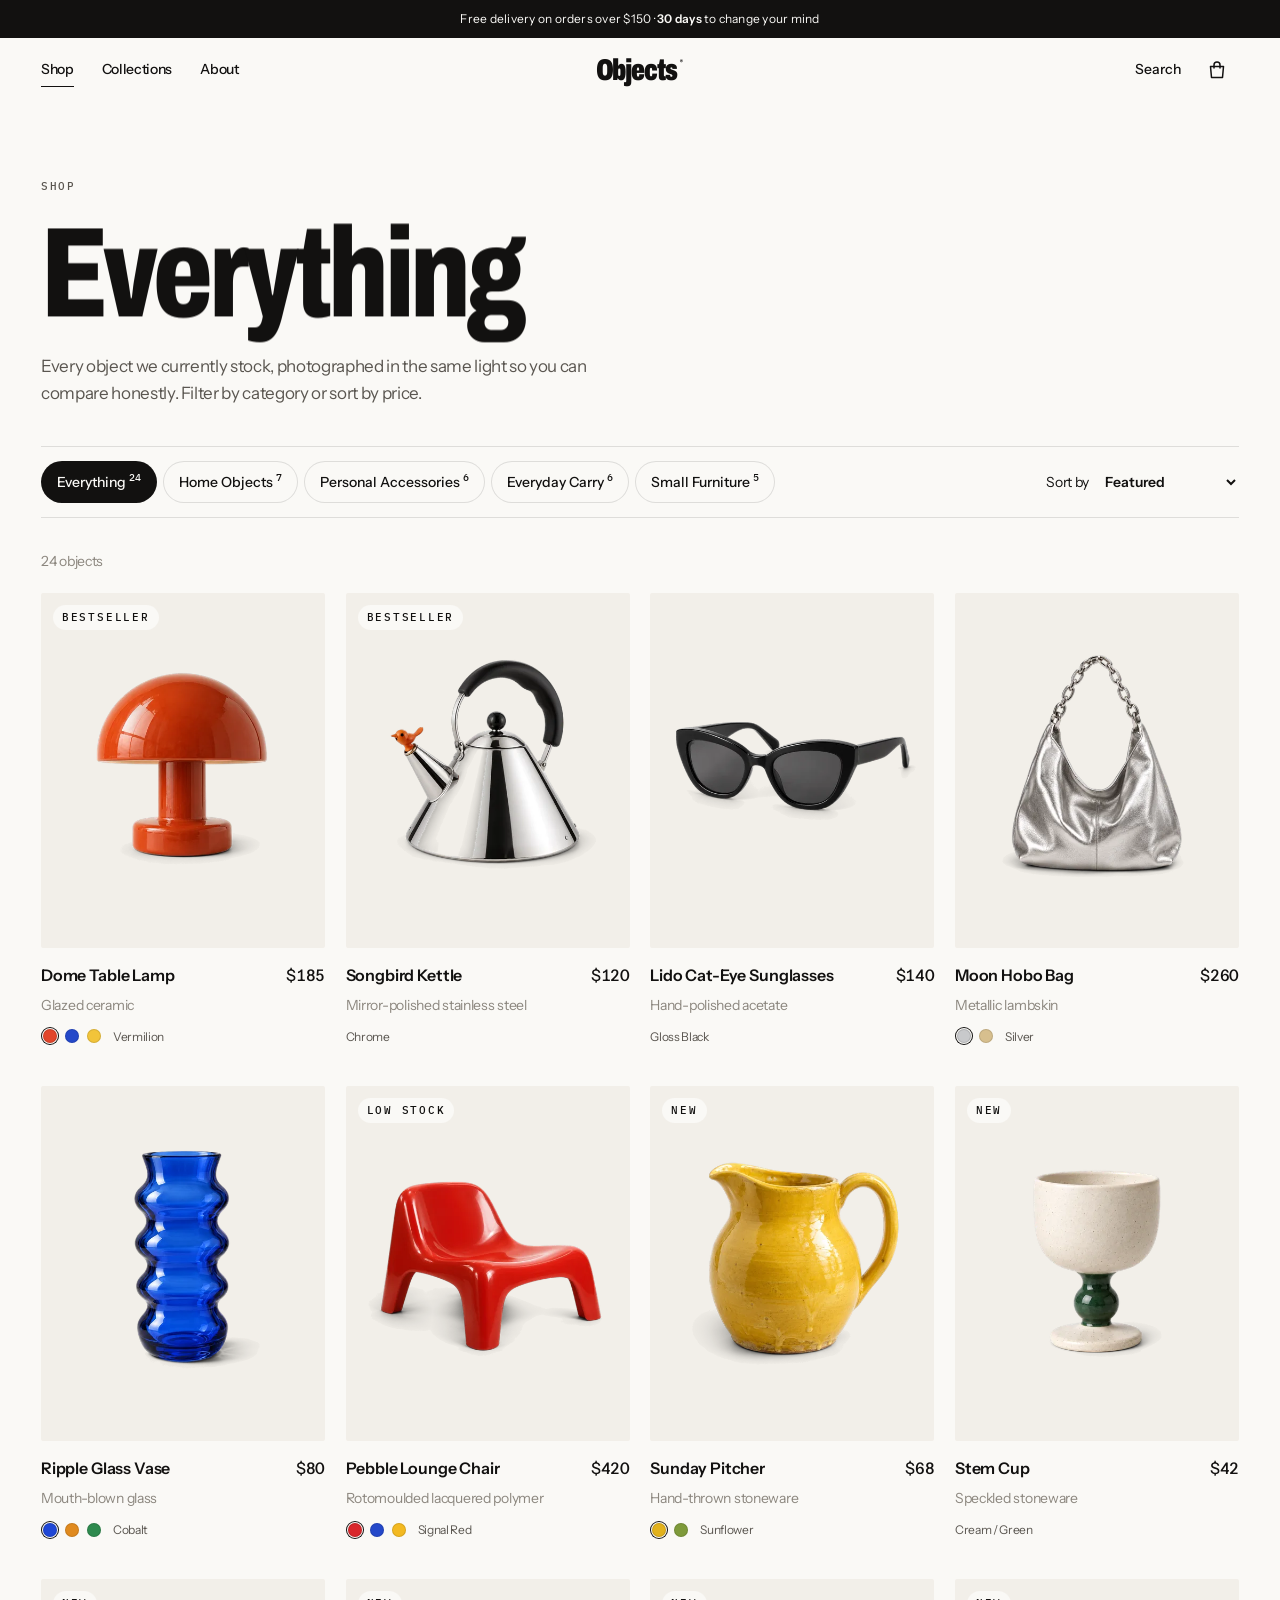
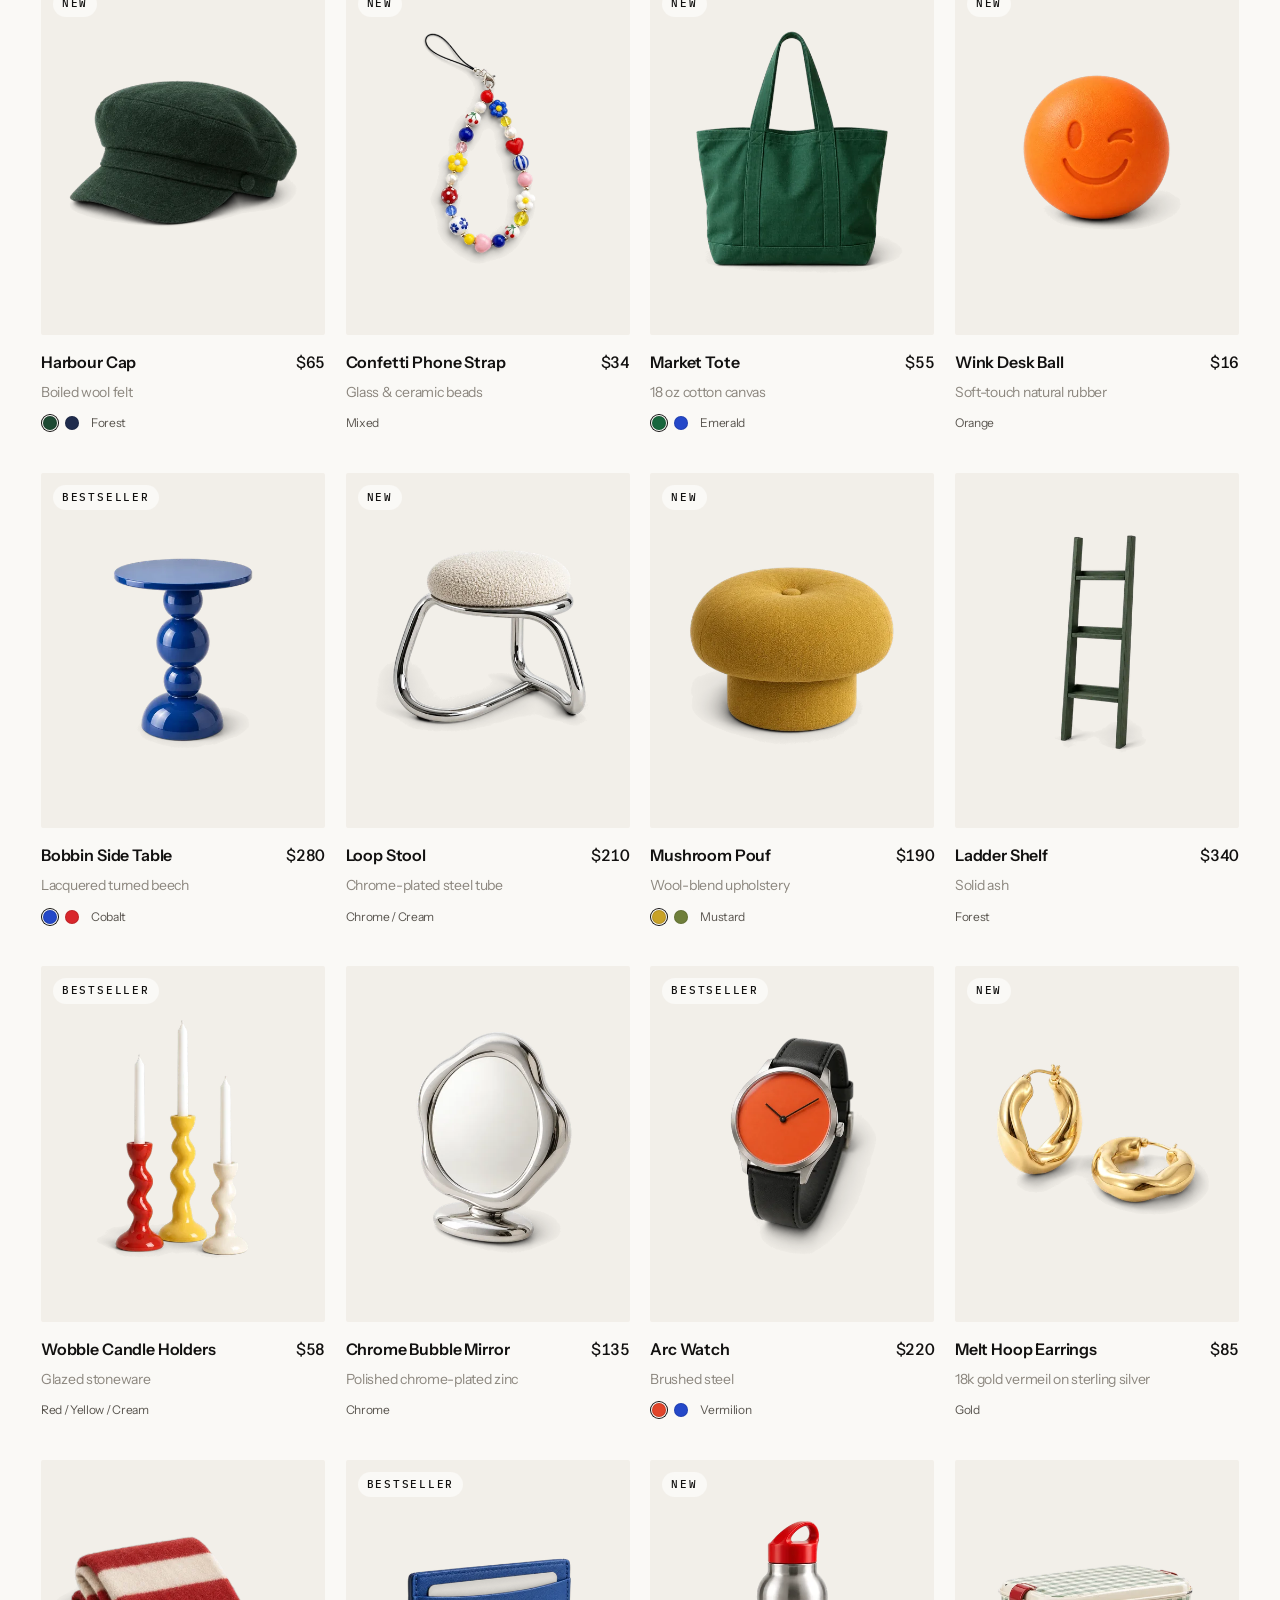
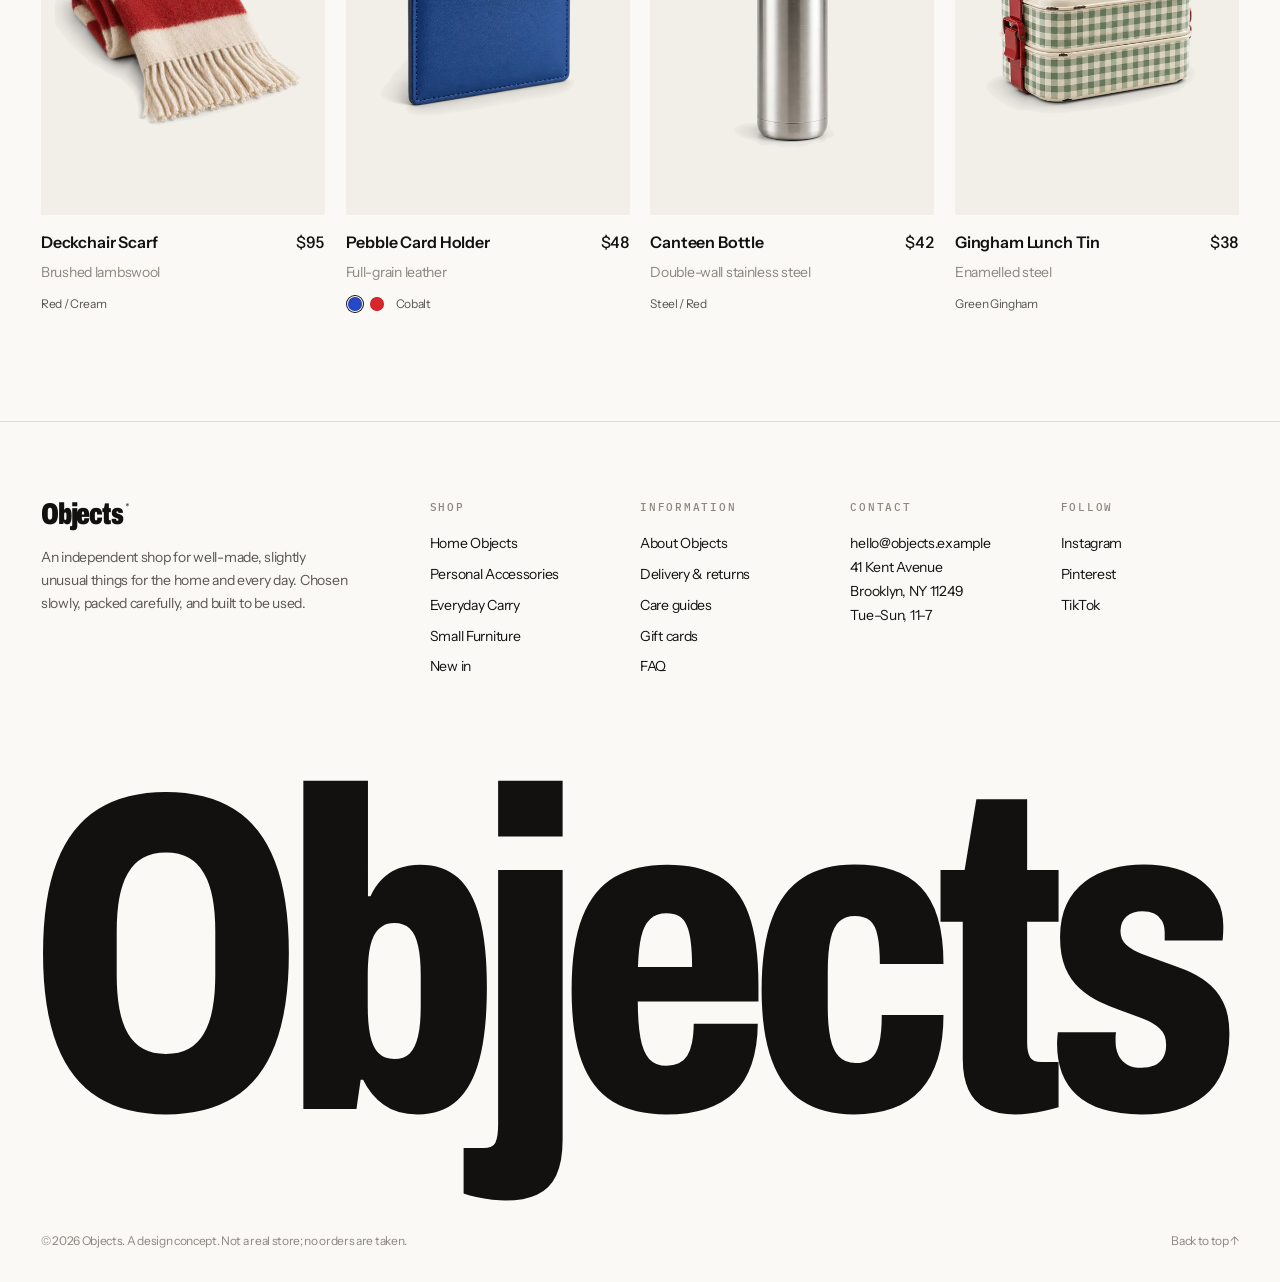
<file: objects/shop.html>
<!doctype html>
<html lang="en">
<head>
  <meta charset="utf-8">
  <meta name="viewport" content="width=device-width, initial-scale=1">
  <title>Shop — Objects</title>
  <meta name="description" content="Objects is an independent shop for well-made, slightly unusual things for the home and every day.">
  <meta name="theme-color" content="#FAF9F6">
  <link rel="icon" href="img/favicon.svg" type="image/svg+xml">
  <link rel="preconnect" href="https://fonts.googleapis.com">
  <link rel="preconnect" href="https://fonts.gstatic.com" crossorigin>
  <link href="https://fonts.googleapis.com/css2?family=Archivo:wdth,wght@62..125,500..900&family=IBM+Plex+Mono:wght@400;500&family=Instrument+Sans:wght@400..700&display=swap" rel="stylesheet">
    <link rel="stylesheet" href="css/objects.css?v=2">
  <script>document.documentElement.classList.add('js')</script>
</head>
<body>
<a class="skip-link" href="#main">Skip to content</a>

<!-- icon sprite -->
<svg width="0" height="0" style="position:absolute" aria-hidden="true">
  <symbol id="i-arrow" viewBox="0 0 16 16"><path d="M1 8h13M9 3l5 5-5 5" fill="none" stroke="currentColor" stroke-width="1.5"/></symbol>
  <symbol id="i-arrow-l" viewBox="0 0 16 16"><path d="M15 8H2M7 3 2 8l5 5" fill="none" stroke="currentColor" stroke-width="1.5"/></symbol>
  <symbol id="i-plus" viewBox="0 0 16 16"><path d="M8 2v12M2 8h12" fill="none" stroke="currentColor" stroke-width="1.5"/></symbol>
  <symbol id="i-minus" viewBox="0 0 16 16"><path d="M2 8h12" fill="none" stroke="currentColor" stroke-width="1.5"/></symbol>
  <symbol id="i-close" viewBox="0 0 20 20"><path d="m4 4 12 12M16 4 4 16" fill="none" stroke="currentColor" stroke-width="1.5"/></symbol>
  <symbol id="i-search" viewBox="0 0 20 20"><circle cx="8.5" cy="8.5" r="6" fill="none" stroke="currentColor" stroke-width="1.5"/><path d="m13 13 5 5" stroke="currentColor" stroke-width="1.5"/></symbol>
  <symbol id="i-bag" viewBox="0 0 20 20"><path d="M3.5 6.5h13l-1 11h-11z" fill="none" stroke="currentColor" stroke-width="1.5" stroke-linejoin="round"/><path d="M7 8.5V5a3 3 0 0 1 6 0v3.5" fill="none" stroke="currentColor" stroke-width="1.5"/></symbol>
  <symbol id="i-menu" viewBox="0 0 20 20"><path d="M2 7h16M2 13h16" stroke="currentColor" stroke-width="1.5"/></symbol>
  <symbol id="i-spark" viewBox="0 0 40 40"><path fill="currentColor" d="M17.6 0h4.8l-.9 15.2 11.8-9.6 3.4 3.4-9.6 11.8L40 17.6v4.8l-15.2-.9 9.6 11.8-3.4 3.4-11.8-9.6.9 15.9h-4.8l.9-15.9-11.8 9.6-3.4-3.4 9.6-11.8L0 22.4v-4.8l15.2.9L5.6 6.7 9 3.3l11.8 9.6z"/></symbol>
</svg>

<div class="announce">Free delivery on orders over $150 · <strong>30 days</strong> to change your mind</div>

<header class="site-header" id="top">
  <div class="wrap site-header__inner">
    <div style="display:flex;align-items:center;gap:8px">
      <button class="icon-btn menu-toggle" type="button" data-open="menu" aria-label="Open menu" aria-haspopup="dialog">
        <svg aria-hidden="true"><use href="#i-menu"/></svg>
      </button>
      <nav class="nav" aria-label="Primary">
        <a href="shop.html" aria-current="page">Shop</a>
        <a href="shop.html">Collections</a>
        <a href="about.html">About</a>
      </nav>
    </div>
    <a class="wordmark" href="index.html" aria-label="Objects, home">Objects<sup aria-hidden="true">®</sup></a>
    <div class="header-actions">
      <button class="text-btn" type="button" data-open="search" aria-haspopup="dialog">Search</button>
      <button class="icon-btn menu-toggle" type="button" data-open="search" aria-label="Search" aria-haspopup="dialog">
        <svg aria-hidden="true"><use href="#i-search"/></svg>
      </button>
      <button class="icon-btn" type="button" data-open="bag" aria-haspopup="dialog" aria-label="Shopping bag, 0 items" id="bag-button">
        <svg aria-hidden="true"><use href="#i-bag"/></svg>
        <span class="bag-count" data-bag-count aria-hidden="true">0</span>
      </button>
    </div>
  </div>
</header>

<main id="main">
  <div class="wrap">
    <header class="shop-head">
      <span class="label muted">Shop</span>
      <h1 class="display h2" data-shop-title>Everything</h1>
      <p>Every object we currently stock, photographed in the same light so you can compare honestly. Filter by category or sort by price.</p>
    </header>
    <div class="filters">
      <div class="chips" role="group" aria-label="Filter by category" data-chips></div>
      <label class="sort">Sort by
        <select data-sort>
          <option value="featured">Featured</option>
          <option value="new">Newest</option>
          <option value="low">Price, low to high</option>
          <option value="high">Price, high to low</option>
        </select>
      </label>
    </div>
    <p class="result-count" data-result-count aria-live="polite"></p>
    <ul class="grid-products" data-shop-grid></ul>
  </div>
  <div style="height:var(--section)"></div>
</main>

<!-- J. FOOTER ---------------------------------------------------------- -->
<footer class="footer" id="footer-about">
  <div class="wrap">
    <div class="footer__grid">
      <div class="footer__brand">
        <a class="wordmark" href="index.html">Objects<sup aria-hidden="true">®</sup></a>
        <p>An independent shop for well-made, slightly unusual things for the home and every day. Chosen slowly, packed carefully, and built to be used.</p>
      </div>
      <div>
        <h3>Shop</h3>
        <ul>
          <li><a href="shop.html?c=home">Home Objects</a></li>
          <li><a href="shop.html?c=accessories">Personal Accessories</a></li>
          <li><a href="shop.html?c=carry">Everyday Carry</a></li>
          <li><a href="shop.html?c=furniture">Small Furniture</a></li>
          <li><a href="index.html#new">New in</a></li>
        </ul>
      </div>
      <div>
        <h3>Information</h3>
        <ul>
          <li><a href="about.html">About Objects</a></li>
          <li><a href="#" data-info>Delivery &amp; returns</a></li>
          <li><a href="#" data-info>Care guides</a></li>
          <li><a href="#" data-info>Gift cards</a></li>
          <li><a href="#" data-info>FAQ</a></li>
        </ul>
      </div>
      <div>
        <h3>Contact</h3>
        <address>
          <a href="mailto:hello@objects.example">hello@objects.example</a><br>
          41 Kent Avenue<br>Brooklyn, NY 11249<br>
          Tue–Sun, 11–7
        </address>
      </div>
      <div>
        <h3>Follow</h3>
        <ul>
          <li><a href="#" data-info>Instagram</a></li>
          <li><a href="#" data-info>Pinterest</a></li>
          <li><a href="#" data-info>TikTok</a></li>
        </ul>
      </div>
    </div>
    <p class="display footer__mark" aria-hidden="true">Objects</p>
    <div class="footer__base">
      <span>© 2026 Objects. A design concept. Not a real store; no orders are taken.</span>
      <a href="#top">Back to top ↑</a>
    </div>
  </div>
</footer>

<!-- Dialogs ------------------------------------------------------------ -->
<dialog class="drawer" id="bag" aria-labelledby="bag-title">
  <div class="drawer__head">
    <h2 class="drawer__title" id="bag-title">Your bag <span class="muted" data-bag-label></span></h2>
    <button class="icon-btn" type="button" data-close aria-label="Close bag"><svg aria-hidden="true"><use href="#i-close"/></svg></button>
  </div>
  <div class="ship-bar" data-ship></div>
  <div class="drawer__body" data-bag-items></div>
  <div class="drawer__foot" data-bag-foot></div>
</dialog>

<dialog class="qv" id="qv" aria-labelledby="qv-name">
  <div class="qv__media"><img alt="" data-qv-img></div>
  <div class="qv__body" data-qv-body></div>
  <button class="icon-btn qv__close" type="button" data-close aria-label="Close product details"><svg aria-hidden="true"><use href="#i-close"/></svg></button>
</dialog>

<dialog class="search" id="search" aria-label="Search">
  <div class="wrap">
    <div class="search__bar">
      <svg aria-hidden="true"><use href="#i-search"/></svg>
      <label class="visually-hidden" for="q">Search objects</label>
      <input id="q" type="search" placeholder="Search lamps, bags, vases…" autocomplete="off" data-search-input>
      <button class="icon-btn" type="button" data-close aria-label="Close search"><svg aria-hidden="true"><use href="#i-close"/></svg></button>
    </div>
    <p class="search__hint" data-search-hint></p>
    <div class="search__results" data-search-results aria-live="polite"></div>
  </div>
</dialog>

<dialog class="menu" id="menu" aria-label="Menu">
  <div class="wrap" style="display:flex;flex-direction:column;height:100%">
    <div class="menu__head">
      <a class="wordmark" href="index.html">Objects<sup aria-hidden="true">®</sup></a>
      <button class="icon-btn" type="button" data-close aria-label="Close menu"><svg aria-hidden="true"><use href="#i-close"/></svg></button>
    </div>
    <nav class="menu__nav" aria-label="Mobile">
      <a href="shop.html" data-close-nav>Shop <span>24</span></a>
      <a href="shop.html" data-close-nav>Collections <span>24</span></a>
      <a href="about.html" data-close-nav>About</a>
    </nav>
    <div class="menu__cats">
      <a href="shop.html?c=home">Home Objects</a>
      <a href="shop.html?c=accessories">Personal Accessories</a>
      <a href="shop.html?c=carry">Everyday Carry</a>
      <a href="shop.html?c=furniture">Small Furniture</a>
    </div>
    <p class="menu__foot">Free delivery over $150 · hello@objects.example</p>
  </div>
</dialog>

<div class="toast" role="status" aria-live="polite" data-toast></div>

<script src="js/data.js?v=2"></script>
<script src="js/app.js?v=2"></script>
</body>
</html>
</file>
<file: styles.css>
/* ABC Areal (Dinamo): the site's main typeface */
@font-face {
  font-family: "ABC Areal";
  src: url("assets/fonts/ABCAreal-Regular.woff2") format("woff2");
  font-weight: 400;
  font-style: normal;
  font-display: swap;
}

@font-face {
  font-family: "ABC Areal";
  src: url("assets/fonts/ABCAreal-Medium.woff2") format("woff2");
  font-weight: 500;
  font-style: normal;
  font-display: swap;
}

@font-face {
  font-family: "ABC Areal";
  src: url("assets/fonts/ABCAreal-Bold.woff2") format("woff2");
  font-weight: 700;
  font-style: normal;
  font-display: swap;
}

:root {
  --color-bg: #0f0d0d;
  --color-surface: #282322;
  --color-text: #ffffff;
  --color-ink: #130f0e;
  --color-accent: #ed5b29;
  --color-placeholder: #535353;
  --color-card: #272626;
  --color-media: #3b3b3b;
  --color-muted: #c0c0c0;
  --color-wordmark: #3a3432;

  --font-display: "ABC Areal", system-ui, sans-serif;
  --font-mono: "Geist Mono", ui-monospace, monospace;

  --gutter: 40px;
}

*,
*::before,
*::after {
  box-sizing: border-box;
}

body {
  margin: 0;
  background: var(--color-bg);
  color: var(--color-text);
  font-family: var(--font-display);
  -webkit-font-smoothing: antialiased;
}

a {
  color: inherit;
  text-decoration: none;
}

img {
  display: block;
}

/* Hero (Figma frame "Wireframe - 2", 1440 × 760) */
.hero {
  position: relative;
  display: flex;
  flex-direction: column;
  justify-content: space-between;
  min-height: 100vh;
  min-height: 100svh;
  padding: 41px var(--gutter) 56px;
}

/* Header */
.site-header {
  position: relative;
  display: flex;
  justify-content: space-between;
  align-items: center;
  min-height: 45px;
}

/* Mobile menu button (Figma 118:18487): white circle with a hamburger. On open the
   top and bottom lines slide into the middle, then turn into a cross; closing plays it
   backwards. Each line has two layers: the inner path slides, the outer group turns. */
.menu-toggle {
  position: relative;
  z-index: 101;
  display: none;
  flex-shrink: 0;
  align-items: center;
  justify-content: center;
  width: 40px;
  height: 40px;
  padding: 0;
  border: 0;
  border-radius: 73px;
  background: #fff;
  cursor: pointer;
  -webkit-tap-highlight-color: transparent;
}

.menu-icon {
  overflow: visible;
}

.menu-icon__bar {
  fill: none;
  stroke: #121923;
  stroke-width: 2.536;
}

.menu-icon__bar--top,
.menu-icon__bar--bottom {
  transition: transform 0.22s cubic-bezier(0.65, 0, 0.35, 1) 0.2s;
}

.menu-icon__turn {
  transform-origin: 16px 16px;
  transition: transform 0.22s cubic-bezier(0.65, 0, 0.35, 1);
}

.menu-icon__bar--mid {
  transform-origin: 16px 16px;
  transition: opacity 0.12s ease 0.18s, transform 0.12s ease 0.18s;
}

.menu-toggle[aria-expanded="true"] .menu-icon__bar--top {
  transform: translateY(6.4px);
  transition-delay: 0s;
}

.menu-toggle[aria-expanded="true"] .menu-icon__bar--bottom {
  transform: translateY(-6.4px);
  transition-delay: 0s;
}

.menu-toggle[aria-expanded="true"] .menu-icon__turn--top {
  transform: rotate(45deg);
  transition-delay: 0.2s;
}

.menu-toggle[aria-expanded="true"] .menu-icon__turn--bottom {
  transform: rotate(-45deg);
  transition-delay: 0.2s;
}

.menu-toggle[aria-expanded="true"] .menu-icon__bar--mid {
  opacity: 0;
  transform: scaleX(0.4);
  transition-delay: 0.1s;
}

/* Full-screen mobile menu (Figma 119:18491): slides down from the top of the screen
   like a curtain; the header row (logo and button) stays on top of it */
.mobile-menu {
  position: fixed;
  inset: 0;
  z-index: 100;
  display: none;
  flex-direction: column;
  padding: calc(var(--menu-top, 69px) + 48px) var(--gutter) 48px;
  overflow-y: auto;
  background: #0f0d0d;
  visibility: hidden;
  clip-path: inset(0 0 100% 0);
  transition: clip-path 0.55s cubic-bezier(0.76, 0, 0.24, 1) 0.1s, visibility 0s linear 0.65s;
}

.mobile-menu.is-open {
  visibility: visible;
  clip-path: inset(0 0 0 0);
  transition: clip-path 0.65s cubic-bezier(0.76, 0, 0.24, 1), visibility 0s;
}

.mobile-menu__links {
  display: flex;
  flex-direction: column;
  align-items: flex-start;
  gap: 20px;
}

/* Links and the button glide up into place one after another once the curtain is down */
.mobile-menu__link,
.cta.mobile-menu__cta {
  opacity: 0;
  transform: translateY(24px);
  transition: opacity 0.2s ease, transform 0.2s ease;
}

.mobile-menu.is-open .mobile-menu__link,
.mobile-menu.is-open .cta.mobile-menu__cta {
  opacity: 1;
  transform: none;
  transition: opacity 0.5s ease, transform 0.6s cubic-bezier(0.16, 1, 0.3, 1);
}

.mobile-menu.is-open .mobile-menu__link:nth-child(1) { transition-delay: 0.3s; }
.mobile-menu.is-open .mobile-menu__link:nth-child(2) { transition-delay: 0.36s; }
.mobile-menu.is-open .mobile-menu__link:nth-child(3) { transition-delay: 0.42s; }
.mobile-menu.is-open .mobile-menu__link:nth-child(4) { transition-delay: 0.48s; }
.mobile-menu.is-open .cta.mobile-menu__cta { transition-delay: 0.5s; }

.mobile-menu__link {
  color: #fff;
  font-family: var(--font-display);
  font-weight: 500;
  font-size: 28px;
  line-height: 1.2;
  letter-spacing: -0.56px;
  text-decoration: none;
}

.cta.mobile-menu__cta {
  justify-content: center;
  font-size: 16px;
  align-items: center;
  margin-top: auto;
  padding: 16px 12px 16px 20px;
}

/* The header row sits above the menu so the logo and button stay put */
.site-header {
  z-index: 101;
}

html.menu-open {
  overflow: hidden;
}

@media (prefers-reduced-motion: reduce) {
  .mobile-menu,
  .mobile-menu.is-open,
  .menu-icon__bar,
  .menu-icon__turn,
  .mobile-menu__link,
  .cta.mobile-menu__cta {
    transition-duration: 0.01s !important;
    transition-delay: 0s !important;
  }
}

/* Wordmark at the far left of the nav bar */
.site-logo {
  display: block;
  flex-shrink: 0;
}

.site-logo img {
  display: block;
  width: 145px;
  height: auto;
}

.nav {
  position: absolute;
  left: 50%;
  top: 50%;
  transform: translate(-50%, -50%);
  display: flex;
  flex-wrap: wrap;
  align-items: center;
  gap: 16px;
}

.nav__link {
  padding: 10px 16px;
  border-radius: 20px;
  background: var(--color-surface);
  font-family: var(--font-mono);
  font-weight: 500;
  font-size: 16px;
  line-height: 1.3;
  letter-spacing: 0.16px;
  text-transform: uppercase;
  white-space: nowrap;
  transition: background-color 0.2s ease;
}

.nav__link:hover,
.nav__link:focus-visible {
  background: #3a3331;
}

.cta {
  display: inline-flex;
  align-items: flex-start;
  gap: 8px;
  padding: 12px 12px 12px 20px;
  border-radius: 72px;
  background: var(--color-text);
  color: var(--color-ink);
  font-family: var(--font-mono);
  font-weight: 600;
  font-size: 16px;
  line-height: normal;
  letter-spacing: 0.16px;
  text-transform: uppercase;
  white-space: nowrap;
  transition: opacity 0.2s ease;
}

.cta:hover,
.cta:focus-visible {
  opacity: 0.88;
}

/* Hero content */
.hero__content {
  display: flex;
  flex-direction: column;
  align-items: flex-start;
  gap: 24px;
  max-width: 670px;
}

.hero__title {
  margin: 0;
  font-family: var(--font-display);
  font-optical-sizing: auto;
  font-weight: 400;
  font-size: 64px;
  line-height: 1.2;
  letter-spacing: -1.92px;
}

.hero__link {
  display: inline-flex;
  align-items: flex-start;
  gap: 8px;
  color: var(--color-accent);
  font-family: var(--font-mono);
  font-weight: 600;
  font-size: 16px;
  line-height: normal;
  letter-spacing: 0.32px;
  text-transform: uppercase;
  white-space: nowrap;
}

.hero__link span {
  text-underline-offset: 4px;
}

.hero__link:hover span,
.hero__link:focus-visible span {
  text-decoration: underline;
}

.hero__link img {
  transition: transform 0.2s ease;
}

.hero__link:hover img,
.hero__link:focus-visible img {
  transform: translate(2px, -2px);
}

/* Video section (Figma frame "Wireframe - 3", 1440 × 900) */
.video-section {
  position: relative;
  aspect-ratio: 1440 / 900;
  overflow: hidden;
  background: var(--color-placeholder);
}

.video-section > * {
  position: absolute;
  inset: 0;
  width: 100%;
  height: 100%;
  border: 0;
  object-fit: cover;
}

/* Section label: "— SELECTED WORKS ———" */
.section-label {
  display: flex;
  align-items: center;
  gap: 12px;
  padding: 1px 0;
}

.section-label__rule {
  flex: none;
  /* SVG is 7.5 tall in a 6px slot, offset up by its 1.5px stroke overhang */
  margin-top: -1.5px;
}

.section-label__rule--fill {
  flex: 1 1 0;
  min-width: 0;
  width: 0;
}

.section-label__text {
  margin: 0;
  color: var(--color-accent);
  font-family: var(--font-mono);
  font-weight: 500;
  font-size: 16px;
  line-height: normal;
  letter-spacing: 0.32px;
  text-transform: uppercase;
  white-space: nowrap;
}

/* Works page (works.html) */
.page-top {
  padding: 41px var(--gutter) 0;
  background: var(--color-bg);
}

.works.works--page {
  padding-top: 120px;
}

.page-title {
  margin: 40px 0 0;
  font-weight: 400;
  font-size: 64px;
  line-height: 1.2;
  letter-spacing: -1.92px;
}

.works--page .works__intro {
  margin-top: 24px;
}

.works--page .works__grid {
  margin-top: 120px;
}

/* Selected works (Figma frame "Wireframe - 4", 1440 × 3656) */
.works {
  padding: 80px var(--gutter);
  background: var(--color-bg);
}

.works__intro {
  max-width: 555px;
  margin: 40px 0 0;
  font-size: 40px;
  line-height: 1.3;
  letter-spacing: -0.8px;
}

.works__grid {
  display: grid;
  grid-template-columns: repeat(2, minmax(0, 1fr));
  align-items: end;
  column-gap: 12px;
  row-gap: 104px;
  margin-top: 193px;
}

.work-card {
  display: flex;
  flex-direction: column;
  gap: 20px;
}

.work-card__media {
  aspect-ratio: 674 / 580;
  overflow: hidden;
  background: var(--color-card);
}

.work-card__media--short {
  aspect-ratio: 674 / 500;
}

.work-card__media > img,
.work-card__media > video {
  display: block;
  width: 100%;
  height: 100%;
  object-fit: cover;
  transition: transform 0.4s ease;
}

.work-card:hover .work-card__media > *,
.work-card:focus-visible .work-card__media > * {
  transform: scale(1.02);
}

.work-card__meta {
  display: flex;
  flex-direction: column;
  align-items: flex-start;
  gap: 16px;
}

.work-card__title {
  margin: 0;
  font-weight: 400;
  font-size: 24px;
  line-height: 1.3;
  letter-spacing: -0.24px;
}

.tags {
  display: flex;
  flex-wrap: wrap;
  gap: 16px 12px;
  margin: 0;
  padding: 0;
  list-style: none;
}

.tag {
  padding: 6px 12px;
  border-radius: 40px;
  background: var(--color-surface);
  font-family: var(--font-mono);
  font-weight: 500;
  font-size: 16px;
  line-height: 1.3;
  letter-spacing: 0.16px;
  text-transform: uppercase;
  white-space: nowrap;
}

/* Statement (Figma frame "Wireframe - 5", 1440 × 489) */
.statement {
  padding: 120px var(--gutter);
  background: var(--color-bg);
}

.statement__text {
  max-width: 994px;
  font-size: 64px;
  line-height: 1.3;
  letter-spacing: -2.56px;
}

.statement__text p {
  margin: 0;
}

.statement__muted {
  color: rgba(255, 255, 255, 0.6);
}

/* Our services (Figma frame "Wireframe - 6", 1440 × 2386) */
.services {
  padding: 80px var(--gutter);
  background: var(--color-bg);
}

.services__list {
  display: flex;
  flex-direction: column;
  gap: 80px;
  margin-top: 135px;
}

.service {
  display: flex;
  justify-content: space-between;
  align-items: flex-start;
  gap: 40px;
}

.service__info {
  display: flex;
  flex-direction: column;
  gap: 28px;
  flex: 0 1 427px;
}

.service__title {
  margin: 0;
  font-weight: 400;
  font-size: 40px;
  line-height: 1.3;
  letter-spacing: -0.8px;
}

.service__media {
  flex: 0 1 660px;
  aspect-ratio: 660 / 636;
  overflow: hidden;
  background: var(--color-media);
}

.service__media > img,
.service__media > video {
  display: block;
  width: 100%;
  height: 100%;
  object-fit: cover;
}

/* Contact CTA (Figma frame "Wireframe - 7", 1440 × 574) */
.contact {
  display: flex;
  flex-direction: column;
  align-items: center;
  gap: 80px;
  padding: 120px var(--gutter);
  background: var(--color-bg);
  text-align: center;
}

.contact__text {
  max-width: 720px;
  margin: 0;
  font-weight: 400;
  font-size: 40px;
  line-height: 1.3;
  letter-spacing: -0.8px;
}

.cta--wide {
  align-items: center;
  border-radius: 32px;
  letter-spacing: 0.32px;
}

/* Footer (Figma frame "Wireframe - 8", 1440 × 360) */
.site-footer {
  overflow: hidden;
  padding: 20px var(--gutter) 0;
  background: var(--color-bg);
}

.site-footer__rule {
  width: 100%;
  margin-top: -1.5px;
}

.site-footer__bar {
  display: flex;
  justify-content: space-between;
  align-items: center;
  gap: 16px 24px;
  flex-wrap: wrap;
  margin-top: 28px;
  font-size: 16px;
}

.social-links {
  display: flex;
  gap: 24px;
  margin: 0;
  padding: 0;
  list-style: none;
  color: var(--color-accent);
  font-family: var(--font-mono);
  font-weight: 600;
  line-height: normal;
  letter-spacing: 0.32px;
  text-transform: uppercase;
}

.social-links a {
  text-decoration: underline;
  text-decoration-thickness: 8%;
  transition: opacity 0.2s ease;
}

.social-links a:hover,
.social-links a:focus-visible {
  opacity: 0.75;
}

.site-footer__legal {
  margin: 0;
  color: var(--color-muted);
  line-height: 1.3;
  letter-spacing: -0.16px;
  text-align: right;
}

/* Oversized "Orange Peel" wordmark (Figma 122:18511, 1211 × 220 on a 1440 frame),
   cropped by the footer's bottom edge as in the design. It scales with the page;
   --w is its width and the crop and spacing keep Figma's proportions. */
.site-footer__wordmark {
  --w: min(1211px, 84.1vw);
  width: var(--w);
  height: calc(var(--w) * 174 / 1211);
  margin: calc(var(--w) * 111 / 1211) auto 0;
  overflow: hidden;
}

.site-footer__wordmark img {
  display: block;
  width: 100%;
  height: auto;
}

/* Phones: socials and copyright stacked and centred, copyright smaller */
@media (max-width: 600px) {
  .site-footer__bar {
    flex-direction: column;
    justify-content: center;
    gap: 16px;
  }

  .social-links {
    justify-content: center;
  }

  .site-footer__legal {
    font-size: 15px;
    text-align: center;
  }
}

/* ==========================================================================
   Case study overlay (Figma "Desktop - 250")
   ========================================================================== */
.case-overlay {
  --ease-out: cubic-bezier(0.16, 1, 0.3, 1);
  --ease-in: cubic-bezier(0.7, 0, 0.84, 0);
  position: fixed;
  inset: 0;
  z-index: 200;
  overflow: hidden;
  opacity: 0;
  transition: opacity 0.45s ease 0.15s;
}

/* Tinted, blurred backdrop over the homepage. Kept on a pseudo-element:
   a backdrop-filter on the overlay itself would trap the fixed close button. */
.case-overlay::before {
  content: "";
  position: fixed;
  inset: 0;
  background: rgba(221, 173, 160, 0.2);
  -webkit-backdrop-filter: blur(25.85px);
  backdrop-filter: blur(25.85px);
}

.case-overlay[hidden] {
  display: none;
}

.case-overlay.is-open {
  opacity: 1;
  transition-delay: 0s;
}

/* Close button: orange pill with an outer ring */
.case-close {
  position: fixed;
  top: 36px;
  left: 50%;
  z-index: 2;
  padding: 0;
  border: 1px solid #e44a03;
  border-radius: 44px;
  background: none;
  cursor: pointer;
  transform: translate(-50%, -24px);
  opacity: 0;
  transition: transform 0.3s var(--ease-in), opacity 0.3s ease;
}

.case-overlay.is-open .case-close {
  transform: translate(-50%, 0);
  opacity: 1;
  transition: transform 0.6s var(--ease-out) 0.3s, opacity 0.4s ease 0.3s;
}

.case-close__inner {
  display: flex;
  align-items: center;
  justify-content: center;
  padding: 16px 32px;
  border-radius: 41px;
  background: #fd540b;
  box-shadow: inset 0 -2px 4px #cf4100, inset 0 2px 4px #ffb898;
  transition: background-color 0.2s ease;
}

/* Focus rings: none for mouse/touch, a ring that matches the site for keyboard */
.case-close:focus,
.case-sheet:focus {
  outline: none;
}

html[data-input="keyboard"] .case-close:focus-visible {
  outline: 2px solid #fff;
  outline-offset: 4px;
}

.case-close:hover .case-close__inner,
.case-close:focus-visible .case-close__inner {
  background: #ff6a29;
}

/* The sheet slides up from the bottom of the screen */
/* The sheet stays fixed in place; only its content scrolls. */
.case-sheet {
  position: absolute;
  top: 130px;
  right: 0;
  bottom: 0;
  left: 0;
  z-index: 1;
  overflow-x: hidden;
  overflow-y: auto;
  overscroll-behavior: contain;
  padding: 88px var(--gutter) 0;
  border-radius: 40px 40px 0 0;
  background: var(--color-ink);
  transform: translateY(100vh);
  transition: transform 0.55s var(--ease-in);
}

.case-overlay.is-open .case-sheet {
  transform: none;
  transition: transform 0.9s var(--ease-out) 0.05s;
}

/* Header content rises in once the sheet has mostly arrived */
.case-header > *,
.case-figure--hero {
  opacity: 0;
  transform: translateY(32px);
}

.case-overlay.is-open .case-header > *,
.case-overlay.is-open .case-figure--hero {
  opacity: 1;
  transform: none;
  transition: opacity 0.7s ease, transform 0.9s var(--ease-out);
}

.case-overlay.is-open .case-header__main { transition-delay: 0.35s; }
.case-overlay.is-open .case-intro { transition-delay: 0.45s; }
.case-overlay.is-open .case-figure--hero { transition-delay: 0.55s; }

/* Header: tags + title on the left, intro on the right */
.case-header {
  display: flex;
  justify-content: space-between;
  align-items: flex-start;
  gap: 40px;
}

.case-header__main {
  display: flex;
  flex-direction: column;
  gap: 20px;
  flex: 0 1 656px;
}

.case-header .tag {
  border-radius: 20px;
}

.case-title {
  margin: 0;
  font-weight: 500;
  font-size: 56px;
  line-height: 1.3;
  letter-spacing: -0.01em;
}

.case-intro,
.case-chapter__body p {
  margin: 0;
  color: #e6e5e5;
  font-size: 18px;
  line-height: 1.58;
  letter-spacing: -0.18px;
}

.case-intro {
  display: flex;
  flex-direction: column;
  gap: 16px;
  flex: 0 1 539px;
  padding-top: 12px;
}

.case-intro p {
  margin: 0;
}

/* Large standalone line that closes a chapter */
.case-statement {
  max-width: 900px;
  margin: 120px 0 0;
  font-size: 56px;
  line-height: 1.25;
  letter-spacing: -1.68px;
}

/* Right-column text that continues a chapter after a full-width block */
.case-chapter.case-chapter--continued {
  margin-top: 80px;
}

/* Press logos (Figma "Section 1"): TV row above, magazines below, centred */
.case-press {
  --logo-scale: 1;
  display: flex;
  flex-direction: column;
  align-items: center;
  gap: 82px;
  margin-top: 120px;
  padding: 80px 0;
}

.case-press__row {
  display: flex;
  flex-wrap: wrap;
  justify-content: center;
  align-items: center;
  gap: 32px 48px;
  margin: 0;
  padding: 0;
  list-style: none;
}

.case-press__row:first-child {
  column-gap: 26px;
}

.case-press__row li {
  display: flex;
  align-items: center;
  justify-content: center;
}

.case-press__row img {
  width: calc(var(--logo-w) * var(--logo-scale));
  height: calc(var(--logo-h) * var(--logo-scale));
}

/* Short list inside a chapter (e.g. "The Experience") */
.case-list {
  margin: 0;
  padding: 0;
  list-style: none;
  border-bottom: 1px solid rgba(255, 255, 255, 0.15);
}

.case-list li {
  padding: 14px 0;
  border-top: 1px solid rgba(255, 255, 255, 0.15);
  font-size: 18px;
  line-height: 1.4;
  letter-spacing: -0.18px;
}

/* Bullet-point version of the list: same text as the body, no dividing lines */
.case-list.case-list--bullets {
  display: flex;
  flex-direction: column;
  gap: 8px;
  padding-left: 1.25em;
  border-bottom: 0;
  list-style: disc;
  color: #e6e5e5;
}

.case-list.case-list--bullets li {
  padding: 0 0 0 4px;
  border-top: 0;
  line-height: 1.58;
}

.case-list.case-list--bullets li::marker {
  color: var(--color-accent);
}

/* Media placeholders: put an <img>/<video> inside .case-media */
.case-figure {
  margin: 0;
}

.case-media {
  overflow: hidden;
  aspect-ratio: 1360 / 720;
  background: #e5e5e5;
}

.case-media > img,
.case-media > video {
  display: block;
  width: 100%;
  height: 100%;
  object-fit: cover;
}

.case-figure--hero {
  margin-top: 72px;
}

.case-figure--full {
  margin-top: 120px;
}

/* A full-width image straight after the colour palette sits close to it, as one block */
.case-palette + .case-figure--full {
  margin-top: 12px;
}

.case-caption {
  margin-top: 16px;
  color: rgba(255, 255, 255, 0.5);
  font-family: var(--font-mono);
  font-size: 14px;
  letter-spacing: 0.14px;
}

.case-pair {
  display: grid;
  grid-template-columns: repeat(2, minmax(0, 1fr));
  gap: 12px;
  margin-top: 120px;
}

/* Edge-to-edge image: spans the full sheet width, ignoring the side margins
   (at a 1440px window it shows at the Figma frame's exact 1440px width) */
.case-figure--bleed {
  margin-right: calc(var(--gutter) * -1);
  margin-left: calc(var(--gutter) * -1);
}

/* Edge-to-edge pair: two images spanning the full sheet width */
.case-pair--bleed {
  gap: 16px;
  margin-right: calc(var(--gutter) * -1);
  margin-left: calc(var(--gutter) * -1);
}

/* Back-to-back edge-to-edge slides sit close together */
.case-figure--bleed + .case-pair.case-pair--bleed,
.case-figure--bleed + .case-figure--bleed {
  margin-top: 16px;
}

/* Open Runde (SIL Open Font License; see assets/fonts/open-runde/LICENSE.txt) */
@font-face {
  font-family: "Open Runde";
  src: url("assets/fonts/open-runde/OpenRunde-Medium.woff2") format("woff2");
  font-weight: 500;
  font-display: swap;
}

@font-face {
  font-family: "Open Runde";
  src: url("assets/fonts/open-runde/OpenRunde-Semibold.woff2") format("woff2");
  font-weight: 600;
  font-display: swap;
}

/* Colour palette (Figma 19:864): 652 / 318 / 318 columns, 1320 x 400 at design size */
.case-palette {
  display: grid;
  grid-template-columns: 652fr 318fr 318fr;
  gap: 16px;
  aspect-ratio: 1320 / 400;
  margin-top: 120px;
}

.case-figure--full + .case-palette,
.case-pair + .case-palette {
  margin-top: 12px;
}

.case-palette__stack {
  display: grid;
  grid-template-rows: 1fr 1fr;
  gap: 16px;
}

.swatch {
  position: relative;
  display: flex;
  flex-direction: column;
  gap: 12px;
  padding: 32px;
  overflow: hidden;
  border-radius: 0;
  font-family: "Open Runde", var(--font-display);
}

.swatch--bottom {
  justify-content: flex-end;
}

.swatch__name,
.swatch__hex {
  margin: 0;
  line-height: 22.4px;
}

.swatch__name {
  color: #fff;
  font-weight: 600;
  font-size: 24px;
  letter-spacing: -0.48px;
}

.swatch__hex {
  font-weight: 500;
  font-size: 18px;
  letter-spacing: -0.36px;
}

/* Grid of landscape cards (e.g. Glint's stat cards, 652 x 400 each) */
.case-cards {
  display: grid;
  grid-template-columns: repeat(2, minmax(0, 1fr));
  gap: 12px;
  margin-top: 120px;
}

.case-media.case-media--card {
  aspect-ratio: 652 / 400;
}

/* A pair directly under a full-width image reads as one block */
.case-figure--full + .case-pair {
  margin-top: 12px;
}

.case-pair .case-media {
  aspect-ratio: var(--pair-ratio, 674 / 720);
}

/* Product strip (Figma "Frame 296"): cards keep their Figma proportions and
   scale with the frame's height (--u = 1 at the 720px design height). */
.case-media.case-shop {
  container-type: size;
  display: flex;
  align-items: center;
  background: #fff;
}

.case-shop__track {
  --u: calc(100cqh / 720);
  display: flex;
  align-items: flex-start;
  width: max-content;
  animation: shop-scroll 48s linear infinite;
  animation-delay: -4s;
}

.case-shop:hover .case-shop__track {
  animation-play-state: paused;
}

@keyframes shop-scroll {
  to {
    transform: translateX(-50%);
  }
}

.shop-card {
  display: flex;
  flex-direction: column;
  width: calc(331 * var(--u));
  margin-right: calc(12 * var(--u));
  font-family: "Barlow", var(--font-display);
  font-weight: 500;
}

.shop-card__media {
  position: relative;
  min-height: calc(452 * var(--u));
  overflow: hidden;
  background: #faf5f2;
}

.shop-card__frame {
  position: relative;
  height: calc(406 * var(--u));
  overflow: hidden;
}

.shop-card__box {
  position: absolute;
  top: calc(50% + 17 * var(--u));
  left: 50%;
  width: calc(356 * var(--u));
  height: calc(340 * var(--u));
  overflow: hidden;
  transform: translate(-50%, -50%);
}

.shop-card__box img {
  position: absolute;
  max-width: none;
}

.shop-card__cta {
  position: absolute;
  right: 0;
  bottom: 0;
  left: 0;
  padding: calc(16 * var(--u)) calc(14 * var(--u));
  background: #0b0b0b;
  color: #fff;
  font-size: max(10px, calc(12 * var(--u)));
  letter-spacing: calc(0.84 * var(--u));
  text-align: center;
  text-transform: uppercase;
  white-space: nowrap;
  opacity: 0;
  transform: translateY(100%);
  transition: opacity 0.25s ease, transform 0.35s cubic-bezier(0.16, 1, 0.3, 1);
}

.shop-card:hover .shop-card__cta {
  opacity: 1;
  transform: none;
}

.shop-card__name,
.shop-card__price {
  margin: 0;
}

.shop-card__name {
  margin-top: calc(20 * var(--u));
  color: #727272;
  font-size: max(10px, calc(12 * var(--u)));
  line-height: 1.1;
  letter-spacing: calc(0.96 * var(--u));
  text-transform: uppercase;
}

.shop-card__price {
  margin-top: calc(4 * var(--u));
  color: #272727;
  font-size: max(11px, calc(13 * var(--u)));
  line-height: 1.6;
  letter-spacing: calc(0.78 * var(--u));
}

@media (prefers-reduced-motion: reduce) {
  .case-media.case-media--pan > img {
    animation: none;
  }

  .case-media.case-shop {
    overflow-x: auto;
  }

  .case-shop__track {
    animation: none;
  }
}

/* Small mono label used for chapter numbers, gallery, credits */
.case-kicker {
  margin: 0;
  color: var(--color-accent);
  font-family: var(--font-mono);
  font-weight: 500;
  font-size: 16px;
  line-height: normal;
  letter-spacing: 0.32px;
  text-transform: uppercase;
}

/* Project facts */
.case-meta {
  display: grid;
  grid-template-columns: repeat(4, minmax(0, 1fr));
  gap: 24px 12px;
  margin: 40px 0 0;
}

.case-meta__item {
  padding-top: 16px;
  border-top: 1px solid rgba(255, 255, 255, 0.15);
}

.case-meta dt,
.case-credits dt {
  color: rgba(255, 255, 255, 0.5);
  font-family: var(--font-mono);
  font-size: 14px;
  letter-spacing: 0.14px;
  text-transform: uppercase;
}

.case-meta dd,
.case-credits dd {
  margin: 8px 0 0;
  font-size: 18px;
  line-height: 1.4;
}

/* Chapters (Figma 202:2907): number + heading beside the copy, the pair centred on the page */
.case-chapter {
  display: flex;
  justify-content: center;
  align-items: flex-start;
  gap: 72px;
  margin-top: 160px;
}

/* 315px wide, or wider when a single word of the heading needs it */
.case-chapter__head {
  display: flex;
  flex-direction: column;
  gap: 20px;
  flex: none;
  width: min-content;
  min-width: 315px;
}

.case-chapter__title {
  margin: 0;
  font-weight: 500;
  font-size: 56px;
  line-height: 60px;
  letter-spacing: -2.8px;
}

.case-chapter__body {
  display: flex;
  flex-direction: column;
  gap: 28px;
  flex: 0 1 537px;
}

.case-chapter__body p {
  color: #d2d2d2;
  line-height: 28.44px;
}

/* Gallery carousel with counter */
.case-carousel {
  margin-top: 160px;
}

.case-carousel__bar {
  display: flex;
  justify-content: space-between;
  align-items: center;
  margin-bottom: 20px;
}

.case-carousel__controls {
  display: flex;
  align-items: center;
  gap: 8px;
  font-family: var(--font-mono);
  font-size: 16px;
}

.case-carousel__count {
  margin-right: 12px;
  color: rgba(255, 255, 255, 0.6);
}

.case-carousel__btn {
  width: 44px;
  height: 44px;
  border: 0;
  border-radius: 50%;
  background: var(--color-surface);
  color: var(--color-text);
  font-size: 18px;
  cursor: pointer;
  transition: background-color 0.2s ease;
}

.case-carousel__btn:hover,
.case-carousel__btn:focus-visible {
  background: #3a3331;
}

.case-carousel__track {
  display: flex;
  gap: 12px;
  margin: 0 calc(var(--gutter) * -1);
  padding: 0 var(--gutter);
  overflow-x: auto;
  scroll-snap-type: x mandatory;
  scroll-padding: 0 var(--gutter);
  scrollbar-width: none;
  list-style: none;
}

.case-carousel__track::-webkit-scrollbar {
  display: none;
}

.case-carousel__slide {
  flex: 0 0 min(900px, 80%);
  scroll-snap-align: start;
}

.case-carousel__slide .case-media {
  aspect-ratio: 900 / 600;
}

/* Client quote */
.case-quote {
  max-width: 1100px;
  margin: 160px 0 0;
}

.case-quote p {
  margin: 0;
  font-size: 56px;
  line-height: 1.25;
  letter-spacing: -1.68px;
}

.case-quote footer {
  margin-top: 32px;
  color: rgba(255, 255, 255, 0.6);
  font-family: var(--font-mono);
  font-size: 16px;
  letter-spacing: 0.16px;
  text-transform: uppercase;
}

/* Results */
.case-stats {
  display: grid;
  grid-template-columns: repeat(3, minmax(0, 1fr));
  gap: 12px;
  margin: 64px 0 0;
  padding: 0;
  list-style: none;
}

.case-stats li {
  display: flex;
  flex-direction: column;
  gap: 8px;
  padding-top: 20px;
  border-top: 1px solid rgba(255, 255, 255, 0.15);
}

.case-stats strong {
  font-weight: 400;
  font-size: 80px;
  line-height: 1;
  letter-spacing: -3.2px;
}

.case-stats span {
  color: rgba(255, 255, 255, 0.6);
  font-size: 18px;
}

/* Credits */
.case-credits {
  margin-top: 160px;
}

.case-credits__list {
  display: grid;
  grid-template-columns: repeat(4, minmax(0, 1fr));
  gap: 32px 12px;
  margin: 24px 0 0;
}

/* Next project */
.case-next {
  display: flex;
  flex-direction: column;
  gap: 16px;
  margin: 160px calc(var(--gutter) * -1) 0;
  padding: 80px var(--gutter) 96px;
  border-top: 1px solid rgba(255, 255, 255, 0.15);
}

.case-next__title {
  display: block;
  font-family: "Nanum Myeongjo", Georgia, serif;
  font-size: clamp(48px, 9vw, 128px);
  line-height: 1.1;
  letter-spacing: -0.04em;
  transition: color 0.2s ease;
}

.case-next__title img {
  display: inline-block;
  width: 0.35em;
  height: auto;
  margin-left: 0.12em;
  vertical-align: 0.1em;
  transition: transform 0.3s var(--ease-out);
}

.case-next:hover .case-next__title,
.case-next:focus-visible .case-next__title {
  color: var(--color-accent);
}

.case-next:hover .case-next__title img,
.case-next:focus-visible .case-next__title img {
  transform: translate(6px, -6px);
}

@media (prefers-reduced-motion: reduce) {
  .case-overlay,
  .case-overlay *,
  .case-overlay.is-open,
  .case-overlay.is-open * {
    transition-duration: 0.01ms !important;
    transition-delay: 0s !important;
  }
}

/* Responsive */
@media (max-width: 900px) {
  :root {
    --gutter: 24px;
  }

  .hero {
    padding-top: 24px;
    padding-bottom: 40px;
  }

  /* Phones and tablets: just the logo and a menu button; the links and
     "Get in touch" move into the full-screen menu */
  .site-header {
    align-items: center;
  }

  .site-logo img {
    width: 120px;
  }

  .site-header .nav,
  .site-header .cta {
    display: none;
  }

  .menu-toggle {
    display: flex;
  }

  .mobile-menu {
    display: flex;
  }

  .nav__link {
    font-size: 14px;
    padding: 8px 14px;
  }

  .hero__title {
    font-size: clamp(40px, 9vw, 64px);
    letter-spacing: -0.03em;
  }

  .works {
    padding-top: 56px;
    padding-bottom: 56px;
  }

  .works__intro {
    font-size: clamp(28px, 6vw, 40px);
    letter-spacing: -0.02em;
  }

  .works__grid,
  .works--page .works__grid {
    grid-template-columns: minmax(0, 1fr);
    row-gap: 48px;
    margin-top: 80px;
  }

  .page-top {
    padding-top: 24px;
  }

  .works.works--page {
    padding-top: 64px;
  }

  .page-title {
    font-size: clamp(40px, 9vw, 64px);
    letter-spacing: -0.03em;
  }

  .work-card__media--short {
    aspect-ratio: 674 / 580;
  }

  .work-card__title {
    font-size: 20px;
  }

  .tag {
    font-size: 14px;
  }

  .statement {
    padding-top: 80px;
    padding-bottom: 80px;
  }

  .statement__text {
    font-size: clamp(32px, 8vw, 64px);
    letter-spacing: -0.04em;
  }

  .services {
    padding-top: 56px;
    padding-bottom: 56px;
  }

  .services__list {
    gap: 64px;
    margin-top: 64px;
  }

  .service {
    flex-direction: column;
    align-items: stretch;
    gap: 28px;
  }

  .service__info,
  .service__media {
    flex: none;
  }

  .service__title {
    font-size: clamp(28px, 6vw, 40px);
    letter-spacing: -0.02em;
  }

  .contact {
    gap: 48px;
    padding-top: 80px;
    padding-bottom: 80px;
  }

  .contact__text {
    font-size: clamp(26px, 6vw, 40px);
    letter-spacing: -0.02em;
  }

  .case-close {
    top: 16px;
  }

  .case-close__inner {
    padding: 10px 24px;
  }

  .case-sheet {
    top: 84px;
    padding-top: 48px;
    border-radius: 28px 28px 0 0;
  }

  .case-header,
  .case-chapter {
    flex-direction: column;
    gap: 24px;
  }

  .case-header__main,
  .case-intro,
  .case-chapter__head,
  .case-chapter__body {
    flex: none;
  }

  .case-intro,
  .case-chapter__body {
    padding-top: 0;
  }

  .case-title {
    font-size: clamp(32px, 8vw, 56px);
    letter-spacing: -0.01em;
  }

  .case-intro,
  .case-chapter__body p {
    font-size: 16px;
  }

  .case-figure--hero {
    margin-top: 40px;
  }

  .case-media {
    aspect-ratio: 4 / 3;
  }

  .case-figure--full,
  .case-pair,
  .case-chapter,
  .case-carousel,
  .case-quote,
  .case-credits {
    margin-top: 88px;
  }

  .case-meta,
  .case-credits__list {
    grid-template-columns: repeat(2, minmax(0, 1fr));
  }

  .case-chapter__head {
    width: auto;
    min-width: 0;
  }

  .case-chapter__title {
    font-size: clamp(32px, 8vw, 56px);
    line-height: 1.06;
    letter-spacing: -0.05em;
  }

  .case-chapter__body p {
    line-height: 1.58;
  }

  .case-pair,
  .case-cards {
    grid-template-columns: minmax(0, 1fr);
  }

  /* Palette on phones: orange across the top, mint beside the stacked pair */
  .case-palette {
    grid-template-columns: 1fr 1fr;
    grid-template-rows: 180px 260px;
    gap: 12px;
    aspect-ratio: auto;
  }

  .case-palette .swatch:first-child {
    grid-column: 1 / -1;
  }

  .case-palette__stack {
    gap: 12px;
  }

  .swatch {
    gap: 8px;
    padding: 20px;
  }

  .swatch__name {
    font-size: 18px;
  }

  .swatch__hex {
    font-size: 14px;
  }

  /* Edge-to-edge images can be taller on phones, cropped around a focal point */
  .case-media.case-media--mobile-crop {
    aspect-ratio: auto !important;
    height: var(--m-height);
  }

  .case-media--mobile-crop > img {
    object-position: var(--m-position);
  }

  /* Slowly pan from the left edge to the right edge and back */
  .case-media--pan > img {
    animation: case-pan 14s ease-in-out infinite alternate;
  }

  @keyframes case-pan {
    0%, 12% {
      object-position: 0% 50%;
    }

    88%, 100% {
      object-position: 100% 50%;
    }
  }

  .case-cards {
    margin-top: 88px;
  }

  .case-quote p,
  .case-statement {
    font-size: clamp(28px, 7vw, 56px);
    letter-spacing: -0.03em;
  }

  .case-statement {
    margin-top: 72px;
  }

  .case-list li {
    font-size: 16px;
  }

  /* Product strip on phones: a shorter frame sized so two cards fit across
     (two cards + gap = 686 design px against the 720 design height). Capped on
     wider screens so the strip doesn't grow too tall. */
  .case-media.case-shop {
    aspect-ratio: auto;
    height: min(440px, calc((100vw - 2 * var(--gutter)) * 720 / 686));
  }

  .case-press {
    --logo-scale: 0.72;
    gap: 48px;
    margin-top: 72px;
    padding: 48px 0;
  }

  .case-press__row {
    gap: 28px 32px;
  }

  .case-chapter.case-chapter--continued {
    margin-top: 48px;
  }

  .case-chapter--continued .case-chapter__head {
    display: none;
  }

  .case-stats {
    grid-template-columns: minmax(0, 1fr);
    gap: 24px;
  }

  .case-stats strong {
    font-size: 56px;
  }

  .case-next {
    margin-top: 88px;
    padding: 56px var(--gutter) 72px;
  }
}

@media (max-width: 480px) {
  :root {
    --gutter: 16px;
  }

  .cta {
    font-size: 14px;
  }

  .hero__title {
    font-size: 36px;
  }
}

/* Title card (Nookly): a 1440 × 825 Figma frame that scales with the page.
   --u is one Figma pixel at the current width. */
.case-banner {
  container-type: inline-size;
}

.case-banner__frame {
  --u: calc(100cqw / 1440);
  position: relative;
  overflow: hidden;
  aspect-ratio: 1440 / 825;
  background: #fefcf7;
}

.case-banner__title {
  position: absolute;
  top: calc(254 * var(--u));
  left: 50%;
  width: calc(895 * var(--u));
  margin: 0;
  color: #0f181c;
  font-family: "Baloo 2", var(--font-display);
  font-weight: 600;
  font-size: calc(96 * var(--u));
  line-height: 1.1;
  letter-spacing: -0.04em;
  text-align: center;
  transform: translateX(-50%);
}

.case-banner__sticker {
  position: absolute;
  top: calc(var(--y) * var(--u));
  left: calc(var(--x) * var(--u));
  width: calc(var(--w) * var(--u));
  height: calc(var(--h) * var(--u));
  transform: translate(-50%, -50%) var(--t);
}

.case-banner__sticker img {
  position: absolute;
  top: 0;
  left: 0;
  display: block;
  width: var(--iw);
  height: var(--ih);
  max-width: none;
}

@media (max-width: 480px) {
  .case-banner__frame {
    --u: calc(100cqw / 375);
    aspect-ratio: 375 / 481;
  }

  .case-banner__title {
    top: calc(var(--m-top) * var(--u));
    width: calc(var(--m-width) * var(--u));
    font-size: calc(var(--m-size) * var(--u));
  }

  .case-banner__sticker {
    top: calc(var(--my) * var(--u));
    left: calc(var(--mx) * var(--u));
    width: calc(var(--mw) * var(--u));
    height: calc(var(--mh) * var(--u));
    transform: translate(-50%, -50%) var(--mt);
  }
}

/* Claremont-Amani DNA frame (Figma 84:11062, 674 × 720). --u is one Figma pixel.
   The helix is pre-flattened onto the navy, so the grid is laid over it with
   "lighten": grid lines show on the navy and disappear behind the brighter helix. */
.case-dna {
  --u: calc(100cqw / 674);
  position: relative;
  width: 100%;
  height: 100%;
  overflow: hidden;
  container-type: inline-size;
  background: #032449;
}

.case-dna > img {
  position: absolute;
  display: block;
  max-width: none;
}

.case-dna__helix {
  top: calc(362.77 * var(--u));
  left: calc(341.56 * var(--u));
  width: calc(1120 * var(--u));
  height: calc(972.6 * var(--u));
  transform: translate(-50%, -50%) rotate(-45deg);
  animation: dna-drift 9s ease-in-out infinite alternate;
  will-change: transform;
}

.case-dna__grid {
  top: calc(-665 * var(--u));
  left: calc(-285.22 * var(--u));
  width: calc(2868.5 * var(--u));
  height: calc(1433.06 * var(--u));
  mix-blend-mode: lighten;
  pointer-events: none;
}

/* The helix slides gently along its own axis, turning and swelling slightly */
@keyframes dna-drift {
  from {
    transform: translate(-50%, -50%) rotate(-46deg) translateX(calc(-22 * var(--u))) scale(1);
  }
  to {
    transform: translate(-50%, -50%) rotate(-44deg) translateX(calc(22 * var(--u))) scale(1.04);
  }
}

@media (prefers-reduced-motion: reduce) {
  .case-dna__helix {
    animation: none;
  }
}

/* ==========================================================================
   Scroll-in motion (motion.js). Only active when the <html> element has the
   "motion" class, which the head script skips for Reduce Motion.
   ========================================================================== */

/* Big headings: each word rises from behind its own mask, line by line */
html.motion :is(.hero__title, .page-title, .enquiry__title, .statement__text > p, .contact__text):not([data-rv]) {
  visibility: hidden; /* until motion.js has wrapped the words, so nothing flashes */
}

.rv-w {
  display: inline-block;
  overflow: hidden;
  vertical-align: top;
  /* room for descenders (g, y, p) inside the mask */
  padding-bottom: 0.14em;
  margin-bottom: -0.14em;
}

.rv-i {
  display: inline-block;
}

html.motion .rv-text .rv-i {
  transform: translateY(110%);
  transition: transform 1.1s cubic-bezier(0.16, 1, 0.3, 1);
  transition-delay: calc(var(--l, 0) * 90ms + 60ms);
}

html.motion .rv-text.is-in .rv-i {
  transform: none;
}

/* Photos and videos: open out from slightly inset edges as the image settles */
html.motion .rv-media {
  clip-path: inset(7% 7% 7% 7%);
  transition: clip-path 1.3s cubic-bezier(0.16, 1, 0.3, 1);
  transition-delay: var(--d, 0ms);
}

html.motion .rv-media > :is(img, video) {
  scale: 1.12;
  transition: scale 1.8s cubic-bezier(0.16, 1, 0.3, 1);
  transition-delay: var(--d, 0ms);
}

html.motion .rv-media.is-in {
  clip-path: inset(0 0 0 0);
}

html.motion .rv-media.is-in > :is(img, video) {
  scale: 1;
}

/* Smaller text blocks: a soft fade up */
html.motion .rv-fade {
  opacity: 0;
  translate: 0 24px;
  transition: opacity 0.9s ease, translate 1.1s cubic-bezier(0.16, 1, 0.3, 1);
  transition-delay: var(--d, 0ms);
}

html.motion .rv-fade.is-in {
  opacity: 1;
  translate: none;
}

/* ==========================================================================
   Contact page (contact.html): a calm two-column enquiry page. Details and
   what-happens-next on the left, a short conversational form on the right.
   ========================================================================== */
.enquiry {
  display: grid;
  grid-template-columns: minmax(0, 5fr) minmax(0, 7fr);
  gap: 96px;
  align-items: start;
  padding: 120px var(--gutter) 160px;
}

.enquiry__intro {
  position: sticky;
  top: 48px;
}

.enquiry__kicker {
  margin: 0 0 24px;
  color: var(--color-accent);
  font-family: var(--font-mono);
  font-weight: 600;
  font-size: 14px;
  letter-spacing: 0.28px;
  text-transform: uppercase;
}

.enquiry__title {
  margin: 0;
  font-weight: 400;
  font-size: 56px;
  line-height: 1.1;
  letter-spacing: -1.68px;
}

.enquiry__lede {
  max-width: 460px;
  margin: 28px 0 0;
  color: var(--color-muted);
  font-size: 18px;
  line-height: 1.55;
  letter-spacing: -0.18px;
}

/* "Prefer email?" card: a quiet panel that separates the intro from the form */
.email-card {
  display: grid;
  grid-template-columns: auto 1fr auto;
  grid-template-areas: "icon label copy" "address address address";
  align-items: center;
  gap: 16px 14px;
  margin-top: 56px;
  padding: 20px;
  border: 1px solid rgba(255, 255, 255, 0.07);
  border-radius: 20px;
  background: #1a1716;
}

.email-card__icon {
  grid-area: icon;
  display: grid;
  flex-shrink: 0;
  place-items: center;
  width: 44px;
  height: 44px;
  border-radius: 50%;
  background: rgba(237, 91, 41, 0.12);
}

.email-card__icon svg {
  width: 22px;
  height: 22px;
  fill: none;
  stroke: var(--color-accent);
  stroke-width: 1.6;
  stroke-linejoin: round;
}

.email-card__body {
  display: contents;
}

.email-card__label {
  grid-area: label;
  margin: 0;
  color: #8a8483;
  font-family: var(--font-mono);
  font-weight: 500;
  font-size: 12px;
  letter-spacing: 0.24px;
  text-transform: uppercase;
}

.email-card__address {
  grid-area: address;
  color: var(--color-text);
  font-size: 18px;
  letter-spacing: -0.18px;
  overflow-wrap: anywhere;
  text-decoration: none;
}

.email-card__address:hover {
  color: var(--color-accent);
}

.email-card__copy {
  grid-area: copy;
  padding: 9px 14px;
  border: 1px solid rgba(255, 255, 255, 0.16);
  border-radius: 72px;
  background: transparent;
  color: var(--color-text);
  cursor: pointer;
  transition: border-color 0.2s ease, background-color 0.2s ease;
}

.email-card__copy .enquiry__copy-hint {
  color: inherit;
}

.email-card__copy:hover {
  border-color: rgba(255, 255, 255, 0.4);
}

.email-card__copy.is-copied {
  border-color: var(--color-accent);
  background: rgba(237, 91, 41, 0.12);
}

.email-card__copy.is-copied .enquiry__copy-hint {
  color: var(--color-accent);
}

/* The form */
.enquiry__panel {
  max-width: 720px;
}

.enquiry-form {
  display: grid;
  gap: 48px;
  transition: opacity 0.35s ease, translate 0.35s ease;
}

.enquiry-form.is-leaving {
  opacity: 0;
  translate: 0 -12px;
}

.field {
  min-width: 0;
  margin: 0;
  padding: 0;
  border: 0;
}

.field__label {
  display: block;
  margin-bottom: 14px;
  padding: 0;
  color: var(--color-muted);
  font-size: 18px;
  letter-spacing: -0.18px;
}

.field__optional {
  margin-left: 8px;
  color: #6f6968;
  font-family: var(--font-mono);
  font-size: 12px;
  letter-spacing: 0.24px;
  text-transform: uppercase;
}

.field__input {
  display: block;
  width: 100%;
  padding: 6px 0 14px;
  border: 0;
  border-bottom: 1px solid rgba(255, 255, 255, 0.22);
  border-radius: 0;
  background: transparent;
  color: var(--color-text);
  font-family: var(--font-display);
  font-size: 28px;
  line-height: 1.3;
  letter-spacing: -0.56px;
  transition: border-color 0.25s ease;
  -webkit-appearance: none;
  appearance: none;
}

.field__input::placeholder {
  color: #4d4746;
}

.field__input:focus {
  outline: none;
  border-bottom-color: var(--color-accent);
}

.field__input--area {
  min-height: 96px;
  resize: none;
  overflow: hidden;
}

.field__error {
  display: none;
  margin: 10px 0 0;
  color: #ff8a65;
  font-size: 14px;
}

.field.is-invalid .field__input {
  border-bottom-color: #ff8a65;
}

.field.is-invalid .field__error {
  display: block;
}

/* Tap-to-select options */
.chips {
  display: flex;
  flex-wrap: wrap;
  gap: 10px;
}

.chip {
  position: relative;
  cursor: pointer;
}

.chip input {
  position: absolute;
  opacity: 0;
  pointer-events: none;
}

.chip span {
  display: inline-block;
  padding: 12px 20px;
  border: 1px solid rgba(255, 255, 255, 0.22);
  border-radius: 72px;
  font-size: 16px;
  letter-spacing: -0.16px;
  transition: background-color 0.2s ease, color 0.2s ease, border-color 0.2s ease;
}

.chip:hover span {
  border-color: rgba(255, 255, 255, 0.5);
}

.chip input:checked + span {
  border-color: var(--color-text);
  background: var(--color-text);
  color: var(--color-ink);
}

.chip input:focus-visible + span {
  outline: 2px solid var(--color-accent);
  outline-offset: 3px;
}

.enquiry-form__trap {
  position: absolute;
  left: -9999px;
  width: 1px;
  height: 1px;
  overflow: hidden;
}

.enquiry-form__send {
  display: flex;
  flex-wrap: wrap;
  align-items: center;
  gap: 16px 24px;
}

.cta.enquiry-form__submit {
  align-items: center;
  border: 0;
  cursor: pointer;
  transition: opacity 0.2s ease;
}

.enquiry-form.is-sending .enquiry-form__submit {
  opacity: 0.6;
  cursor: progress;
}

.enquiry-form__note {
  margin: 0;
  color: #8a8483;
  font-size: 14px;
}

.enquiry-form__failed {
  margin: -24px 0 0;
  color: #ff8a65;
  font-size: 15px;
  line-height: 1.5;
}

.enquiry-form__failed a {
  color: inherit;
}

/* Sent */
.enquiry-done {
  padding: 24px 0;
  outline: none;
  opacity: 0;
  translate: 0 16px;
  transition: opacity 0.6s ease, translate 0.8s cubic-bezier(0.16, 1, 0.3, 1);
}

.enquiry-done.is-shown {
  opacity: 1;
  translate: none;
}

.enquiry-done__tick {
  width: 56px;
  height: 56px;
  fill: none;
  stroke: var(--color-accent);
  stroke-width: 1.5;
}

.enquiry-done__tick path {
  stroke-width: 2.5;
  stroke-dasharray: 32;
  stroke-dashoffset: 32;
  transition: stroke-dashoffset 0.6s ease 0.35s;
}

.enquiry-done.is-shown .enquiry-done__tick path {
  stroke-dashoffset: 0;
}

.enquiry-done__title {
  max-width: 560px;
  margin: 32px 0 0;
  font-weight: 400;
  font-size: 40px;
  line-height: 1.15;
  letter-spacing: -1.2px;
}

.enquiry-done__text {
  max-width: 480px;
  margin: 20px 0 0;
  color: var(--color-muted);
  font-size: 18px;
  line-height: 1.55;
}

.enquiry-done__text strong {
  color: var(--color-text);
  font-weight: 500;
}

.enquiry-done__link {
  display: inline-flex;
  align-items: center;
  gap: 8px;
  margin-top: 32px;
  color: var(--color-accent);
  font-family: var(--font-mono);
  font-weight: 600;
  font-size: 15px;
  letter-spacing: 0.3px;
  text-decoration: none;
  text-transform: uppercase;
}

@media (max-width: 900px) {
  .enquiry {
    grid-template-columns: minmax(0, 1fr);
    gap: 64px;
    padding-top: 64px;
    padding-bottom: 96px;
  }

  .enquiry__intro {
    position: static;
  }

  .enquiry__title {
    font-size: clamp(36px, 9vw, 48px);
    letter-spacing: -0.03em;
  }

  .enquiry__lede {
    font-size: 17px;
  }

  .email-card {
    margin-top: 40px;
  }

  .enquiry-form {
    gap: 40px;
  }

  .field__label {
    font-size: 17px;
  }

  .field__input {
    font-size: 22px;
  }

  .enquiry-done__title {
    font-size: 32px;
  }
}

/* Phones: a slightly tighter card, and less space around it so the name and
   email fields still sit on the first screen */
@media (max-width: 480px) {
  .enquiry {
    gap: 44px;
  }

  .email-card {
    gap: 12px 14px;
    margin-top: 32px;
    padding: 16px 18px;
  }

  .email-card__icon {
    width: 40px;
    height: 40px;
  }

  .email-card__address {
    font-size: 17px;
  }
}

@media (max-width: 480px) {
  .chip span {
    padding: 10px 16px;
    font-size: 15px;
  }

  .enquiry-form__submit {
    width: 100%;
    justify-content: center;
  }
}
</file>
<file: hallway/css/hallway.css>
/* still, sunday. — hero.
   Desktop follows the Figma frame (1440×900) proportionally; every position is a share of that frame.
   Below 1024px the art moves under the copy. */

/* Graphik is a licensed face: this uses the copy installed on the viewing machine.
   Self-host the woff2 files here once a web licence is in place. */
@font-face {
  font-family: "Graphik";
  font-weight: 400;
  font-style: normal;
  font-display: swap;
  src: local("Graphik Regular"), local("Graphik-Regular"), local("Graphik");
}

:root {
  --bg: #9BD0F5;
  --heading: #2D180E;
  --body: #3C2E21;
  --button: #43180D;
  --button-hover: #5A2214;
  --nav-bg: rgba(255, 255, 255, 0.6);
  --white: #FFFFFF;
  --focus: #1467E8;

  --f-serif: "Source Serif 4", Georgia, "Times New Roman", serif;
  --f-sans: "Graphik", "Helvetica Neue", Helvetica, Arial, sans-serif;

  --gutter: max(16px, env(safe-area-inset-left, 0px));
  --gutter-r: max(16px, env(safe-area-inset-right, 0px));
  color-scheme: light;
}

*, *::before, *::after { box-sizing: border-box; }
html { -webkit-text-size-adjust: 100%; }
body {
  margin: 0;
  background: var(--bg);
  color: var(--body);
  font-family: var(--f-sans);
  -webkit-font-smoothing: antialiased;
}
img { display: block; max-width: 100%; }
a { color: inherit; }
:focus-visible { outline: 3px solid var(--focus); outline-offset: 3px; border-radius: 6px; }

.skip-link {
  position: absolute; left: var(--gutter); top: -60px; z-index: 10;
  background: var(--button); color: var(--white); padding: 10px 16px; border-radius: 62px;
  text-decoration: none;
}
.skip-link:focus { top: 12px; }

/* ---------- Phone and tablet: stacked ---------- */

.hero {
  position: relative;
  overflow: hidden;
  background: var(--bg);
  max-width: 1440px;
  margin: 0 auto;
  display: grid;
}

/* ---------- Navbar ---------- */

/* Figma node 15:33: a translucent white pill. Full links from 1280px up;
   below that the same pill holds the logo and a Menu button. */
.site-nav {
  position: relative; z-index: 60;
  display: flex; align-items: center; gap: 24px;
  margin: 16px var(--gutter-r) 0 var(--gutter);
  padding: 10px 10px 10px 20px;
  background: var(--nav-bg); border-radius: 50px;
}
.logo { display: inline-block; flex-shrink: 0; }
.logo img { width: clamp(140px, 12.85vw, 185px); height: auto; }

.nav-links, .nav-actions { display: none; }
.nav-links { flex: 1 0 0; justify-content: center; min-width: 0; }
.nav-links ul { list-style: none; margin: 0; padding: 8px; display: flex; gap: 28px; }
.nav-links a {
  font-size: 18px; line-height: 1.32; letter-spacing: -0.03em;
  color: var(--body); text-decoration: none; white-space: nowrap;
}
.nav-links a:hover { text-decoration: underline; text-underline-offset: 4px; }
.nav-actions { align-items: center; gap: 12px; flex-shrink: 0; }
.nav-login, .nav-cta {
  display: inline-flex; align-items: center; justify-content: center;
  padding: 12px 28px;
  font-size: 18px; line-height: 1.32; text-decoration: none; white-space: nowrap;
  transition: background-color .15s ease;
}
.nav-login { background: var(--white); color: var(--body); border-radius: 44px; letter-spacing: -0.03em; }
.nav-login:hover { background: #F3F7FA; }
.nav-cta { background: var(--button); color: var(--white); border-radius: 62px; letter-spacing: -0.02em; }
.nav-cta:hover { background: var(--button-hover); }

/* menu button: a white pill like Log in; two lines that turn into a cross */
.menu-btn {
  display: inline-flex; align-items: center; gap: 10px; margin-left: auto;
  min-height: 44px; padding: 0 18px 0 16px; border-radius: 44px;
  border: 0; background: var(--white); color: var(--body);
  font: inherit; font-size: 16px; letter-spacing: -0.03em; cursor: pointer;
}
.menu-icon { position: relative; width: 16px; height: 10px; }
.menu-icon::before, .menu-icon::after {
  content: ""; position: absolute; left: 0; width: 100%; height: 1.5px; border-radius: 2px;
  background: currentColor; transition: transform .2s ease, top .2s ease;
}
.menu-icon::before { top: 0; }
.menu-icon::after { top: calc(100% - 1.5px); }
.menu-btn[aria-expanded="true"] .menu-icon::before { top: calc(50% - .75px); transform: rotate(45deg); }
.menu-btn[aria-expanded="true"] .menu-icon::after { top: calc(50% - .75px); transform: rotate(-45deg); }

.mobile-menu {
  position: fixed; inset: 0; z-index: 50;
  display: flex; flex-direction: column; justify-content: space-between; gap: 40px;
  padding: 120px var(--gutter-r) max(32px, env(safe-area-inset-bottom, 0px)) var(--gutter);
  background: var(--bg); overflow-y: auto;
}
.mobile-menu[hidden] { display: none; }
.mobile-menu ul { list-style: none; margin: 0; padding: 0; }
.mobile-menu li { border-top: 1px solid rgba(45, 24, 14, .16); }
.mobile-menu li:last-child { border-bottom: 1px solid rgba(45, 24, 14, .16); }
.mobile-menu nav a {
  display: block; padding: 14px 0;
  font-family: var(--f-serif); font-size: 36px; line-height: 1.1; letter-spacing: -0.04em;
  color: var(--heading); text-decoration: none;
}
.mobile-menu-foot { display: flex; flex-direction: column; align-items: flex-start; gap: 20px; }
.mobile-login { font-size: 17px; color: var(--heading); }
.mobile-support { font-size: 14px; color: var(--body); }
body.menu-open { overflow: hidden; }

.hero-copy {
  position: relative; z-index: 2;
  padding: 56px var(--gutter-r) 0 var(--gutter);
  display: flex; flex-direction: column; align-items: flex-start; gap: 40px;
}
.hero-text { display: flex; flex-direction: column; gap: 12px; max-width: 470px; }

h1 {
  margin: 0;
  font-family: var(--f-serif); font-weight: 400;
  font-size: clamp(44px, 5vw, 72px); line-height: 1.08; letter-spacing: -0.05em;
  color: var(--heading);
  text-wrap: balance;
}
.lede {
  margin: 0;
  font-size: clamp(16px, 1.25vw, 18px); line-height: 1.48; letter-spacing: -0.03em;
  color: var(--body);
}

.cta {
  display: inline-flex; align-items: center; gap: 12px;
  padding: 16px 24px 16px 32px; border-radius: 62px;
  background: var(--button); color: var(--white);
  font-size: 18px; line-height: 1.32; letter-spacing: -0.02em; text-decoration: none;
  transition: background-color .15s ease;
}
.cta:hover { background: var(--button-hover); }
.cta img { width: 20px; height: 20px; transition: transform .2s ease; }
.cta:hover img { transform: translateX(3px); }

.hero-art {
  position: relative;
  margin-top: 24px;
  aspect-ratio: 1 / 1;
  overflow: hidden;
  /* soften the plate's edges into the page background */
  -webkit-mask-image: linear-gradient(to bottom, transparent, #000 10%);
  mask-image: linear-gradient(to bottom, transparent, #000 10%);
}
.hero-art img {
  width: 100%; height: 100%;
  object-fit: cover; object-position: 78% 50%;
}

@media (max-width: 699px) {
  .cta { font-size: 17px; }
}

@media (min-width: 700px) {
  .site-nav { margin-top: 24px; padding: 12px 12px 12px 28px; }
  .hero-copy { padding-top: 72px; }
  .hero-art { aspect-ratio: 4 / 3; margin-top: 0; }
  .hero-art img { object-position: center; }
}

/* ---------- Desktop: the Figma frame, scaled ---------- */

@media (min-width: 1024px) {
  .hero {
    display: block;
    aspect-ratio: 1440 / 900;
    min-height: 600px;
  }
  /* nav pill: 1240×80 at (100, 36) in the frame */
  .site-nav {
    position: absolute; margin: 0;
    left: calc(100 / 1440 * 100%); right: calc(100 / 1440 * 100%); top: calc(36 / 900 * 100%);
    padding: 16px 16px 16px 32px;
  }
  .mobile-menu { padding-top: 150px; }
  .hero-copy {
    position: absolute; left: calc(100 / 1440 * 100%); top: calc(250 / 900 * 100%);
    padding: 0;
  }
  .hero-art {
    position: absolute; margin: 0;
    left: calc(353 / 1440 * 100%); top: calc(99 / 900 * 100%);
    width: calc(1184 / 1440 * 100%); height: calc(858 / 900 * 100%);
    aspect-ratio: auto;
    z-index: 1;
    -webkit-mask-image: linear-gradient(to right, transparent, #000 14%), linear-gradient(to bottom, transparent, #000 8%);
    -webkit-mask-composite: source-in;
    mask-image: linear-gradient(to right, transparent, #000 14%), linear-gradient(to bottom, transparent, #000 8%);
    mask-composite: intersect;
  }
  /* the slot bleeds past the frame's right edge; fit the plate to the visible part (1087 of 1184px)
     so the blue arch stays in view, as in the design */
  .hero-art img { width: calc(1087 / 1184 * 100%); height: auto; object-fit: initial; }
}

/* ---------- Wide desktop: the full nav fits ---------- */

@media (min-width: 1280px) {
  /* links take the space between logo and actions and centre in it, so the gaps
     either side come out at 120px at 1440, as in the design */
  .nav-links { display: flex; }
  .nav-actions { display: flex; }
  .menu-btn, .mobile-menu { display: none !important; }
}
</file>
<file: objects/css/objects.css>
/* ==========================================================================
   Objects — premium lifestyle store concept
   ========================================================================== */

:root {
  /* colour */
  --bg: #FAF9F6;
  --surface: #F2EFE9;
  --surface-2: #E9E5DD;
  --ink: #121110;
  --ink-2: #5A5650;
  --ink-3: #8C877F;
  --line: rgba(18, 17, 16, .12);
  --orange: #FF5A1F;
  --red: #E0262B;
  --cobalt: #1F47D6;
  --yellow: #F5C518;
  --green: #17663D;
  --pink: #F4A7B4;

  /* type */
  --f-display: 'Archivo', 'Helvetica Neue', Arial, sans-serif;
  --f-body: 'Instrument Sans', 'Helvetica Neue', Arial, sans-serif;
  --f-mono: 'IBM Plex Mono', ui-monospace, monospace;
  --t-hero: clamp(3.6rem, 10.4vw, 11.5rem);
  --t-h2: clamp(2.6rem, 6.4vw, 6.25rem);
  --t-h3: clamp(1.5rem, 2.4vw, 2.25rem);
  --t-lead: clamp(1.125rem, 1.45vw, 1.375rem);
  --t-body: 1rem;
  --t-small: .875rem;
  --t-micro: .6875rem;
  /* body text — Figma: 16 / 26, -0.32px */
  --lh-body: 1.625;
  --ls-body: -.02em;
  --ink-body: #6B6763;
  /* button type — Figma: ExtraBold, caps, 15px / 0.6px; tracking opens up as size drops */
  --btn-weight: 700; /* Instrument Sans tops out at Bold */
  --btn-lh: 1.55;

  /* space */
  --gutter: clamp(16px, 3.2vw, 48px);
  --max: 1520px;
  --s-1: 4px; --s-2: 8px; --s-3: 12px; --s-4: 16px; --s-5: 24px;
  --s-6: 32px; --s-7: 48px; --s-8: 64px; --s-9: 96px; --s-10: 144px;
  --section: clamp(72px, 8.4vw, 128px);
  --header-h: 64px;

  --ease: cubic-bezier(.22, .61, .21, 1);
  --ease-out: cubic-bezier(.16, 1, .3, 1);
  --radius: 2px;
}

*, *::before, *::after { box-sizing: border-box; }
html { -webkit-text-size-adjust: 100%; scroll-padding-top: calc(var(--header-h) + 16px); }
body {
  margin: 0;
  background: var(--bg);
  color: var(--ink);
  font: 400 var(--t-body)/var(--lh-body) var(--f-body);
  letter-spacing: var(--ls-body);
  -webkit-font-smoothing: antialiased;
  text-rendering: optimizeLegibility;
  overflow-x: hidden;
}
img { display: block; max-width: 100%; height: auto; }
a { color: inherit; text-decoration: none; }
button, input, select { font: inherit; color: inherit; }
button { cursor: pointer; background: none; border: 0; padding: 0; }
h1, h2, h3, h4, p, figure, ul, ol, dl, dd { margin: 0; }
/* em tracking must be set per element so it scales with each text size */
p, li, dd, address, input { letter-spacing: var(--ls-body); }
ul, ol { list-style: none; padding: 0; }
:focus-visible { outline: 2px solid var(--cobalt); outline-offset: 3px; border-radius: 1px; }
.visually-hidden {
  position: absolute !important; width: 1px; height: 1px; overflow: hidden;
  clip: rect(0 0 0 0); clip-path: inset(50%); white-space: nowrap;
}
.skip-link {
  position: absolute; left: 12px; top: -48px; z-index: 200;
  background: var(--ink); color: var(--bg); padding: 10px 14px; font-size: var(--t-small);
}
.skip-link:focus { top: 12px; }

.wrap { width: 100%; max-width: var(--max); margin-inline: auto; padding-inline: var(--gutter); }

/* --- type primitives ---------------------------------------------------- */
.display {
  font-family: var(--f-display);
  font-weight: 800;
  font-stretch: 72%;
  font-variation-settings: 'wdth' 72;
  letter-spacing: -.035em;
  line-height: .86;
  text-transform: none;
}
.h2 { font-size: var(--t-h2); }
.label {
  font-family: var(--f-mono);
  font-size: var(--t-micro);
  font-weight: 500;
  letter-spacing: .16em;
  text-transform: uppercase;
  line-height: 1.4;
}
.muted { color: var(--ink-2); }

/* --- links & buttons ---------------------------------------------------- */
.link-arrow {
  display: inline-flex; align-items: center; gap: 10px;
  /* size to text + arrow, never stretch to the column */
  width: fit-content; justify-self: start; align-self: start;
  /* secondary CTA: same type as the primary button */
  font-weight: var(--btn-weight); font-size: .8125rem; line-height: var(--btn-lh);
  letter-spacing: .06em; text-transform: uppercase;
  padding-block: 6px;
  background: linear-gradient(currentColor, currentColor) 0 100% / 100% 1px no-repeat;
  transition: background-size .45s var(--ease);
}
.link-arrow svg { width: 14px; height: 14px; transition: transform .35s var(--ease); }
.link-arrow:hover svg { transform: translateX(4px); }
.link-arrow:hover { background-size: 0 1px; background-position: 100% 100%; }

.btn {
  display: inline-flex; align-items: center; justify-content: center; gap: 12px;
  min-height: var(--btn-h, 50px); padding: 0 var(--btn-px, 26px);
  border-radius: 999px;
  font-weight: var(--btn-weight); font-size: var(--btn-size, .8125rem); line-height: var(--btn-lh);
  letter-spacing: var(--btn-track, .06em); text-transform: uppercase;
  white-space: nowrap;
  background: var(--ink); color: var(--bg);
  transition: background-color .3s var(--ease), color .3s var(--ease), transform .3s var(--ease);
}
.btn svg { width: var(--btn-icon, 15px); height: var(--btn-icon, 15px); transition: transform .35s var(--ease); }
.btn:hover { background: var(--orange); color: var(--ink); }
.btn:hover svg { transform: translateX(3px); }
.btn:active { transform: scale(.98); }
.btn--ghost { background: transparent; color: var(--ink); box-shadow: inset 0 0 0 1px var(--ink); }
.btn--ghost:hover { background: var(--ink); color: var(--bg); }
.btn--light { background: var(--bg); color: var(--ink); }
.btn--block { width: 100%; }
.btn--md { --btn-size: .75rem; --btn-track: .07em; --btn-h: 48px; --btn-px: 24px; --btn-icon: 14px; }
.btn--sm { --btn-size: .75rem; --btn-track: .07em; --btn-h: 46px; --btn-px: 22px; --btn-icon: 14px; }

.icon-btn {
  position: relative;
  display: inline-grid; place-items: center;
  width: 44px; height: 44px; border-radius: 999px;
  transition: background-color .25s var(--ease);
}
.icon-btn:hover { background: var(--surface-2); }
.icon-btn svg { width: 20px; height: 20px; }

/* --- announcement + header ---------------------------------------------- */
.announce {
  background: var(--ink); color: var(--bg);
  text-align: center; padding: 9px var(--gutter);
  font-size: .75rem; letter-spacing: .02em;
}
.announce strong { font-weight: 600; }

.site-header {
  position: sticky; top: 0; z-index: 50;
  background: color-mix(in srgb, var(--bg) 88%, transparent);
  backdrop-filter: saturate(1.4) blur(14px);
  -webkit-backdrop-filter: saturate(1.4) blur(14px);
  border-bottom: 1px solid transparent;
  transition: border-color .3s var(--ease);
}
.site-header.is-scrolled { border-bottom-color: var(--line); }
.site-header__inner {
  height: var(--header-h);
  display: grid; grid-template-columns: 1fr auto 1fr; align-items: center;
}
.nav { display: flex; gap: 28px; font-size: var(--t-small); font-weight: 500; }
.nav a { position: relative; padding-block: 8px; }
.nav a::after {
  content: ''; position: absolute; left: 0; right: 0; bottom: 2px; height: 1px;
  background: currentColor; transform: scaleX(0); transform-origin: right;
  transition: transform .4s var(--ease);
}
.nav a:hover::after, .nav a[aria-current='page']::after { transform: scaleX(1); transform-origin: left; }
.wordmark {
  font-family: var(--f-display); font-weight: 900; font-variation-settings: 'wdth' 68;
  font-stretch: 68%;
  font-size: 1.875rem; letter-spacing: -.04em; line-height: 1;
  display: inline-flex; align-items: flex-start; gap: 2px;
}
.wordmark sup { font-family: var(--f-mono); font-size: .5rem; font-weight: 500; letter-spacing: 0; margin-top: 3px; }
.header-actions { display: flex; justify-content: flex-end; align-items: center; gap: 2px; }
.header-actions .text-btn { font-size: var(--t-small); font-weight: 500; padding: 10px 12px; border-radius: 999px; }
.header-actions .text-btn:hover { background: var(--surface-2); }
.bag-count {
  position: absolute; top: 5px; right: 3px;
  min-width: 18px; height: 18px; padding: 0 5px; border-radius: 999px;
  background: var(--orange); color: var(--ink);
  font-size: .6875rem; font-weight: 700; line-height: 18px; text-align: center;
  transform: scale(0); transition: transform .35s var(--ease-out);
}
.bag-count.has-items { transform: scale(1); }
.bag-count.bump { animation: bump .5s var(--ease-out); }
@keyframes bump { 40% { transform: scale(1.35); } }
.menu-toggle { display: none; }

@media (max-width: 860px) {
  .nav, .header-actions .text-btn { display: none; }
  .menu-toggle { display: inline-grid; }
  .site-header__inner { grid-template-columns: 1fr auto 1fr; }
  .wordmark { font-size: 1.625rem; }
}

/* --- hero --------------------------------------------------------------- */
.hero { position: relative; padding-top: clamp(20px, 2.6vw, 36px); overflow: hidden; }
.hero__top {
  display: flex; justify-content: space-between; align-items: center; gap: 24px;
  padding-bottom: clamp(14px, 1.8vw, 28px);
}
.hero__label { display: inline-flex; align-items: center; gap: 10px; }
.hero__label .spark { width: 18px; height: 18px; color: var(--orange); }
/* The stage keeps one proportion so type and objects scale together. */
.hero__stage {
  position: relative;
  container-type: inline-size;
  aspect-ratio: 1344 / 690;
}
.hero__title { font-size: 12.7cqi; position: relative; z-index: 2; margin-left: -.04em; }
.hero__title > span { display: block; }
.hero__objects { position: absolute; inset: 0; z-index: 3; pointer-events: none; }
.hero-obj {
  position: absolute;
  left: var(--l); bottom: var(--b); width: var(--w);
  z-index: var(--z, 1);
  pointer-events: auto;
}
.hero-obj img {
  width: 100%;
  transform: rotate(var(--r, 0deg));
  transform-origin: 50% 100%;
  transition: transform .9s var(--ease-out);
}
.hero-obj:hover img { transform: translateY(-3%) rotate(calc(var(--r, 0deg) + var(--hr, 2deg))); }

.hero__foot {
  position: absolute; left: 0; bottom: 0; z-index: 4;
  width: 29%;
  display: grid; gap: 22px;
}
.hero__statement { font-size: 1rem; line-height: var(--lh-body); letter-spacing: var(--ls-body); color: var(--ink-body); max-width: 19.25em; }
.hero__cta { display: flex; align-items: center; gap: 20px; flex-wrap: wrap; }

/* Desktop composition: % of the stage */
.hero-obj--lamp    { --l: 81.6%; --b: 76.3%; --w: 11.6%; --r: 0deg; --hr: -4deg; }
.hero-obj--lamp img { filter: drop-shadow(0 4px 3px rgba(0,0,0,.22)); }
.hero-obj--chair   { --l: 28.5%; --b: 0%;   --w: 30%;   --z: 2; --r: -3deg; }
.hero-obj--goblet  { --l: 47.6%; --b: 0%;   --w: 7.4%;  --z: 5; }
.hero-obj--bag     { --l: 52.5%; --b: .5%;  --w: 17.5%; --z: 3; --r: 2deg; }
.hero-obj--jug     { --l: 66.5%; --b: 0%;   --w: 15.5%; --z: 4; --r: -2deg; }
.hero-obj--vase    { --l: 80.5%; --b: .5%;  --w: 19%;   --z: 3; }
.hero-obj--ball    { --l: 77.2%; --b: 0%;   --w: 7%;    --z: 6; --hr: 20deg; }
.hero-obj--kettle, .hero-obj--strap { display: none; }

/* entrance */
.js .hero__top, .js .hero__foot { opacity: 0; transform: translateY(24px); }
.js .hero-obj { opacity: 0; transform: translateY(40px) scale(.96); }
.is-ready .hero__top, .is-ready .hero__foot, .is-ready .hero-obj {
  opacity: 1; transform: none;
  transition: opacity .9s var(--ease-out), transform 1.1s var(--ease-out);
  transition-delay: var(--d, 0ms);
}

/* Tablet & mobile: title, then a deliberate still life, then copy. No overlap. */
@media (max-width: 1024px) {
  .hero__stage { aspect-ratio: auto; display: flex; flex-direction: column; }
  .hero__meta-r { display: none; }
  .hero__title { font-size: 12.4cqi; }
  .hero__objects { position: relative; inset: auto; aspect-ratio: 1 / .32; margin-top: 4cqi; }
  .hero-obj--lamp   { --l: 3%;  --b: 2%; --w: 17%; --z: 1; }
  .hero-obj--chair  { --l: 15%; --b: 0%; --w: 34%; --z: 2; }
  .hero-obj--goblet { --l: 44%; --b: 0%; --w: 9%;  --z: 5; }
  .hero-obj--bag    { --l: 48%; --b: 1%; --w: 21%; --z: 3; }
  .hero-obj--jug    { --l: 65%; --b: 0%; --w: 19%; --z: 4; }
  .hero-obj--vase   { --l: 82%; --b: 1%; --w: 17%; --z: 3; }
  .hero-obj--ball   { --l: 62%; --b: 0%; --w: 8%;  --z: 6; }
  .hero__foot { position: static; width: auto; max-width: 560px; padding: 32px 0 8px; }
}
@media (max-width: 640px) {
  .hero__title { font-size: 22.6cqi; line-height: .84; }
  .hero__objects { aspect-ratio: 1 / .6; margin-top: 6cqi; }
  .hero-obj--chair  { --l: -6%; --b: 0%;  --w: 54%; }
  .hero-obj--ball   { --l: 24%; --b: 0%;  --w: 15%; }
  .hero-obj--bag    { --l: 35%; --b: 1%;  --w: 32%; }
  .hero-obj--jug    { --l: 56%; --b: 0%;  --w: 28%; }
  .hero-obj--vase   { --l: 78%; --b: 1%;  --w: 25%; display: block; }
  .hero-obj--lamp, .hero-obj--goblet { display: none; }
  .hero__foot { padding-top: 24px; }
}

/* --- section scaffolding ------------------------------------------------- */
.section { padding-block: var(--section); }
.section--tight { padding-top: clamp(56px, 7vw, 104px); }
.section-head {
  display: grid; grid-template-columns: 1fr auto; align-items: end; gap: 24px;
  margin-bottom: clamp(32px, 4vw, 56px);
}
.section-head .label { display: block; margin-bottom: 16px; color: var(--ink-2); }
.section-head .count { font-family: var(--f-mono); font-size: .35em; letter-spacing: 0; vertical-align: super; font-weight: 500; margin-left: .2em; }

/* --- categories --------------------------------------------------------- */
.categories { display: grid; grid-template-columns: repeat(4, 1fr); gap: clamp(12px, 1.6vw, 24px); }
.cat { display: grid; gap: 16px; }
.cat__media {
  position: relative; aspect-ratio: 4 / 5;
  background: var(--tint, var(--surface));
  border-radius: var(--radius);
  display: grid; place-items: center;
  overflow: hidden;
}
.cat__media img {
  width: 86%;
  transition: transform 1s var(--ease-out);
  transform: translateY(4%);
}
.cat:hover .cat__media img { transform: translateY(-2%) scale(1.05) rotate(-2deg); }
.cat__meta { display: flex; justify-content: space-between; align-items: baseline; gap: 12px; }
.cat__name { font-weight: 600; font-size: 1.0625rem; letter-spacing: -.01em; display: inline-flex; align-items: center; gap: 10px; }
.cat__name svg { width: 14px; height: 14px; transition: transform .35s var(--ease); }
.cat:hover .cat__name svg { transform: translateX(4px); }
.cat__count { color: var(--ink-3); }
@media (max-width: 900px) { .categories { grid-template-columns: repeat(2, 1fr); row-gap: 32px; } }
@media (max-width: 640px) { .cat { gap: 12px; } .cat__meta { flex-direction: column; gap: 2px; } .cat__name { font-size: 1rem; } }

/* --- product card ------------------------------------------------------- */
.grid-products { display: grid; grid-template-columns: repeat(4, 1fr); gap: 40px clamp(12px, 1.6vw, 24px); }
@media (max-width: 1024px) { .grid-products { grid-template-columns: repeat(2, 1fr); } }

.card { display: grid; gap: 14px; align-content: start; }
.card__media {
  position: relative; aspect-ratio: 4 / 5;
  background: var(--surface);
  border-radius: var(--radius);
  overflow: hidden;
}
.card__media > a { position: absolute; inset: 0; display: block; }
.card__img, .card__alt {
  position: absolute; inset: 0; width: 100%; height: 100%;
  transition: opacity .7s var(--ease), transform 1.1s var(--ease-out), filter .5s var(--ease);
}
.card__img { object-fit: contain; padding: 5% 5% 8%; }
.card__alt { object-fit: cover; opacity: 0; transform: scale(1.04); }
.card:hover .card__img, .card:focus-within .card__img { transform: translateY(-6px) scale(1.02); }
.card.has-alt:hover .card__alt { opacity: 1; transform: scale(1); }
.card.has-alt:hover .card__img { opacity: 0; }
.card__badge {
  position: absolute; top: 12px; left: 12px; z-index: 2;
  padding: 5px 9px; border-radius: 999px; background: var(--bg);
}
.card__quick {
  position: absolute; left: 12px; right: 12px; bottom: 12px; z-index: 2;
  min-height: 46px; border-radius: 999px;
  background: var(--ink); color: var(--bg);
  font-size: .6875rem; font-weight: var(--btn-weight); line-height: var(--btn-lh); letter-spacing: .08em; text-transform: uppercase;
  display: flex; align-items: center; justify-content: center; gap: 8px;
  opacity: 0; transform: translateY(10px);
  transition: opacity .35s var(--ease), transform .45s var(--ease-out), background-color .25s;
}
.card__quick svg { width: 16px; height: 16px; }
.card:hover .card__quick, .card__quick:focus-visible { opacity: 1; transform: none; }
.card__quick:hover { background: var(--orange); color: var(--ink); }
.card__quick.is-added { background: var(--green); color: #fff; opacity: 1; transform: none; }
.card__info { display: grid; gap: 6px; }
.card__row { display: flex; justify-content: space-between; align-items: baseline; gap: 12px; }
.card__name { font-weight: 600; font-size: 1rem; letter-spacing: -.01em; }
.card__name a { background: linear-gradient(currentColor, currentColor) 0 100% / 0 1px no-repeat; transition: background-size .4s var(--ease); }
.card__name a:hover { background-size: 100% 1px; }
.card__price { font-variant-numeric: tabular-nums; font-weight: 500; }
.card__sub { color: var(--ink-3); font-size: var(--t-small); }
.swatches { display: flex; align-items: center; gap: 4px; margin-top: 4px; min-width: 0; }
/* ring hugs the dot: 14px colour inside an 18px ring */
.swatch {
  --dot: 14px;
  flex: none; width: calc(var(--dot) + 4px); height: calc(var(--dot) + 4px);
  border-radius: 999px; position: relative;
  display: grid; place-items: center;
}
.swatch::before {
  content: ''; width: var(--dot); height: var(--dot); border-radius: 999px; background: var(--c);
  box-shadow: inset 0 0 0 1px rgba(0,0,0,.12);
}
/* bigger invisible tap area, no extra visual space */
.swatch::after { content: ''; position: absolute; inset: -5px; border-radius: 999px; }
.swatch[aria-pressed='true'] { box-shadow: inset 0 0 0 1px var(--ink); }
.swatch--lg { --dot: 22px; }
.swatch-name {
  flex: 1; min-width: 0; margin-left: 6px;
  font-size: .75rem; color: var(--ink-2);
  white-space: nowrap; overflow: hidden; text-overflow: ellipsis;
}

@media (hover: none) {
  .card__quick { opacity: 1; transform: none; left: auto; width: 46px; min-height: 46px; padding: 0; }
  .card__quick span { position: absolute; width: 1px; height: 1px; overflow: hidden; clip-path: inset(50%); }
  .card.has-alt:hover .card__img { opacity: 1; }
  .card.has-alt:hover .card__alt { opacity: 0; }
}

/* --- brand story -------------------------------------------------------- */
.story { display: grid; grid-template-columns: repeat(12, 1fr); gap: var(--gutter); align-items: center; }
.story__media { grid-column: 1 / span 6; position: relative; }
.story__media img { width: 100%; aspect-ratio: 4 / 5; object-fit: cover; object-position: center 70%; border-radius: var(--radius); }

/* Day / night still life. Desktop: hover or focus crossfades to night.
   Touch: a handle on the right edge drags a divider to reveal night. */
.daynight { position: relative; overflow: hidden; border-radius: var(--radius); --pos: 100%; }
.daynight:focus-visible { outline-offset: 4px; }
.daynight__night {
  position: absolute; inset: 0; height: 100%;
  opacity: 0; transition: opacity 1.1s var(--ease);
}
.daynight__hint {
  position: absolute; left: 16px; bottom: 16px; z-index: 3;
  padding: 7px 11px; border-radius: 999px;
  background: rgba(250, 249, 246, .88); color: var(--ink);
  backdrop-filter: blur(6px); -webkit-backdrop-filter: blur(6px);
  transition: opacity .5s var(--ease);
}
.daynight__hint-drag { display: none; }
.daynight__handle { display: none; }
@media (hover: hover) and (pointer: fine) {
  .daynight:hover .daynight__night, .daynight:focus-visible .daynight__night { opacity: 1; }
  .daynight:hover .daynight__hint, .daynight:focus-visible .daynight__hint { opacity: 0; }
}
@media (hover: none), (pointer: coarse) {
  .daynight__night { opacity: 1; transition: none; clip-path: inset(0 0 0 var(--pos)); }
  .daynight__hint-hover { display: none; }
  .daynight__hint-drag { display: inline; }
  .daynight.is-dragged .daynight__hint { opacity: 0; }
  .daynight__handle {
    display: block; position: absolute; top: 0; bottom: 0; z-index: 4;
    left: var(--pos); width: 56px; margin-left: -28px;
    touch-action: none; cursor: ew-resize;
  }
  .daynight__handle::before {
    content: ''; position: absolute; top: 0; bottom: 0; left: 50%; width: 2px; margin-left: -1px;
    background: var(--bg); box-shadow: 0 0 12px rgba(0,0,0,.25);
  }
  .daynight__knob {
    position: absolute; top: 50%; left: 50%; width: 44px; height: 44px; margin: -22px 0 0 -22px;
    border-radius: 999px; background: var(--bg); color: var(--ink);
    display: grid; place-items: center; box-shadow: 0 6px 18px rgba(0,0,0,.22);
  }
  .daynight__knob svg { width: 16px; height: 16px; }
  /* at rest the handle hugs the right edge of the frame */
  .daynight:not(.is-dragged) .daynight__handle { margin-left: -60px; }
  .daynight:not(.is-dragged) .daynight__handle::before { opacity: 0; }
}
.story__copy { grid-column: 8 / span 5; display: grid; gap: 28px; }
.story__copy .h2 { font-size: clamp(2.8rem, 5.6vw, 5.5rem); }
.story__copy p { font-size: calc(var(--t-lead) - 2px); line-height: var(--lh-body); color: var(--ink-2); max-width: 30em; }
.story__sticker { position: absolute; right: -28px; top: 48px; width: 96px; color: var(--orange); }
.story__facts { display: grid; grid-template-columns: repeat(3, auto); justify-content: start; gap: 40px; padding-top: 12px; border-top: 1px solid var(--line); }
.story__facts dt { font-family: var(--f-display); font-variation-settings: 'wdth' 72; font-weight: 800; font-size: 2rem; letter-spacing: -.03em; line-height: 1; }
.story__facts dd { margin-top: 6px; color: var(--ink-2); font-size: var(--t-small); }
@media (max-width: 900px) {
  .story__media, .story__copy { grid-column: 1 / -1; }
  .story__sticker { right: 12px; top: -30px; width: 76px; }
}

/* --- the edit ----------------------------------------------------------- */
.edit { background: var(--surface); }
.edit__head { display: grid; grid-template-columns: repeat(12, 1fr); gap: var(--gutter); align-items: end; margin-bottom: clamp(32px, 4vw, 56px); }
.edit__head .title { grid-column: 1 / span 8; }
.edit__head .title .label { display: block; margin-bottom: 18px; }
.edit__head .title .h2 { font-size: clamp(3rem, 8.4vw, 8.5rem); }
.edit__head .intro { grid-column: 9 / span 4; display: grid; gap: 20px; color: var(--ink-2); font-size: 1.0625rem; }
.edit__body { display: grid; grid-template-columns: repeat(12, 1fr); gap: var(--gutter); align-items: start; }
.edit__figure { grid-column: 1 / span 9; position: relative; border-radius: var(--radius); overflow: visible; }
.edit__figure > img { width: 100%; aspect-ratio: 3 / 2; object-fit: cover; border-radius: var(--radius); }
.edit__list { grid-column: 10 / span 3; display: grid; gap: 4px; position: sticky; top: calc(var(--header-h) + 24px); }
.edit-item {
  display: grid; grid-template-columns: 24px 64px 1fr; gap: 14px; align-items: center;
  padding: 12px 0; border-bottom: 1px solid var(--line);
  transition: background-color .3s var(--ease);
}
.edit-item:first-child { border-top: 1px solid var(--line); }
.edit-item__no { font-family: var(--f-mono); font-size: .75rem; color: var(--ink-3); }
.edit-item__thumb { width: 64px; aspect-ratio: 1; background: var(--bg); border-radius: var(--radius); object-fit: contain; padding: 6px; }
.edit-item__name { font-weight: 600; font-size: .9375rem; line-height: 1.25; display: block; }
.edit-item__name:hover { text-decoration: underline; text-underline-offset: 3px; }
.edit-item__meta { display: flex; justify-content: space-between; align-items: center; margin-top: 4px; font-size: var(--t-small); color: var(--ink-2); }
.edit-item__add { font-size: .6875rem; font-weight: var(--btn-weight); letter-spacing: .08em; text-transform: uppercase; color: var(--ink); padding: 6px 0 6px 10px; }
.edit-item__add:hover { color: var(--orange); }
.edit-item.is-active .edit-item__no { color: var(--orange); }
.edit__more { margin-top: 24px; }

.hotspot {
  position: absolute; left: var(--x); top: var(--y); z-index: 3;
  width: 44px; height: 44px; margin: -22px 0 0 -22px; border-radius: 999px;
  display: grid; place-items: center;
}
.hotspot__dot {
  width: 30px; height: 30px; border-radius: 999px;
  background: var(--bg); color: var(--ink);
  font-family: var(--f-mono); font-size: .75rem; font-weight: 500;
  display: grid; place-items: center;
  box-shadow: 0 4px 14px rgba(30, 20, 10, .18);
  transition: transform .35s var(--ease-out), background-color .25s, color .25s;
}
.hotspot::before {
  content: ''; position: absolute; inset: 4px; border-radius: 999px;
  border: 1px solid rgba(250, 249, 246, .9);
  animation: ping 2.6s var(--ease) infinite;
}
.hotspot:hover .hotspot__dot, .hotspot[aria-expanded='true'] .hotspot__dot { transform: scale(1.12); background: var(--ink); color: var(--bg); }
@keyframes ping { 0% { transform: scale(.8); opacity: 1; } 70%, 100% { transform: scale(1.6); opacity: 0; } }

.pop {
  position: absolute; z-index: 6; width: 260px;
  left: var(--x); top: var(--y);
  transform: translate(-50%, calc(-100% - 30px));
  background: var(--bg); border-radius: 4px; padding: 14px;
  box-shadow: 0 24px 48px rgba(30, 20, 10, .16), 0 2px 6px rgba(30, 20, 10, .08);
  display: grid; grid-template-columns: 72px 1fr; gap: 14px; align-items: center;
  animation: pop-in .35s var(--ease-out);
}
.pop[data-flip] { transform: translate(-50%, 30px); }
.pop[data-align='right'] { transform: translate(-88%, calc(-100% - 30px)); }
.pop[data-align='left'] { transform: translate(-12%, calc(-100% - 30px)); }
.pop img { width: 72px; aspect-ratio: 1; object-fit: contain; background: var(--surface); border-radius: var(--radius); padding: 6px; }
.pop__name { font-weight: 600; font-size: .9375rem; line-height: 1.25; }
.pop__price { color: var(--ink-2); font-size: var(--t-small); margin: 2px 0 8px; }
.pop__actions { display: flex; gap: 14px; font-size: .6875rem; font-weight: var(--btn-weight); letter-spacing: .08em; text-transform: uppercase; }
.pop__actions button:hover { color: var(--orange); }
@keyframes pop-in { from { opacity: 0; margin-top: 8px; } }

@media (max-width: 1024px) {
  .edit__head .title, .edit__head .intro, .edit__figure, .edit__list { grid-column: 1 / -1; }
  .edit__list { position: static; }
  .pop { display: none; }
}

/* --- new arrivals ------------------------------------------------------- */
.row-scroller {
  display: grid; grid-auto-flow: column; grid-auto-columns: calc((100% - 5 * 16px) / 6);
  gap: 16px; overflow-x: auto; scroll-snap-type: x mandatory;
  scrollbar-width: none; padding-bottom: 4px;
}
.row-scroller::-webkit-scrollbar { display: none; }
.mini { scroll-snap-align: start; display: grid; gap: 12px; }
.mini__media { position: relative; aspect-ratio: 1; background: var(--surface); border-radius: var(--radius); overflow: hidden; }
.mini__media > a { position: absolute; inset: 0; }
.mini__media img { width: 100%; height: 100%; object-fit: contain; padding: 12%; transition: transform .9s var(--ease-out); }
.mini:hover .mini__media img { transform: translateY(-6px) rotate(-3deg); }
.mini__add {
  position: absolute; right: 10px; bottom: 10px; z-index: 2;
  width: 40px; height: 40px; border-radius: 999px;
  background: var(--bg); display: grid; place-items: center;
  box-shadow: 0 2px 10px rgba(30,20,10,.08);
  transition: background-color .25s, color .25s, transform .3s var(--ease-out);
}
.mini__add svg { width: 16px; height: 16px; transition: transform .35s var(--ease-out); }
.mini__add:hover { background: var(--ink); color: var(--bg); transform: scale(1.06); }
.mini__add.is-added { background: var(--green); color: #fff; }
.mini__add.is-added svg { transform: rotate(45deg); }
.mini__name { font-weight: 600; font-size: .9375rem; letter-spacing: -.01em; line-height: 1.25; }
.mini__price { color: var(--ink-2); font-size: var(--t-small); font-variant-numeric: tabular-nums; }
.scroller-nav { display: flex; gap: 8px; }
.scroller-nav button { width: 44px; height: 44px; border-radius: 999px; box-shadow: inset 0 0 0 1px var(--line); display: grid; place-items: center; transition: background-color .25s; }
.scroller-nav button:hover:not(:disabled) { background: var(--ink); color: var(--bg); }
.scroller-nav button:disabled { opacity: .35; cursor: default; }
.scroller-nav svg { width: 16px; height: 16px; }
@media (max-width: 1100px) { .row-scroller { grid-auto-columns: calc((100% - 3 * 16px) / 3.6); } }
@media (max-width: 640px) { .row-scroller { grid-auto-columns: 62%; margin-inline: calc(var(--gutter) * -1); padding-inline: var(--gutter); scroll-padding-inline: var(--gutter); } }

/* --- campaign ----------------------------------------------------------- */
.campaign { position: relative; height: clamp(560px, 62vw, 980px); overflow: hidden; background: #EDE7DE; }
.campaign img { position: absolute; inset: 0; width: 100%; height: 115%; object-fit: cover; object-position: center 70%; will-change: transform; }
.campaign__copy {
  position: absolute; z-index: 2;
  left: var(--gutter); top: clamp(40px, 6vw, 96px);
  right: var(--gutter); max-width: var(--max);
  margin-inline: auto;
  display: grid; justify-items: end; text-align: right; gap: 28px;
}
.campaign__copy .label { color: var(--ink-2); }
.campaign__copy .h2 { font-size: clamp(3rem, 7.6vw, 8rem); max-width: 9.5em; }
@media (max-width: 760px) {
  /* copy sits above the photo here, so its background is sampled from the
     photo's top edge (left→right falloff) and the photo fades into it */
  .campaign { height: auto; display: flex; flex-direction: column; background: linear-gradient(90deg, #B3AAA1, #BEB6AD); }
  .campaign img {
    position: relative; height: auto; aspect-ratio: 4 / 5; object-position: 50% center; order: 2;
    -webkit-mask-image: linear-gradient(to bottom, transparent 0, #000 22%);
            mask-image: linear-gradient(to bottom, transparent 0, #000 22%);
    margin-top: -12%;
  }
  .campaign__copy { position: relative; inset: auto; order: 1; z-index: 2; justify-items: start; text-align: left; padding: 56px var(--gutter) 28px; margin: 0; }
  .campaign__copy .label { color: #4A4640; }
}

/* --- gallery ------------------------------------------------------------ */
.gallery-head { display: grid; grid-template-columns: repeat(12, 1fr); gap: var(--gutter); align-items: end; margin-bottom: clamp(40px, 5vw, 72px); }
.gallery-head > div { grid-column: 1 / span 7; }
.gallery-head .label { display: block; margin-bottom: 18px; color: var(--ink-2); }
.gallery-head p { grid-column: 9 / span 4; color: var(--ink-2); font-size: 1.0625rem; }
.gallery { display: grid; grid-template-columns: repeat(12, 1fr); gap: clamp(12px, 1.6vw, 24px); row-gap: clamp(40px, 5vw, 72px); }
.moment { display: grid; gap: 14px; align-content: start; }
.moment__media { overflow: hidden; border-radius: var(--radius); background: var(--surface); }
.moment__media img { width: 100%; height: 100%; object-fit: cover; transition: transform 1.4s var(--ease-out); }
.moment:hover .moment__media img { transform: scale(1.035); }
.moment figcaption { display: flex; justify-content: space-between; gap: 16px; align-items: baseline; }
.moment figcaption .label { color: var(--ink-2); }
.moment figcaption a { font-size: var(--t-small); font-weight: 600; white-space: nowrap; }
.moment figcaption a:hover { text-decoration: underline; text-underline-offset: 3px; }
.moment--a { grid-column: 1 / span 7; } .moment--a .moment__media { aspect-ratio: 3 / 2; }
.moment--b { grid-column: 9 / span 4; margin-top: clamp(40px, 7vw, 120px); } .moment--b .moment__media { aspect-ratio: 4 / 5; }
.moment--c { grid-column: 1 / span 4; margin-top: clamp(-80px, -4vw, -24px); } .moment--c .moment__media { aspect-ratio: 4 / 5; }
.moment--d { grid-column: 5 / span 4; margin-top: clamp(40px, 6vw, 104px); } .moment--d .moment__media { aspect-ratio: 4 / 5; }
.moment--e { grid-column: 9 / span 4; margin-top: clamp(24px, 3vw, 48px); } .moment--e .moment__media { aspect-ratio: 4 / 5; }
@media (max-width: 900px) {
  .gallery-head > div, .gallery-head p { grid-column: 1 / -1; }
  .gallery { grid-template-columns: repeat(6, 1fr); }
  .moment--a { grid-column: 1 / -1; }
  .moment--b { grid-column: 3 / -1; margin-top: 0; }
  .moment--c { grid-column: 1 / span 4; margin-top: clamp(-80px, -4vw, -24px); }
  .moment--d { grid-column: 2 / -1; margin-top: 0; }
  .moment--e { grid-column: 1 / span 5; margin-top: 0; }
}

/* --- newsletter --------------------------------------------------------- */
.newsletter { position: relative; text-align: center; overflow: hidden; }
.newsletter .h2 { font-size: clamp(3rem, 8vw, 8rem); }
.newsletter p { max-width: 30em; margin: 24px auto 0; color: var(--ink-2); font-size: var(--t-lead); line-height: var(--lh-body); }
.signup { margin: 40px auto 0; max-width: 520px; display: flex; gap: 8px; padding: 6px; border-radius: 999px; background: var(--surface); box-shadow: inset 0 0 0 1px var(--line); transition: box-shadow .25s; }
.signup:focus-within { box-shadow: inset 0 0 0 1px var(--ink); }
.signup input { flex: 1; min-width: 0; border: 0; background: transparent; padding: 0 20px; font-size: 1rem; outline: none; }
.signup input::placeholder { color: var(--ink-3); }
.signup .btn { min-height: 48px; }
.signup-msg { min-height: 1.6em; margin-top: 14px; font-size: var(--t-small); color: var(--ink-2); }
.signup-msg.is-error { color: var(--red); }
.signup-msg.is-ok { color: var(--green); }
.deco { position: absolute; pointer-events: none; }
.deco--flower { width: clamp(56px, 6vw, 96px); left: 5%; top: 12%; color: var(--orange); transform: rotate(-12deg); }
.deco--smile { width: clamp(48px, 5vw, 80px); right: 7%; top: 14%; }
.deco--scallop { width: clamp(44px, 5vw, 76px); right: 16%; bottom: 14%; color: var(--cobalt); }
.deco--asterisk { width: clamp(36px, 4vw, 60px); left: 15%; bottom: 16%; color: var(--pink); }
@media (max-width: 760px) {
  .deco--flower { left: -12px; top: 30px; } .deco--smile { right: 8px; top: 24px; }
  .deco--scallop, .deco--asterisk { display: none; }
  .signup { flex-direction: column; border-radius: 28px; padding: 8px; }
  .signup input { min-height: 48px; text-align: center; }
}

/* --- footer ------------------------------------------------------------- */
.footer { border-top: 1px solid var(--line); padding-top: clamp(56px, 6vw, 96px); font-size: var(--t-small); }
.footer__grid { display: grid; grid-template-columns: 2fr 1fr 1fr 1fr 1fr; gap: 32px; }
.footer__brand p { color: var(--ink-2); max-width: 22em; margin-top: 16px; line-height: var(--lh-body); }
.footer h3 { font-family: var(--f-mono); font-size: var(--t-micro); font-weight: 500; letter-spacing: .16em; text-transform: uppercase; color: var(--ink-3); margin-bottom: 16px; }
.footer li + li { margin-top: 8px; }
.footer a:hover { text-decoration: underline; text-underline-offset: 3px; }
.footer address { font-style: normal; line-height: 1.7; }
.footer__mark {
  margin-top: clamp(56px, 8vw, 120px);
  font-size: min(35.4vw, 33.6rem); line-height: .78; letter-spacing: -.05em;
  padding-bottom: .16em; margin-left: -.03em;
  color: var(--ink); user-select: none; white-space: nowrap;
}
.footer__base { display: flex; justify-content: space-between; gap: 16px; flex-wrap: wrap; padding: 24px 0 32px; color: var(--ink-3); font-size: .75rem; }
@media (max-width: 900px) { .footer__grid { grid-template-columns: 1fr 1fr; } .footer__brand { grid-column: 1 / -1; } }

/* --- dialogs: bag drawer, quick view, search, mobile menu ---------------- */
dialog { padding: 0; border: 0; color: var(--ink); background: var(--bg); max-width: none; max-height: none; }
dialog::backdrop { background: rgba(18, 17, 16, .32); backdrop-filter: blur(2px); }
dialog[open] { animation: fade .3s var(--ease); }
@keyframes fade { from { opacity: 0; } }

.drawer {
  position: fixed; inset: 0 0 0 auto; margin: 0;
  width: min(460px, 100vw); height: 100dvh;
  display: none; flex-direction: column;
}
.drawer[open] { display: flex; animation: slide-in .5s var(--ease-out); }
@keyframes slide-in { from { transform: translateX(100%); } }
.drawer__head { display: flex; justify-content: space-between; align-items: center; padding: 16px 16px 16px 24px; border-bottom: 1px solid var(--line); }
.drawer__title { font-weight: 600; font-size: 1.0625rem; }
.drawer__body { flex: 1; overflow-y: auto; padding: 8px 24px; }
.drawer__foot { padding: 20px 24px 24px; border-top: 1px solid var(--line); display: grid; gap: 14px; }
.ship-bar { font-size: var(--t-small); color: var(--ink-2); padding: 14px 24px; background: var(--surface); }
.ship-bar__track { height: 3px; background: var(--surface-2); margin-top: 10px; border-radius: 3px; overflow: hidden; }
.ship-bar__fill { height: 100%; width: var(--p, 0%); background: var(--ink); transition: width .6s var(--ease-out); }
.line-item { display: grid; grid-template-columns: 88px 1fr auto; gap: 16px; padding: 18px 0; border-bottom: 1px solid var(--line); }
.line-item__img { width: 88px; aspect-ratio: 4 / 5; background: var(--surface); padding: 8px; border-radius: var(--radius); display: grid; place-items: center; }
.line-item__img img { width: 100%; }
.line-item__name { font-weight: 600; line-height: 1.3; }
.line-item__var { color: var(--ink-2); font-size: var(--t-small); margin-top: 2px; }
.line-item__price { font-weight: 500; font-variant-numeric: tabular-nums; text-align: right; }
.line-item__controls { display: flex; align-items: center; gap: 16px; margin-top: 14px; }
.qty { display: inline-flex; align-items: center; border-radius: 999px; box-shadow: inset 0 0 0 1px var(--line); }
.qty button { width: 36px; height: 36px; display: grid; place-items: center; border-radius: 999px; }
.qty button:hover { background: var(--surface-2); }
.qty svg { width: 14px; height: 14px; }
.qty output { min-width: 22px; text-align: center; font-variant-numeric: tabular-nums; font-size: var(--t-small); }
.remove { font-size: .8125rem; color: var(--ink-2); text-decoration: underline; text-underline-offset: 3px; }
.remove:hover { color: var(--ink); }
.subtotal { display: flex; justify-content: space-between; font-weight: 600; font-size: 1.0625rem; }
.drawer__note { font-size: .8125rem; color: var(--ink-2); }
.proto-note { font-size: .8125rem; color: var(--ink-2); background: var(--surface); padding: 12px 14px; border-radius: 4px; }
.empty { padding: 40px 0; display: grid; gap: 20px; }
.empty__title { font-family: var(--f-display); font-variation-settings: 'wdth' 72; font-weight: 800; font-size: 2.25rem; letter-spacing: -.03em; line-height: .95; }
.empty__picks { display: grid; grid-template-columns: repeat(3, 1fr); gap: 10px; }
.empty__picks button { display: grid; gap: 6px; text-align: left; font-size: .8125rem; font-weight: 500; }
.empty__picks img { aspect-ratio: 1; background: var(--surface); object-fit: contain; padding: 10px; border-radius: var(--radius); transition: transform .5s var(--ease-out); }
.empty__picks button:hover img { transform: translateY(-3px); }

.qv {
  width: min(1040px, calc(100vw - 32px)); max-height: calc(100dvh - 32px);
  margin: auto; border-radius: 6px; overflow: hidden;
}
.qv[open] { display: grid; grid-template-columns: 1.1fr 1fr; animation: rise .45s var(--ease-out); }
@keyframes rise { from { opacity: 0; transform: translateY(16px); } }
.qv__media { background: var(--surface); position: relative; min-height: 420px; }
.qv__media img { position: absolute; inset: 0; width: 100%; height: 100%; object-fit: contain; padding: 8%; transition: filter .5s var(--ease); }
.qv__body { padding: clamp(24px, 3.4vw, 48px); display: grid; gap: 18px; align-content: start; overflow-y: auto; }
.qv__close { position: absolute; top: 12px; right: 12px; z-index: 3; background: var(--bg); }
.qv__name { font-family: var(--f-display); font-variation-settings: 'wdth' 72; font-weight: 800; font-size: clamp(2.25rem, 3.6vw, 3.25rem); letter-spacing: -.03em; line-height: .92; }
.qv__price { font-size: 1.25rem; font-weight: 500; }
.qv__desc { color: var(--ink-2); line-height: var(--lh-body); }
.qv__specs { display: grid; grid-template-columns: auto 1fr; gap: 6px 20px; font-size: var(--t-small); padding-block: 16px; border-block: 1px solid var(--line); }
.qv__specs dt { color: var(--ink-3); }
.qv__buy { display: flex; gap: 10px; }
.qv__buy .btn { flex: 1; }
.qv .qty button { width: 44px; height: 52px; }
@media (max-width: 760px) {
  .qv { width: 100vw; max-height: 100dvh; height: 100dvh; border-radius: 0; }
  .qv[open] { grid-template-columns: 1fr; grid-template-rows: 44vh 1fr; }
  .qv__media { min-height: 0; }
}

.search {
  width: 100vw; margin: 0 auto auto; max-width: none;
  padding: 0;
}
.search[open] { animation: drop .45s var(--ease-out); }
@keyframes drop { from { transform: translateY(-24px); opacity: 0; } }
.search__bar { display: flex; align-items: center; gap: 12px; padding-block: 20px; border-bottom: 1px solid var(--line); }
.search__bar svg { width: 22px; height: 22px; flex: none; }
.search__bar input { flex: 1; border: 0; background: transparent; outline: none; font-family: var(--f-display); font-variation-settings: 'wdth' 72; font-weight: 700; font-size: clamp(1.75rem, 4vw, 3rem); letter-spacing: -.02em; min-width: 0; }
.search__bar input::placeholder { color: var(--ink-3); }
.search__results { display: grid; grid-template-columns: repeat(6, 1fr); gap: 16px; padding-block: 24px 32px; }
.search__results button { display: grid; gap: 8px; text-align: left; font-size: var(--t-small); }
.search__results img { aspect-ratio: 1; background: var(--surface); object-fit: contain; padding: 12%; border-radius: var(--radius); }
.search__results strong { font-weight: 600; display: block; }
.search__hint { padding-top: 16px; color: var(--ink-2); font-size: var(--t-small); }
.search__hint button { text-decoration: underline; text-underline-offset: 3px; margin-right: 12px; }
@media (max-width: 760px) { .search__results { grid-template-columns: repeat(2, 1fr); } }

.menu { width: 100vw; height: 100dvh; margin: 0; }
.menu[open] { display: flex; flex-direction: column; }
.menu__head { display: flex; justify-content: space-between; align-items: center; height: var(--header-h); }
.menu__nav { display: grid; gap: 2px; margin-top: 24px; }
.menu__nav a { font-family: var(--f-display); font-variation-settings: 'wdth' 72; font-weight: 800; font-size: 3.25rem; letter-spacing: -.03em; line-height: 1.05; display: flex; justify-content: space-between; align-items: center; }
.menu__nav .mi > span { font-family: var(--f-mono); font-size: .75rem; font-weight: 500; color: var(--ink-3); letter-spacing: .1em; }
.menu__cats { margin-top: 32px; padding-top: 20px; border-top: 1px solid var(--line); display: grid; gap: 14px; font-weight: 500; }
.menu__foot { margin-top: auto; padding-bottom: 32px; color: var(--ink-2); font-size: var(--t-small); }

/* toast */
.toast {
  position: fixed; left: 50%; bottom: 24px; z-index: 120;
  transform: translate(-50%, 120%); opacity: 0;
  /* one line that hugs the text; it can grow out to the page margins.
     If it still doesn't fit, only "View bag" drops below, as a whole */
  width: max-content; max-width: calc(100vw - 32px);
  display: flex; flex-wrap: wrap; align-items: baseline; justify-content: center; column-gap: 10px; row-gap: 2px;
  background: var(--ink); color: var(--bg); padding: 12px 20px; border-radius: 26px;
  font-size: var(--t-small); font-weight: 500; line-height: 1.4; text-align: center;
  transition: transform .45s var(--ease-out), opacity .3s;
}
.toast__msg { white-space: nowrap; }
.toast__action { white-space: nowrap; text-decoration: underline; text-underline-offset: 3px; font-weight: 600; }
.toast.is-on { transform: translate(-50%, 0); opacity: 1; }
@media (max-width: 359px) { .toast { padding: 12px 16px; font-size: 12px; } }

/* reveal on scroll */
.js .reveal { opacity: 0; transform: translateY(28px); transition: opacity .9s var(--ease-out), transform 1.1s var(--ease-out); transition-delay: var(--d, 0ms); }
.js .reveal.is-in { opacity: 1; transform: none; }

/* --- shop page ---------------------------------------------------------- */
.shop-head { padding-block: clamp(40px, 6vw, 88px) clamp(24px, 3vw, 40px); display: grid; gap: 24px; }
.shop-head .h2 { font-size: clamp(3.4rem, 10vw, 10rem); }
.shop-head p { color: var(--ink-2); max-width: 34em; font-size: 1.0625rem; }
.filters { position: sticky; top: var(--header-h); z-index: 20; background: var(--bg); display: flex; justify-content: space-between; align-items: center; gap: 16px; padding-block: 14px; border-block: 1px solid var(--line); margin-bottom: 32px; }
.chips { display: flex; gap: 6px; overflow-x: auto; scrollbar-width: none; }
.chips::-webkit-scrollbar { display: none; }
.chip { white-space: nowrap; padding: 9px 16px; border-radius: 999px; font-size: var(--t-small); font-weight: 500; box-shadow: inset 0 0 0 1px var(--line); transition: background-color .25s, color .25s, box-shadow .25s; }
.chip:hover { box-shadow: inset 0 0 0 1px var(--ink); }
.chip[aria-pressed='true'] { background: var(--ink); color: var(--bg); box-shadow: none; }
.chip sup { font-family: var(--f-mono); font-size: .625rem; margin-left: 3px; }
.sort { display: flex; align-items: center; gap: 8px; font-size: var(--t-small); white-space: nowrap; }
.sort select { border: 0; background: transparent; font-weight: 600; padding: 8px 4px; cursor: pointer; }
.result-count { color: var(--ink-3); font-size: var(--t-small); margin-bottom: 20px; }
@media (max-width: 640px) { .filters { flex-direction: column; align-items: stretch; } .sort { justify-content: space-between; } }

/* --- motion: headline reveal, image wipe, menu, page transitions ------- */
/* Big headings rise line by line from behind an invisible mask.
   Each word sits in its own clipping box; words on the same line share a delay. */
.js h1.display:not(.is-split), .js h2.display:not(.is-split), .js .footer__mark:not(.is-split) { visibility: hidden; }
.rw {
  display: inline-block; overflow: hidden; vertical-align: top;
  /* room for ascenders/descenders and tight tracking inside the mask */
  padding: .12em .05em .16em; margin: -.12em -.05em -.16em;
}
.rw__i {
  display: inline-block; transform: translate3d(0, 1.45em, 0);   /* a full line lower, so no ascender peeks out */
  transition: transform 1.05s cubic-bezier(.19, 1, .22, 1);
  transition-delay: calc(var(--li, 0) * 90ms + var(--ci, 0) * 34ms + var(--hd, 0ms));
  will-change: transform;
}
.is-revealed .rw__i { transform: none; }

/* Large photos open from the bottom up, settling from a slight zoom */
.js .mreveal {
  clip-path: inset(100% 0 0 0); transform: scale(1.1);
  transition: clip-path 1.25s cubic-bezier(.77, 0, .18, 1), transform 1.7s cubic-bezier(.19, 1, .22, 1);
}
.js .mreveal.is-in { clip-path: inset(0 0 0 0); transform: none; }

/* Mobile menu: panel slides down, links rise in, and sink back out when you leave */
.menu[open] { animation: menu-in .55s cubic-bezier(.77, 0, .18, 1); }
@keyframes menu-in { from { clip-path: inset(0 0 100% 0); } to { clip-path: inset(0 0 0 0); } }
.menu .mm { display: block; overflow: hidden; padding: .06em 0 .1em; margin: -.06em 0 -.1em; }
.menu .mi {
  display: block; transform: translate3d(0, 110%, 0);
  transition: transform .8s cubic-bezier(.19, 1, .22, 1);
  transition-delay: calc(var(--i, 0) * 60ms + 160ms);
}
.menu.is-shown .mi { transform: none; }
.menu__nav .mm, .menu__nav .mi { width: 100%; }
.menu__nav .mi { display: flex; justify-content: space-between; align-items: center; }
.menu.is-leaving .mi {
  transform: translate3d(0, 110%, 0);
  transition: transform .5s cubic-bezier(.7, 0, .84, 0);
  transition-delay: calc(var(--i, 0) * 40ms);
}
.menu .menu__head .wordmark, .menu .menu__head .icon-btn { transition: opacity .4s var(--ease); }
.menu.is-leaving .menu__head .wordmark, .menu.is-leaving .menu__head .icon-btn { opacity: 0; transition-delay: .2s; }
.menu.is-closing { animation: menu-out .45s cubic-bezier(.7, 0, .84, 0) forwards; }
@keyframes menu-out { to { clip-path: inset(0 0 100% 0); } }

/* Leaving a page: content sinks and fades before the next page loads */
main, .footer { transition: opacity .45s var(--ease), transform .55s cubic-bezier(.7, 0, .84, 0); }
html.is-leaving main, html.is-leaving .footer { opacity: 0; transform: translateY(28px); }
.page-veil { position: fixed; inset: 0; z-index: 300; background: var(--bg); pointer-events: none; opacity: 0; transition: opacity .35s var(--ease); }
html.is-leaving .page-veil { opacity: 1; transition-delay: .25s; }

/* --- reduced motion ----------------------------------------------------- */
@media (prefers-reduced-motion: reduce) {
  *, *::before, *::after { animation-duration: .001ms !important; animation-iteration-count: 1 !important; transition-duration: .001ms !important; scroll-behavior: auto !important; }
  .js .reveal, .js .hero__top, .js .hero__foot, .js .hero-obj { opacity: 1; transform: none; }
  .js .rw__i, .js .mreveal, .menu .mi { transform: none !important; clip-path: none !important; }
  .hotspot::before { display: none; }
}
</file>
<file: objects/css/about.css>
/* About page — builds on objects.css tokens */

.ab-hero { padding-top: clamp(40px, 6vw, 96px); }
.ab-hero__top { display: flex; justify-content: space-between; align-items: center; gap: 16px; margin-bottom: clamp(20px, 2.4vw, 32px); }
.ab-hero__top .label { display: inline-flex; align-items: center; gap: 10px; }
.ab-hero__top .spark { width: 18px; height: 18px; color: var(--orange); }
.ab-hero h1 { font-size: clamp(3.2rem, 9.6vw, 10.5rem); max-width: 11.5em; }
.ab-hero h1 em { font-style: normal; color: var(--orange); }
.ab-hero__photo { position: relative; margin-top: clamp(32px, 4vw, 56px); }
.ab-hero__photo img { width: 100%; aspect-ratio: 16 / 9; object-fit: cover; border-radius: var(--radius); }
.ab-hero__photo figcaption { margin-top: 12px; color: var(--ink-2); display: flex; justify-content: space-between; gap: 16px; flex-wrap: wrap; }
.ab-hero__sticker { position: absolute; right: clamp(16px, 3vw, 40px); top: clamp(16px, 2.4vw, 36px); width: clamp(72px, 8vw, 120px); transform: rotate(10deg); color: var(--orange); }

/* story: label left, big copy right */
.ab-story { display: grid; grid-template-columns: repeat(12, 1fr); gap: var(--gutter); }
.ab-story > .label { grid-column: 1 / span 3; color: var(--ink-2); padding-top: .6em; }
.ab-story__copy { grid-column: 4 / span 8; display: grid; gap: 24px; }
.ab-story__lead { font-size: clamp(1.5rem, 2.6vw, 2.5rem); line-height: 1.3; letter-spacing: -.02em; }
.ab-story__copy p:not(.ab-story__lead) { font-size: var(--t-lead); color: var(--ink-2); max-width: 34em; }

/* principles */
.ab-principles { border-top: 1px solid var(--line); }
.ab-principles__head { display: grid; grid-template-columns: repeat(12, 1fr); gap: var(--gutter); margin-bottom: clamp(32px, 4vw, 56px); }
.ab-principles__head .label { grid-column: 1 / span 3; color: var(--ink-2); padding-top: 1em; }
.ab-principles__head .h2 { grid-column: 4 / span 9; }
.ab-list { display: grid; grid-template-columns: repeat(4, 1fr); gap: clamp(16px, 2vw, 32px); }
.ab-item { display: grid; gap: 14px; align-content: start; padding-top: 20px; border-top: 2px solid var(--ink); }
.ab-item__no { font-family: var(--f-mono); font-size: .75rem; color: var(--ink-3); }
.ab-item__shape { width: 44px; height: 44px; }
.ab-item h3 { font-family: var(--f-display); font-variation-settings: 'wdth' 72; font-weight: 800; font-size: clamp(1.6rem, 2.2vw, 2.25rem); letter-spacing: -.03em; line-height: .95; }
.ab-item p { color: var(--ink-2); }

/* work photos: packing + sourcing */
.ab-work { display: grid; grid-template-columns: repeat(12, 1fr); gap: clamp(12px, 1.6vw, 24px); align-items: end; }
.ab-work figure { display: grid; gap: 12px; }
.ab-work img { width: 100%; object-fit: cover; border-radius: var(--radius); }
.ab-work figcaption { color: var(--ink-2); font-size: var(--t-small); max-width: 34em; }
.ab-work__a { grid-column: 1 / span 5; } .ab-work__a img { aspect-ratio: 4 / 5; }
.ab-work__b { grid-column: 7 / span 6; margin-bottom: clamp(40px, 8vw, 120px); } .ab-work__b img { aspect-ratio: 3 / 2; }

/* maker feature */
.ab-maker { background: var(--surface); }
.ab-maker__grid { display: grid; grid-template-columns: repeat(12, 1fr); gap: var(--gutter); align-items: center; }
.ab-maker__photo { grid-column: 1 / span 5; }
.ab-maker__photo img { width: 100%; aspect-ratio: 4 / 5; object-fit: cover; border-radius: var(--radius); }
.ab-maker__copy { grid-column: 7 / span 6; display: grid; gap: 28px; }
.ab-maker__copy blockquote { margin: 0; font-family: var(--f-display); font-variation-settings: 'wdth' 72; font-weight: 800; font-size: clamp(2.2rem, 4.4vw, 4.5rem); letter-spacing: -.035em; line-height: .95; }
.ab-maker__copy blockquote span { color: var(--orange); }
.ab-maker__who { display: grid; gap: 4px; }
.ab-maker__who strong { font-weight: 600; }
.ab-maker__who span { color: var(--ink-2); }

/* timeline */
.ab-timeline__head { margin-bottom: clamp(32px, 4vw, 56px); }
.ab-timeline__head .label { display: block; margin-bottom: 16px; color: var(--ink-2); }
.ab-years { display: grid; grid-template-columns: repeat(4, 1fr); gap: clamp(16px, 2vw, 32px); position: relative; }
.ab-years::before { content: ''; position: absolute; left: 0; right: 0; top: 11px; height: 1px; background: var(--line); }
.ab-year { position: relative; display: grid; gap: 12px; align-content: start; padding-top: 40px; }
.ab-year::before { content: ''; position: absolute; top: 4px; left: 0; width: 15px; height: 15px; border-radius: 999px; background: var(--c, var(--ink)); }
.ab-year b { font-family: var(--f-display); font-variation-settings: 'wdth' 72; font-weight: 800; font-size: clamp(2.6rem, 4.6vw, 4.5rem); letter-spacing: -.04em; line-height: .85; }
.ab-year h3 { font-size: 1.0625rem; font-weight: 600; letter-spacing: -.01em; }
.ab-year p { color: var(--ink-2); font-size: var(--t-small); }

/* team */
.ab-team { display: grid; grid-template-columns: repeat(12, 1fr); gap: var(--gutter); align-items: start; }
.ab-team__intro { grid-column: 1 / span 5; position: sticky; top: calc(var(--header-h) + 32px); display: grid; gap: 20px; }
.ab-team__intro .label { color: var(--ink-2); }
.ab-team__intro p { color: var(--ink-2); max-width: 26em; }
.ab-people { grid-column: 7 / span 6; }
.ab-person { display: grid; grid-template-columns: 56px 1fr; gap: 20px; align-items: center; padding: 22px 0; border-bottom: 1px solid var(--line); }
.ab-person:first-child { border-top: 1px solid var(--line); }
.ab-person svg { width: 56px; height: 56px; transition: transform .6s var(--ease-out); }
.ab-person:hover svg { transform: rotate(-14deg) scale(1.06); }
.ab-person h3 { font-weight: 600; font-size: 1.125rem; letter-spacing: -.01em; }
.ab-person p { color: var(--ink-2); font-size: var(--t-small); }
.ab-person .label { color: var(--ink-3); margin-top: 2px; display: block; }

/* the dog */
.ab-dog { display: grid; grid-template-columns: repeat(12, 1fr); gap: var(--gutter); align-items: center; }
.ab-dog__copy { grid-column: 1 / span 5; display: grid; gap: 24px; }
.ab-dog__copy .label { color: var(--ink-2); }
.ab-dog__copy .h2 { font-size: clamp(3.4rem, 8vw, 8rem); }
.ab-dog__copy p { font-size: var(--t-lead); color: var(--ink-2); max-width: 22em; }
.ab-dog__card { display: grid; grid-template-columns: auto 1fr; gap: 6px 20px; font-size: var(--t-small); padding: 16px 0; border-block: 1px solid var(--line); }
.ab-dog__card dt { color: var(--ink-3); font-family: var(--f-mono); font-size: var(--t-micro); letter-spacing: .14em; text-transform: uppercase; padding-top: 3px; }
.ab-dog__photo { grid-column: 7 / span 6; position: relative; }
.ab-dog__photo img { width: 100%; aspect-ratio: 4 / 5; object-fit: cover; border-radius: var(--radius); }
.ab-dog__badge {
  position: absolute; left: -28px; bottom: 40px; width: 132px; height: 132px; border-radius: 999px;
  background: var(--yellow); color: var(--ink); display: grid; place-items: center; text-align: center;
  transform: rotate(-12deg); padding: 18px; line-height: 1.15;
}
.ab-dog__badge .label { font-size: .625rem; }

/* visit */
.ab-visit { background: var(--ink); color: var(--bg); }
.ab-visit__grid { display: grid; grid-template-columns: repeat(12, 1fr); gap: var(--gutter); align-items: center; }
.ab-visit__photo { grid-column: 1 / span 5; }
.ab-visit__photo img { width: 100%; aspect-ratio: 4 / 5; object-fit: cover; border-radius: var(--radius); }
.ab-visit__copy { grid-column: 7 / span 6; display: grid; gap: 28px; }
.ab-visit__copy .label { color: rgba(250, 249, 246, .6); }
.ab-visit__copy .h2 { font-size: clamp(3.2rem, 7.4vw, 7.5rem); }
.ab-visit__info { display: grid; grid-template-columns: repeat(2, 1fr); gap: 24px; }
.ab-visit__info h3 { font-family: var(--f-mono); font-size: var(--t-micro); font-weight: 500; letter-spacing: .16em; text-transform: uppercase; color: rgba(250, 249, 246, .55); margin-bottom: 8px; }
.ab-visit__info p, .ab-visit__info address { font-style: normal; line-height: 1.6; }
.ab-visit__cta { display: flex; gap: 20px; align-items: center; flex-wrap: wrap; }
.ab-visit .btn { background: var(--bg); color: var(--ink); }
.ab-visit .btn:hover { background: var(--orange); }
.ab-visit .link-arrow { color: var(--bg); }


@media (max-width: 900px) {
  .ab-story > .label, .ab-story__copy,
  .ab-principles__head .label, .ab-principles__head .h2,
  .ab-maker__photo, .ab-maker__copy,
  .ab-team__intro, .ab-people,
  .ab-dog__copy, .ab-dog__photo,
  .ab-visit__photo, .ab-visit__copy { grid-column: 1 / -1; }
  .ab-list { grid-template-columns: repeat(2, 1fr); row-gap: 40px; }
  .ab-work__a { grid-column: 1 / span 10; }
  .ab-work__b { grid-column: 3 / -1; margin-bottom: 0; }
  .ab-years { grid-template-columns: repeat(2, 1fr); row-gap: 40px; }
  .ab-years::before { display: none; }
  .ab-team__intro { position: static; }
  .ab-dog__photo { order: -1; }
  .ab-dog__badge { left: auto; right: 12px; bottom: -24px; width: 112px; height: 112px; }
  .ab-hero__photo img { aspect-ratio: 4 / 3; }
}
@media (max-width: 560px) {
  .ab-list { grid-template-columns: 1fr; }
  .ab-years { grid-template-columns: 1fr; }
  .ab-visit__info { grid-template-columns: 1fr; }
  .ab-work__a, .ab-work__b { grid-column: 1 / -1; }
}
</file>
